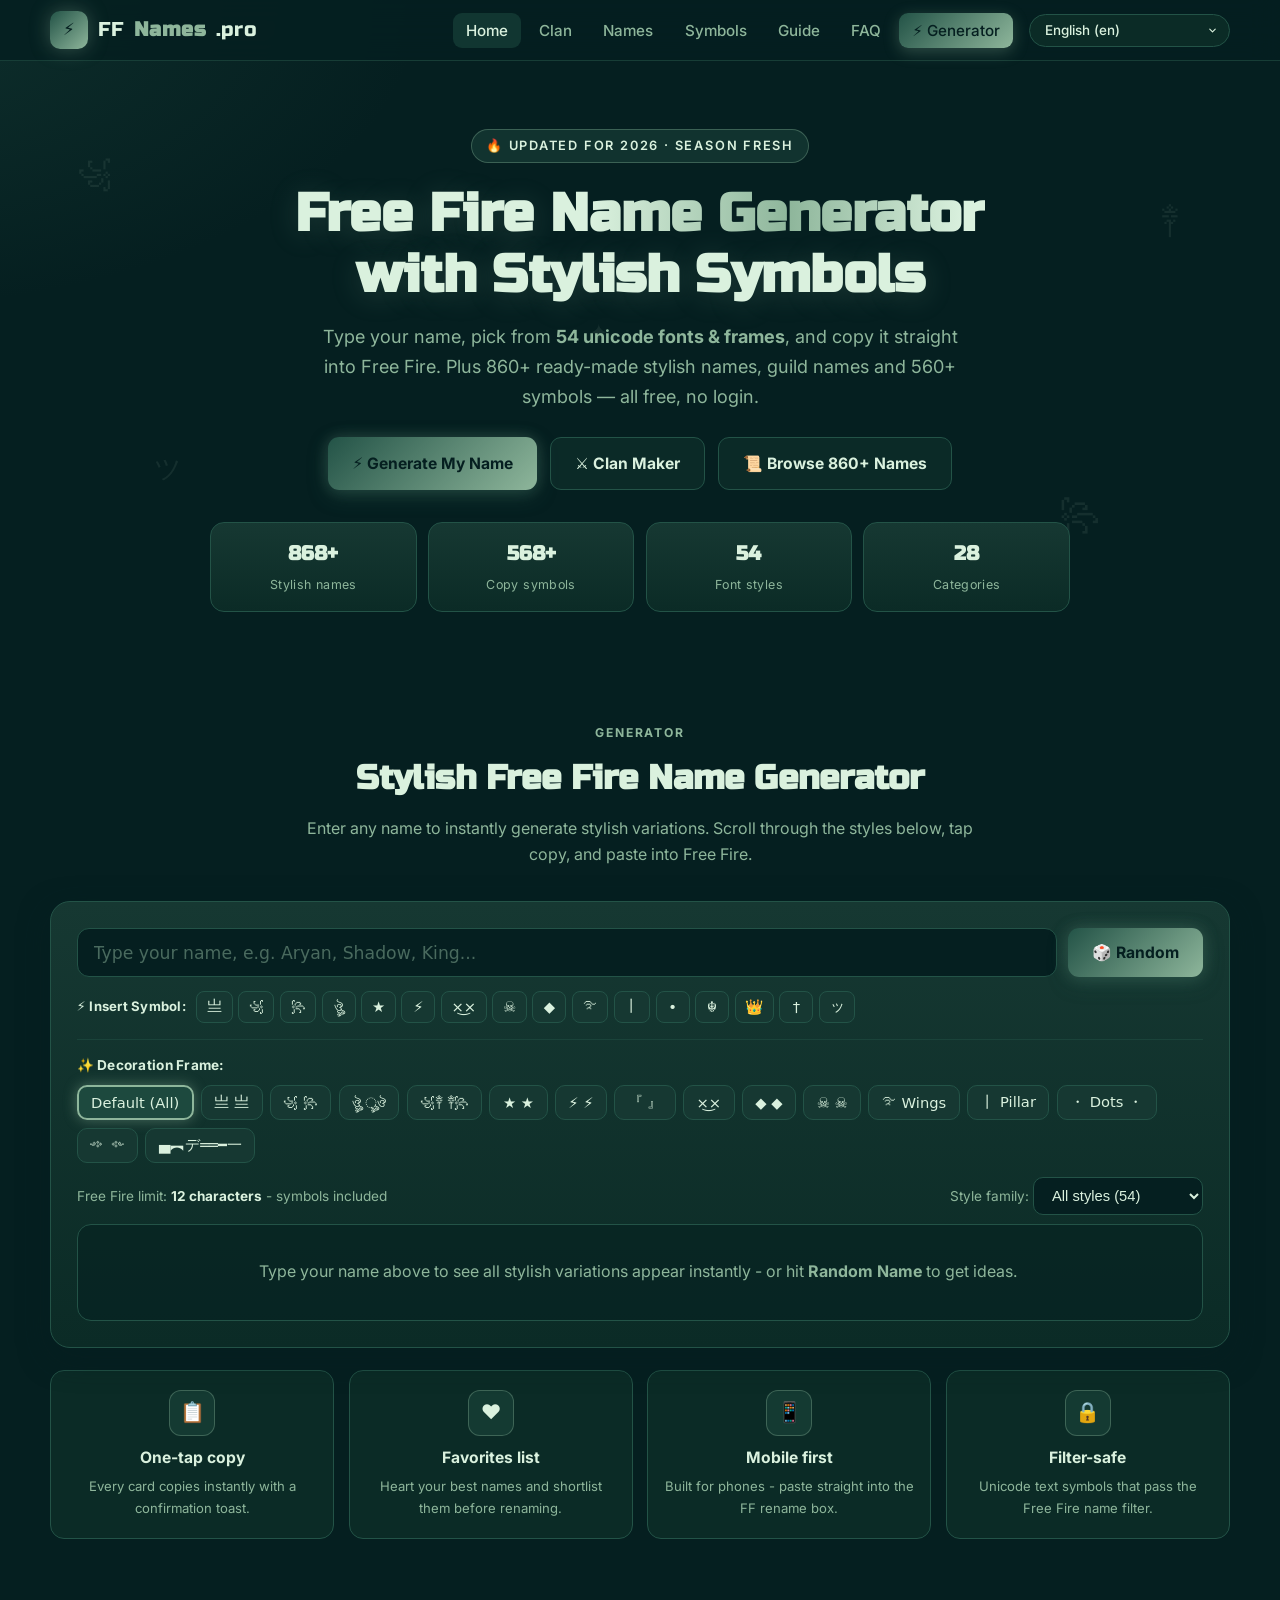
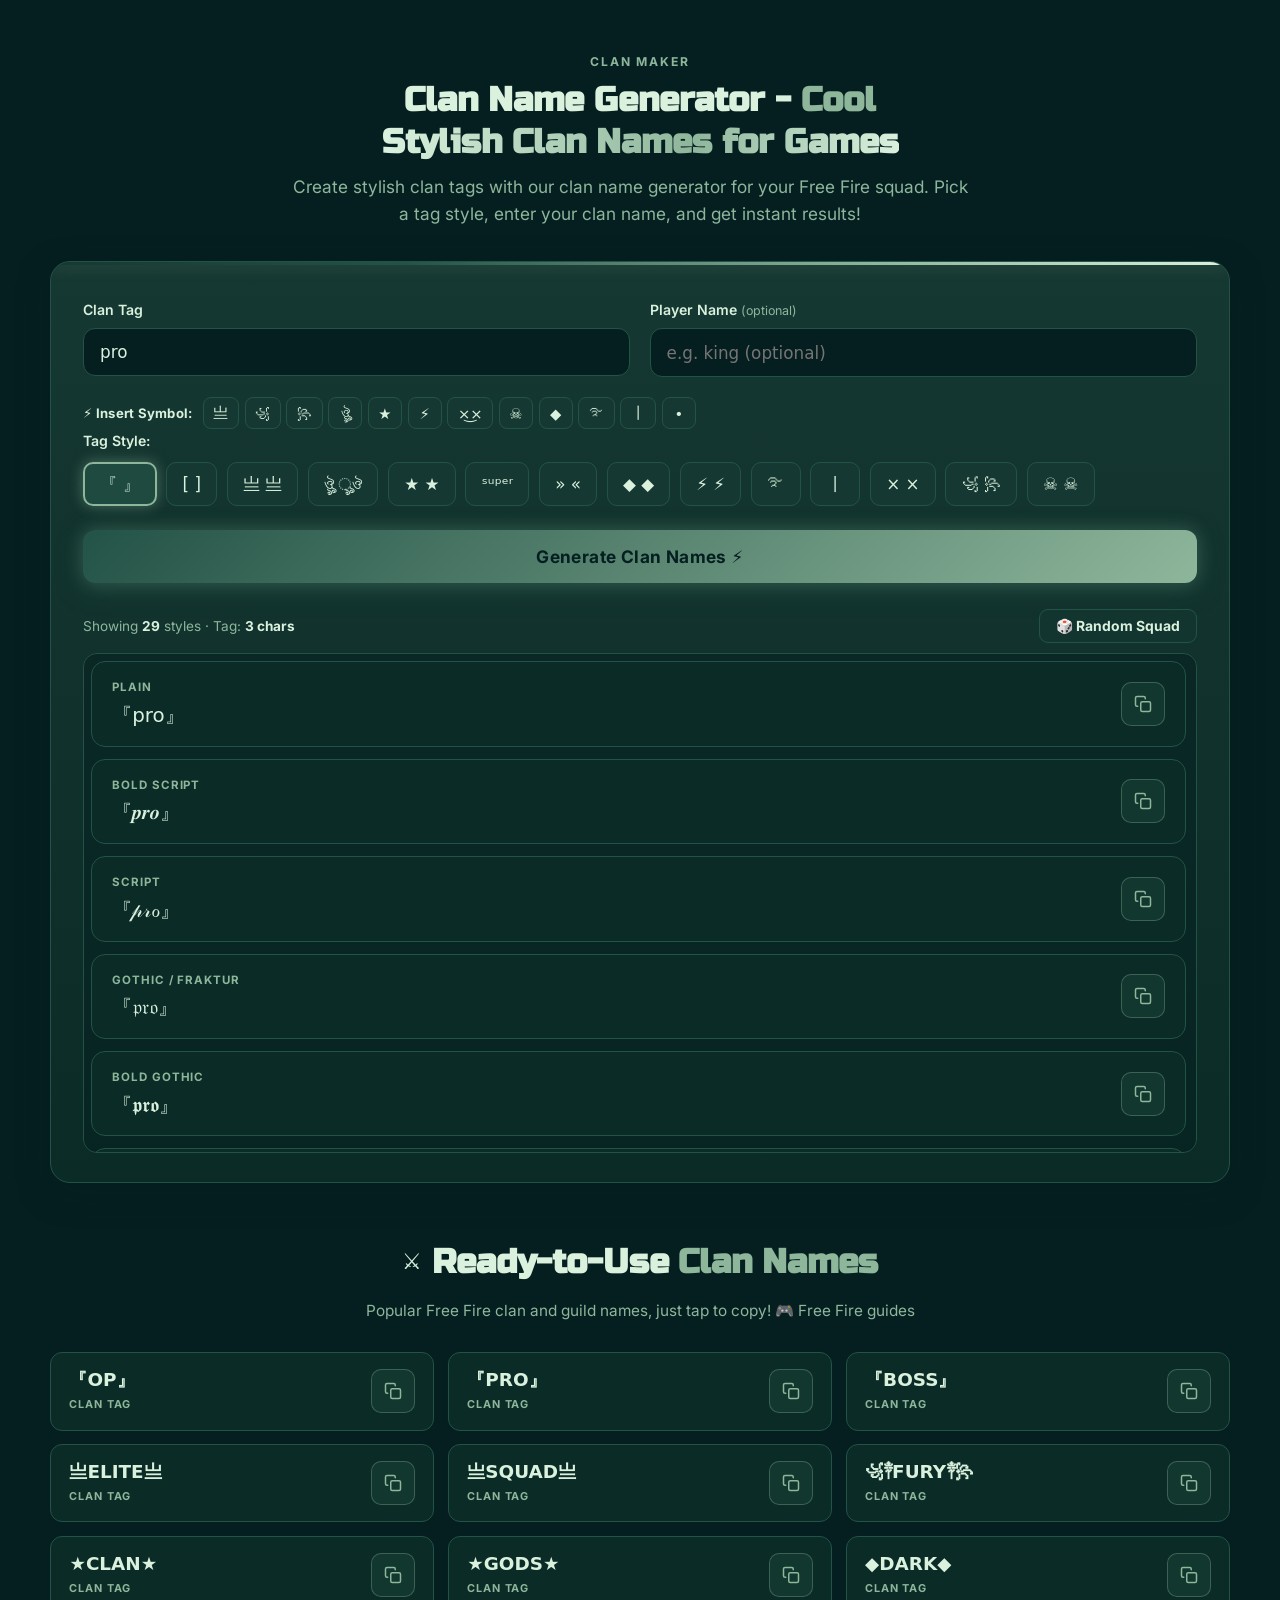
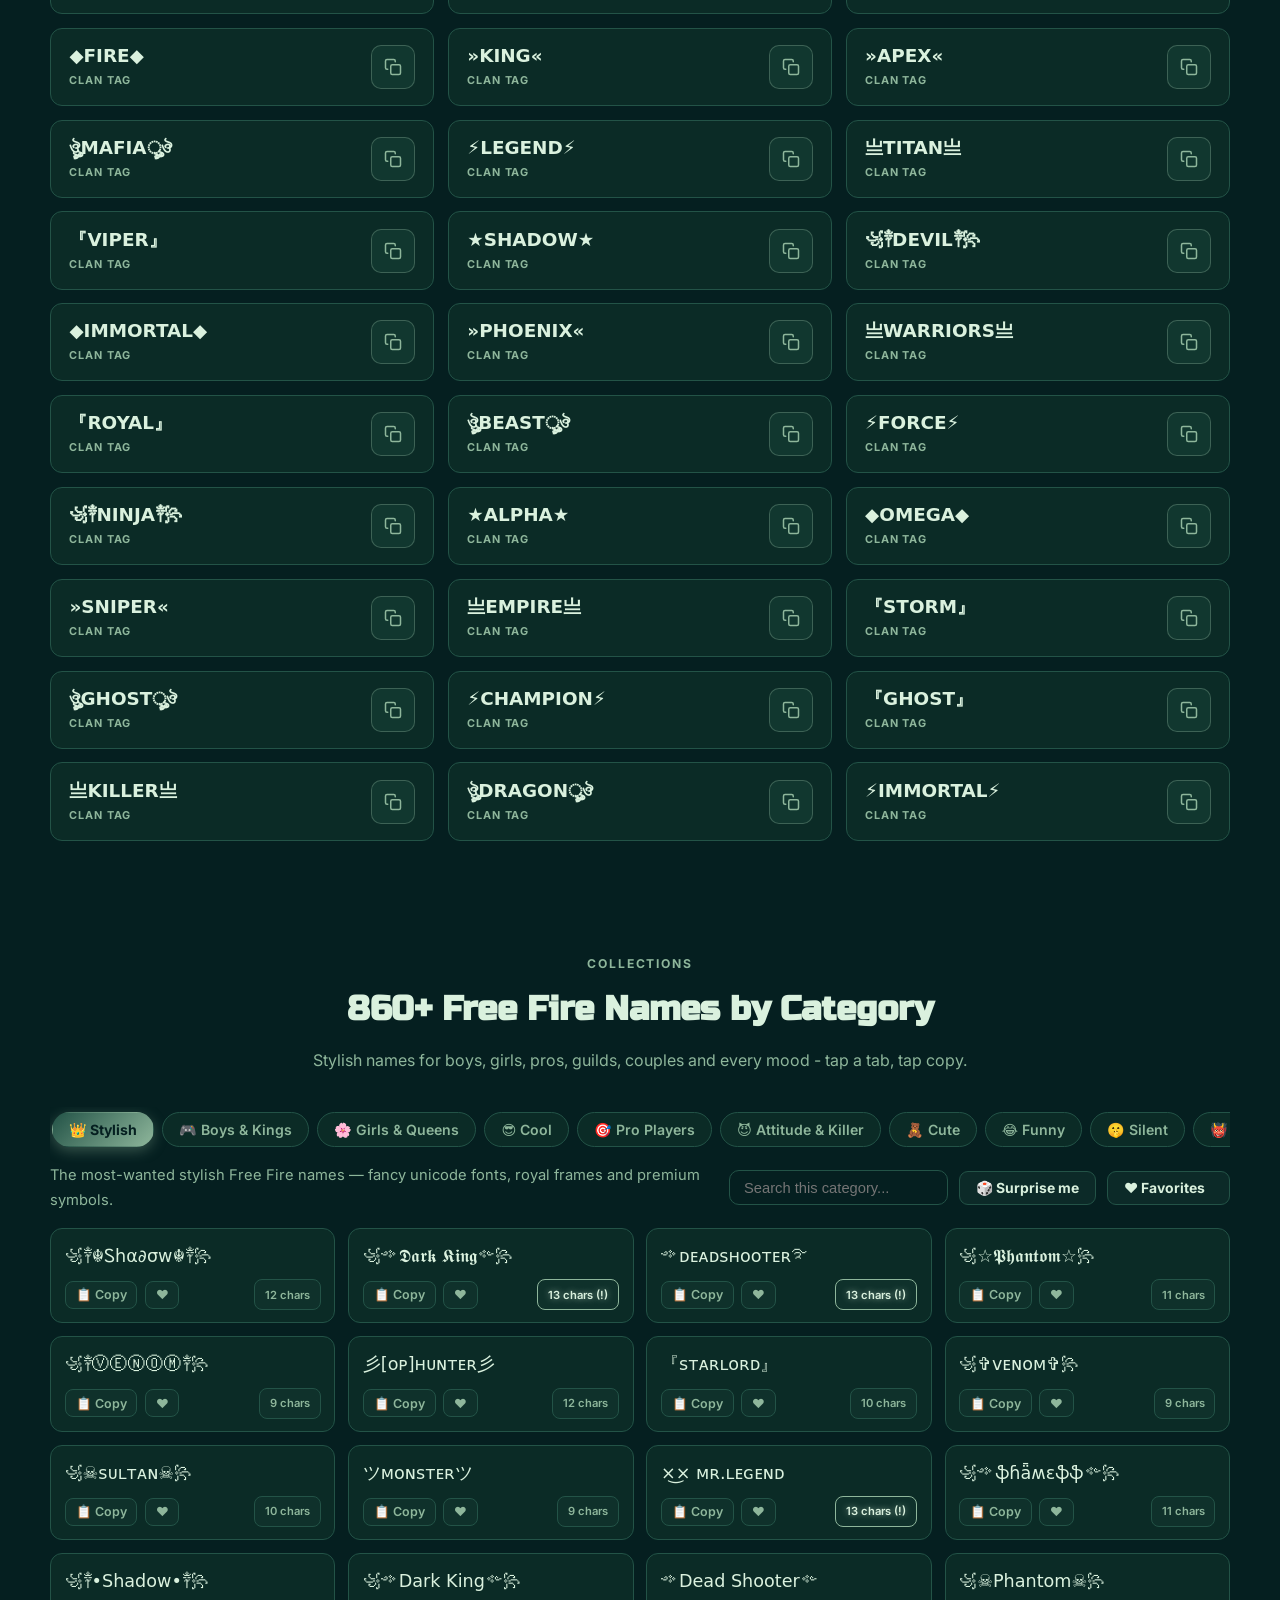
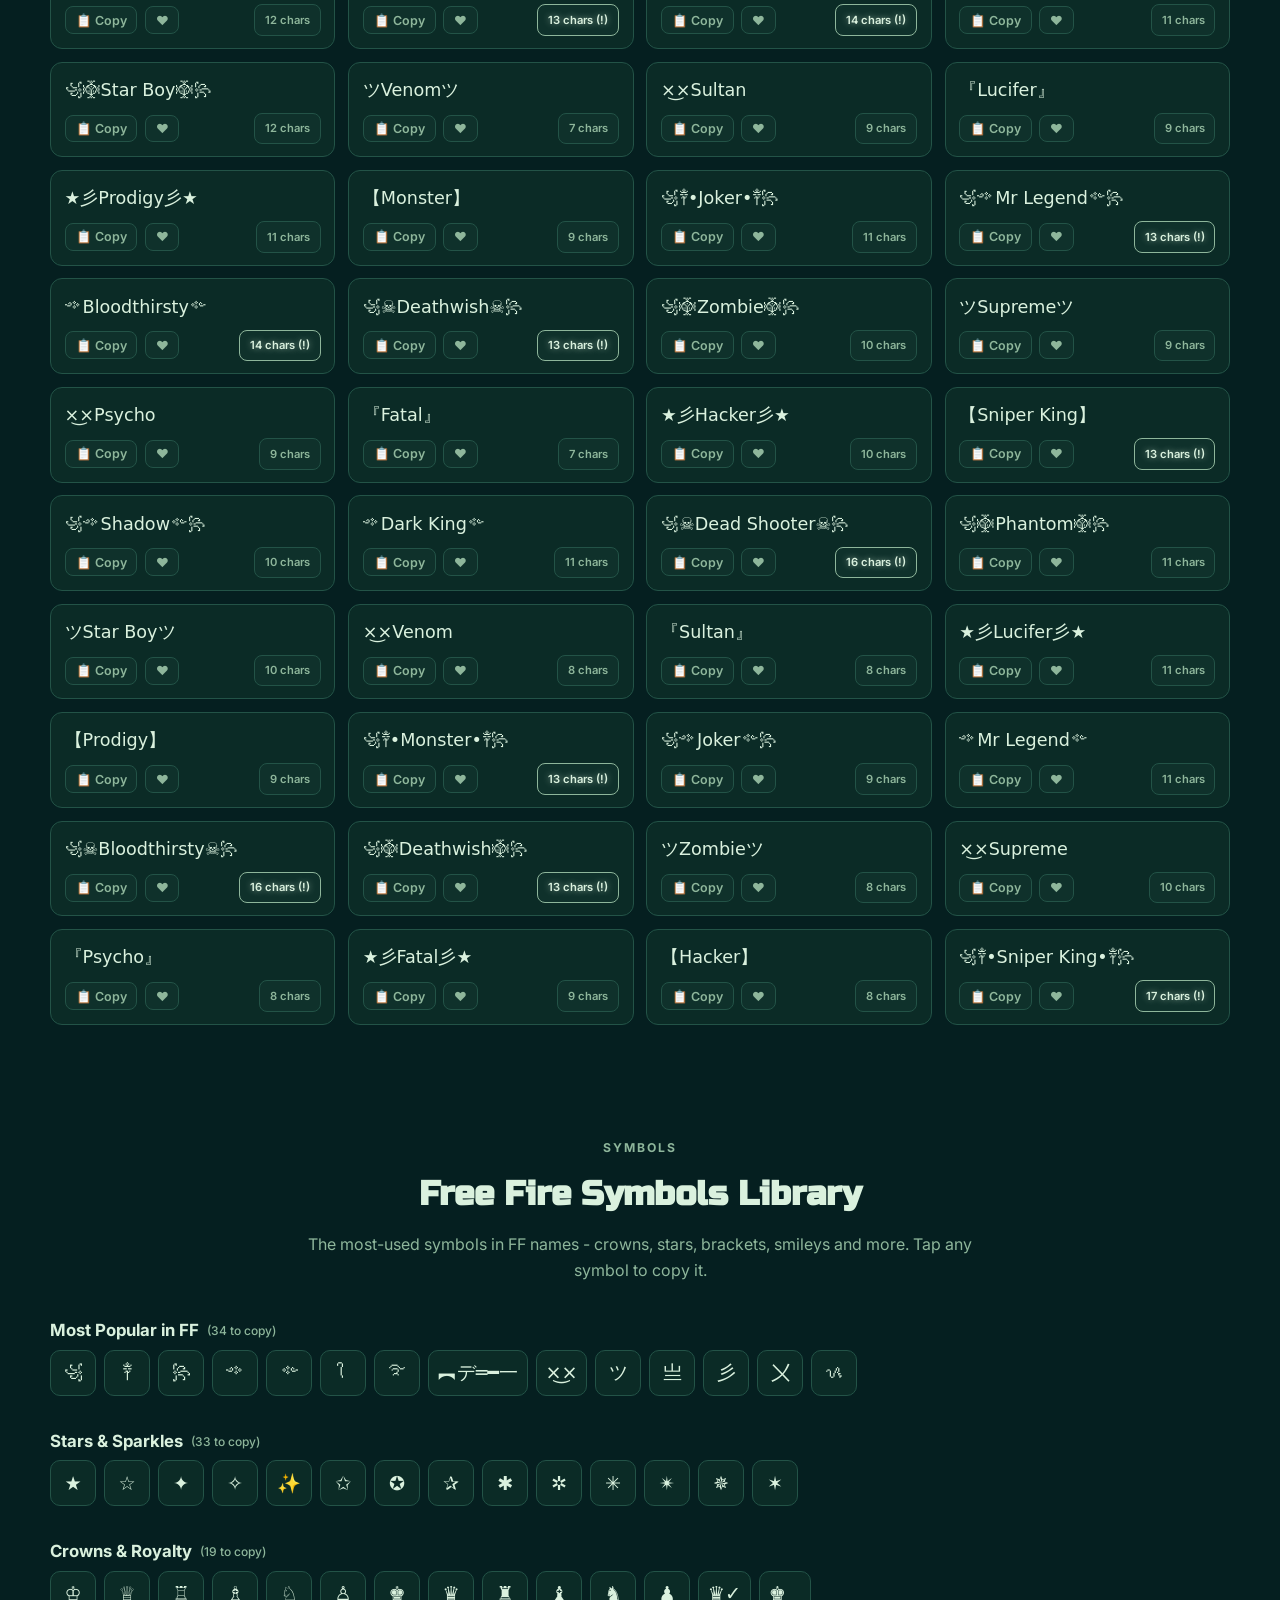
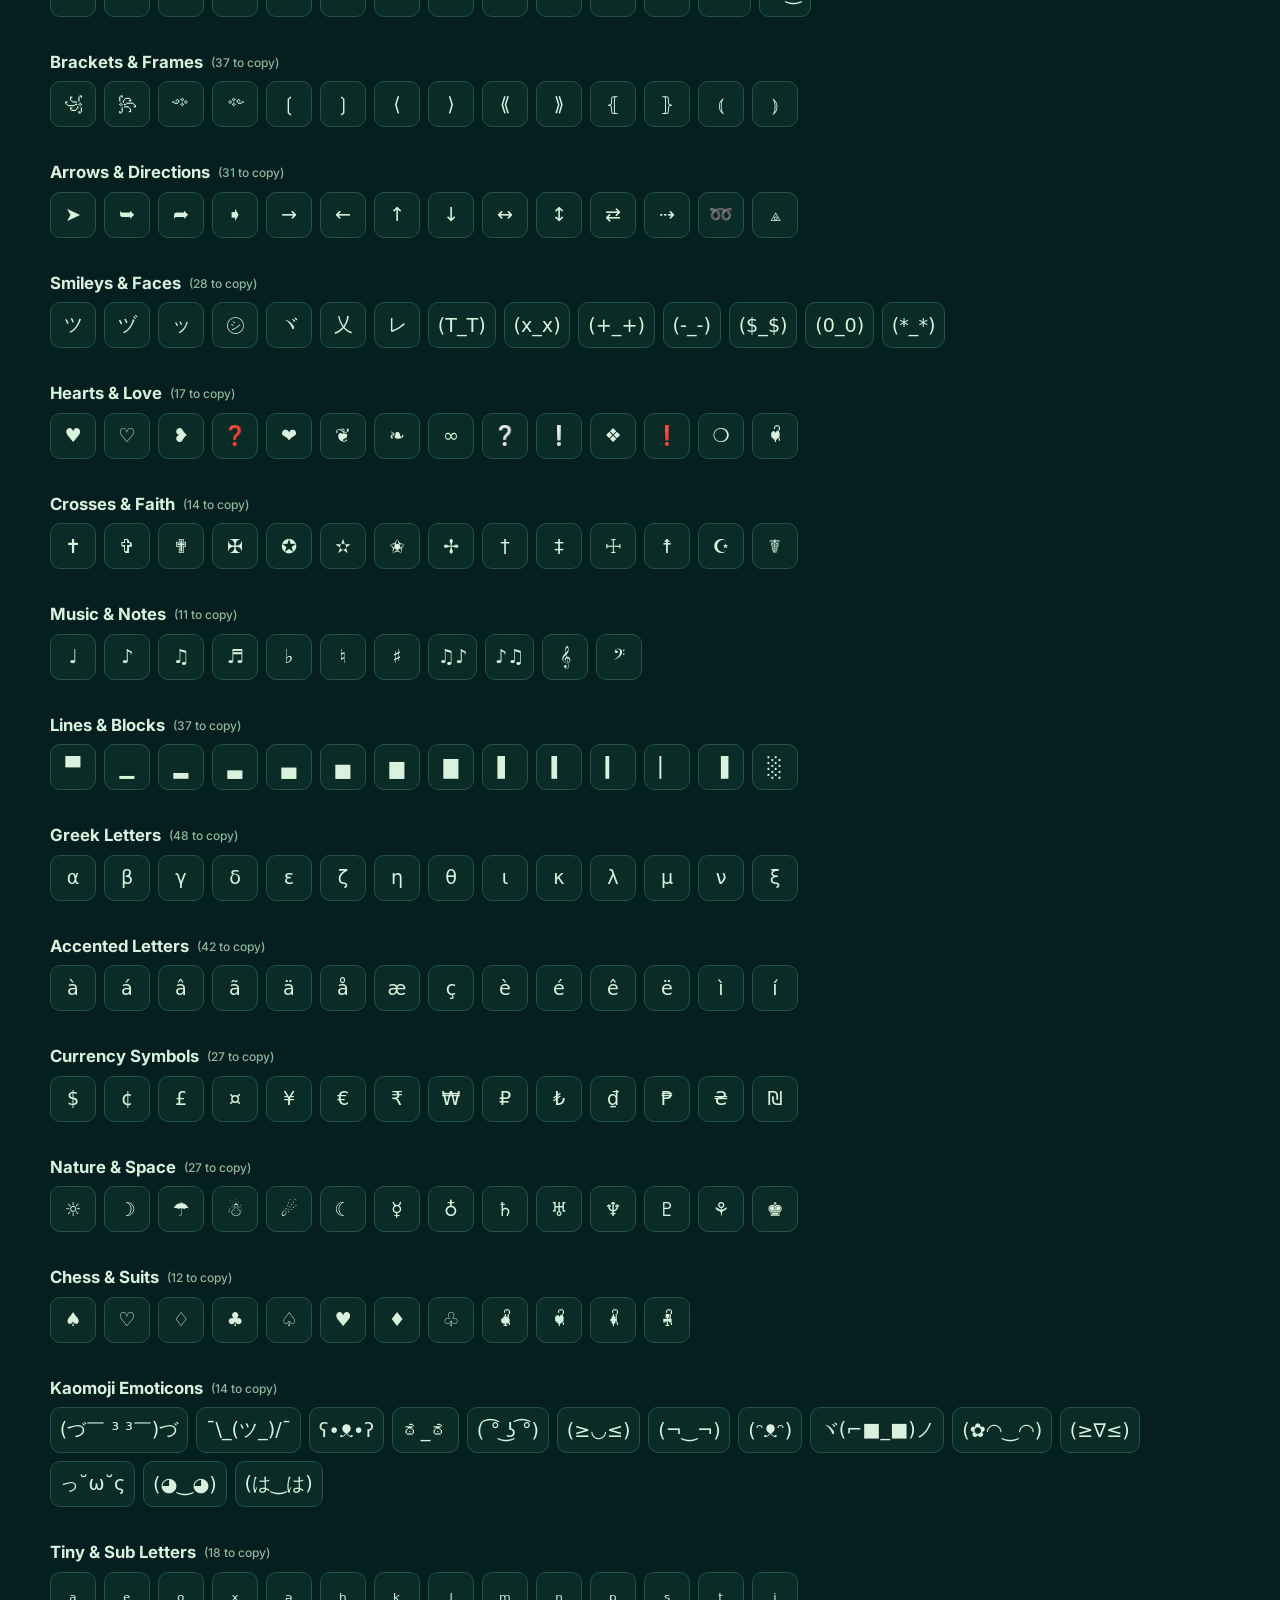
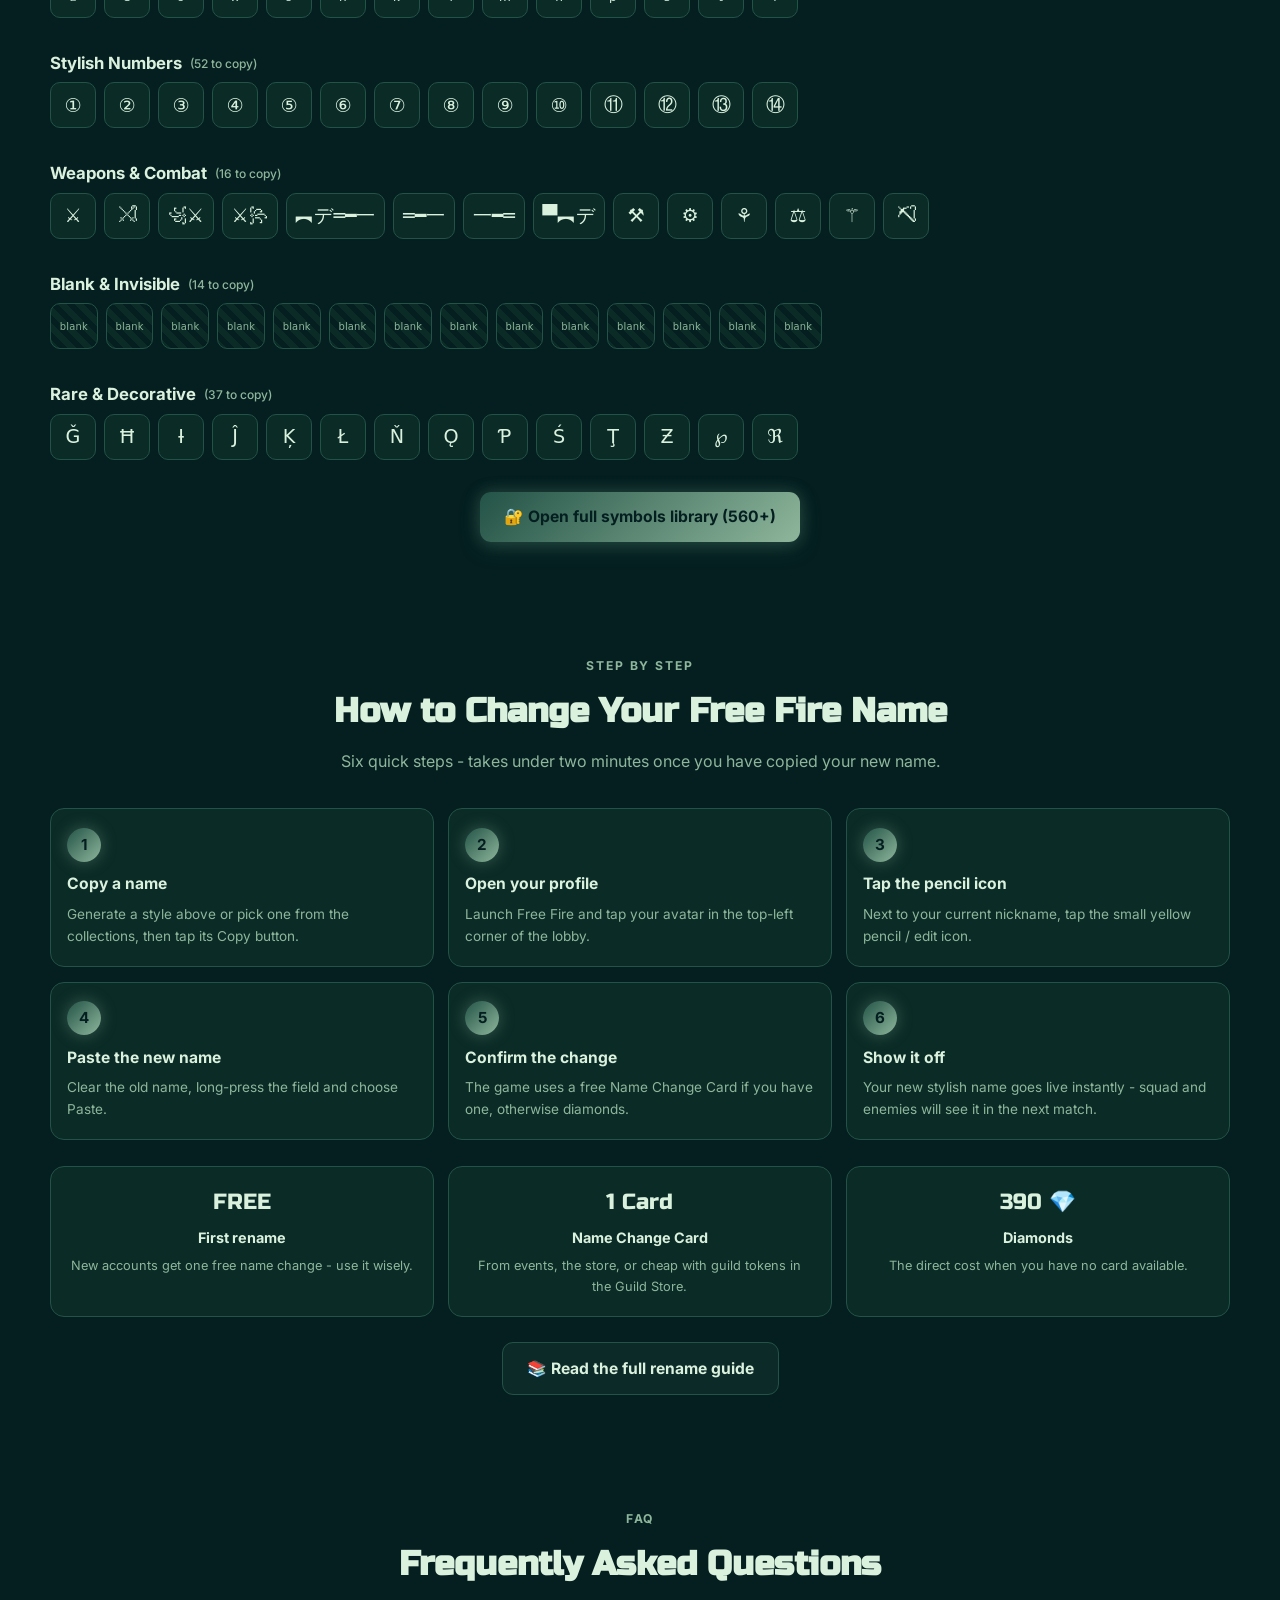
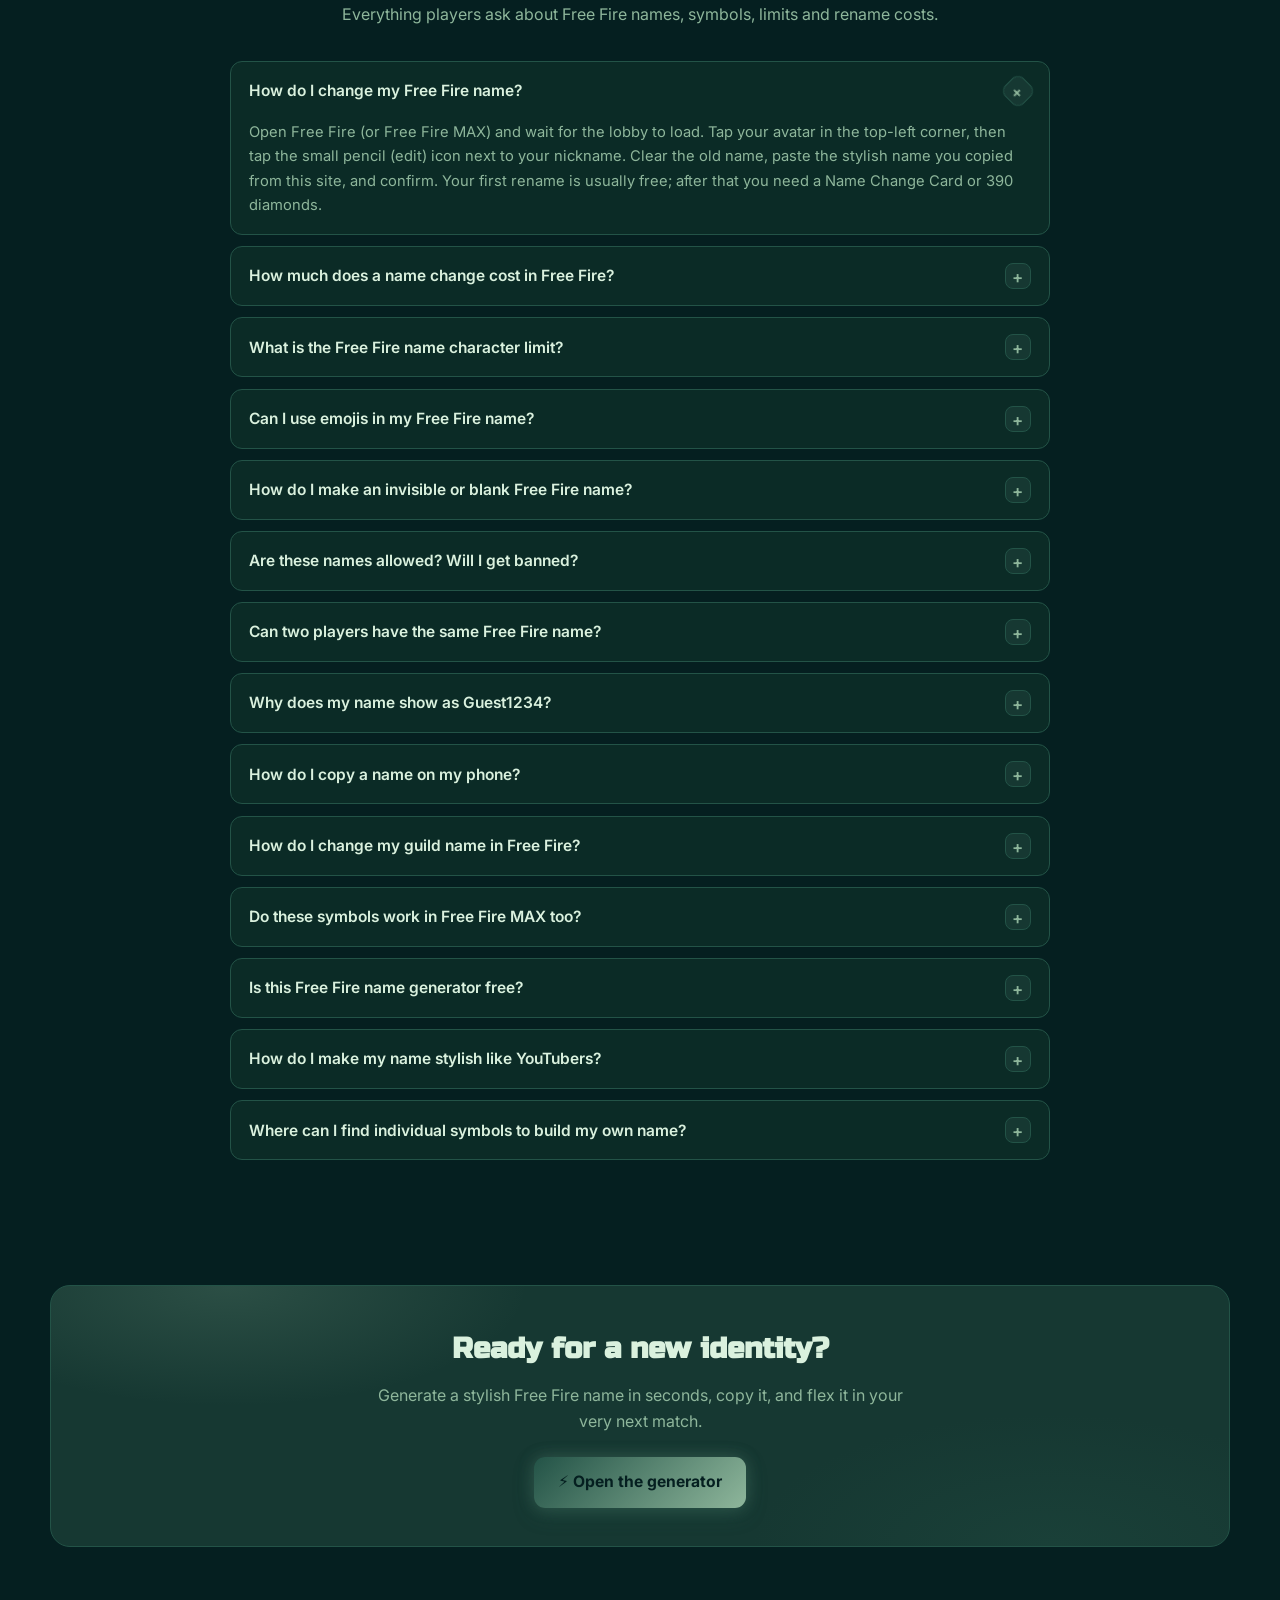
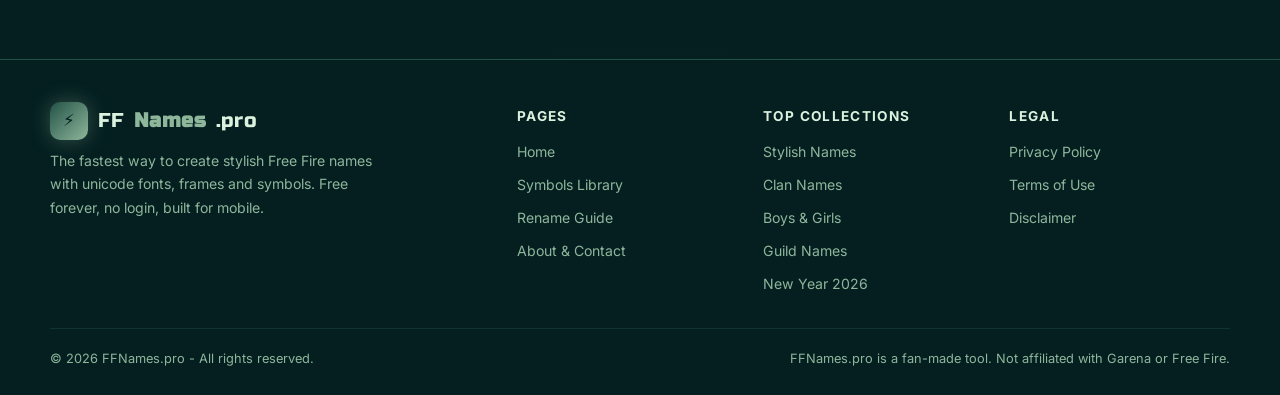
<file: index.html>
<!DOCTYPE html>
<html lang="en">
<head>
  <meta charset="UTF-8">
  <meta name="viewport" content="width=device-width, initial-scale=1.0">
  <title>Free Fire Name Generator 2026 — 860+ Stylish FF Names &amp; Symbols</title>
  <meta name="description" content="Free Fire name generator with 54 fonts and symbols. Copy 860+ stylish FF names for boys &amp; girls, guild names, kaomoji and rare symbols. Works on mobile, 100% free.">
  <meta name="keywords" content="free fire name, ff name style, free fire nickname, stylish name for fb, ff name generator, free fire symbols, ff guild names, invisible name free fire">
  <meta name="theme-color" content="#051F20">
  <link rel="canonical" href="https://ffnames.pro/">
  <meta property="og:type" content="website">
  <meta property="og:site_name" content="FFNames.pro">
  <meta property="og:title" content="Free Fire Name Generator 2026 — 860+ Stylish FF Names &amp; Symbols">
  <meta property="og:description" content="Generate stylish Free Fire names with fonts &amp; symbols, copy 860+ curated FF nicknames, guild names and rare symbols. Free &amp; mobile friendly.">
  <meta property="og:url" content="https://ffnames.pro/">
  <meta name="twitter:card" content="summary_large_image">
  <meta name="twitter:title" content="Free Fire Name Generator — Stylish FF Names &amp; Symbols">
  <meta name="twitter:description" content="54 fonts, 860+ names, 560+ symbols. Copy in one tap and set your Free Fire nickname.">
  <link rel="icon" type="image/svg+xml" href="assets/img/favicon.svg">
  <link rel="apple-touch-icon" href="assets/img/favicon.svg">
  <link rel="manifest" href="site.webmanifest">
  <link rel="preconnect" href="https://fonts.googleapis.com">
  <link rel="preconnect" href="https://fonts.gstatic.com" crossorigin>
  <link href="https://fonts.googleapis.com/css2?family=Inter:wght@400;500;600;700&family=Russo+One&display=swap" rel="stylesheet">
  <link rel="stylesheet" href="assets/css/style.css">
  <script>
    (function(){try{var l=localStorage.getItem("ff_lang");if(l&&l!=="en"){var c=l==="pt-BR"?"pt":(l==="zh"?"zh-CN":l);document.cookie="googtrans=/en/"+c+"; path=/;";}}catch(e){}})();
  </script>
  <script type="application/ld+json">
  {"@context":"https://schema.org","@type":"WebSite","name":"FFNames.pro","url":"https://ffnames.pro/","description":"Free Fire name generator with stylish fonts, symbols and curated nickname collections.","potentialAction":{"@type":"SearchAction","target":"https://ffnames.pro/symbols.html?q={search_term_string}","query-input":"required name=search_term_string"}}
  </script>
</head>
<body>

  <!-- ================= HEADER ================= -->
  <header class="site-header">
    <div class="container nav">
      <a class="brand notranslate" translate="no" href="index.html" aria-label="FFNames.pro home">
        <span class="logo">&#9889;</span>
        FF<b>Names</b>.pro
      </a>
      <ul class="nav-links" id="navLinks">
        <li><a href="index.html">Home</a></li>
        <li><a href="#clan">Clan</a></li>
        <li><a href="#names">Names</a></li>
        <li><a href="symbols.html">Symbols</a></li>
        <li><a href="guide.html">Guide</a></li>
        <li><a href="#faq">FAQ</a></li>
        <li><a href="#generator" class="nav-cta">&#9889; Generator</a></li>
      </ul>
      <div class="nav-right notranslate" translate="no">
        <div class="lang-picker-wrapper">
          <select class="lang-select" id="langSelect" aria-label="Select Language">
            <option value="en" selected>English (en)</option>
            <option value="ar">العربية (ar)</option>
            <option value="fr">Français (fr)</option>
            <option value="es">Español (es)</option>
            <option value="it">Italiano (it)</option>
            <option value="ru">Русский (ru)</option>
            <option value="de">Deutsch (de)</option>
            <option value="id">Bahasa Indonesia (id)</option>
            <option value="hi">हिन्दी (hi)</option>
            <option value="ja">日本語 (ja)</option>
            <option value="tr">Türkçe (tr)</option>
            <option value="ko">한국어 (ko)</option>
            <option value="pt-BR">Português (BR) (pt-BR)</option>
            <option value="zh">中文 (zh)</option>
            <option value="bn">বাংলা (bn)</option>
            <option value="ta">தமிழ் (ta)</option>
            <option value="te">తెలుగు (te)</option>
            <option value="th">ไทย (th)</option>
            <option value="vi">Tiếng Việt (vi)</option>
          </select>
        </div>
        <button class="nav-toggle" aria-label="Toggle menu" aria-expanded="false" aria-controls="navLinks">
          <svg width="22" height="22" viewBox="0 0 24 24" fill="none" stroke="currentColor" stroke-width="2" stroke-linecap="round"><path d="M4 7h16M4 12h16M4 17h16"/></svg>
        </button>
      </div>
    </div>
  </header>

  <main>
    <!-- ================= HERO ================= -->
    <section class="hero">
      <div class="hero-float" aria-hidden="true">
        <span>&#xA9C1;</span><span>&#x30C4;</span><span>&#x0F12;</span><span>&#xA9C2;</span><span>&#x2726;</span>
      </div>
      <div class="container hero-inner">
        <span class="kicker">&#128293; Updated for 2026 &middot; Season fresh</span>
        <h1>Free Fire <span class="grad">Name Generator</span><br>with Stylish Symbols</h1>
        <p class="lead">Type your name, pick from <b>54 unicode fonts &amp; frames</b>, and copy it straight into Free Fire. Plus 860+ ready-made stylish names, guild names and 560+ symbols &mdash; all free, no login.</p>
        <div class="hero-actions">
          <a class="btn" href="#generator">&#9889; Generate My Name</a>
          <a class="btn ghost" href="#clan">&#x2694;&#xFE0F; Clan Maker</a>
          <a class="btn ghost" href="#names">&#128220; Browse 860+ Names</a>
        </div>
        <div class="stats">
          <div class="stat"><b id="statNames">860+</b><span>Stylish names</span></div>
          <div class="stat"><b id="statSymbols">560+</b><span>Copy symbols</span></div>
          <div class="stat"><b id="statStyles">54</b><span>Font styles</span></div>
          <div class="stat"><b id="statCats">28</b><span>Categories</span></div>
        </div>
      </div>
    </section>

    <!-- ================= GENERATOR ================= -->
    <section class="section" id="generator">
      <div class="container">
        <div class="section-head">
          <span class="eyebrow">Generator</span>
          <h2>Stylish Free Fire Name Generator</h2>
          <p>Enter any name to instantly generate stylish variations. Scroll through the styles below, tap copy, and paste into Free Fire.</p>
        </div>

        <div class="gen-card">
          <div class="gen-row">
            <input id="nameInput" class="gen-input" type="text" maxlength="30" placeholder="Type your name, e.g. Aryan, Shadow, King..." autocomplete="off" aria-label="Enter your name to stylify">
            <button class="btn" id="diceBtn" type="button" title="Use a random gamer name">&#127922; Random</button>
          </div>

          <!-- Quick Insert Symbols Strip -->
          <div class="gen-quick-bar">
            <span class="gen-quick-label">&#9889; Insert Symbol:</span>
            <div class="gen-quick-list notranslate" id="quickSymsList" translate="no" role="toolbar" aria-label="Quick symbols to insert">
              <button type="button" class="quick-sym-btn notranslate" translate="no" data-sym="亗" title="Insert 亗">亗</button>
              <button type="button" class="quick-sym-btn notranslate" translate="no" data-sym="꧁" title="Insert ꧁">꧁</button>
              <button type="button" class="quick-sym-btn notranslate" translate="no" data-sym="꧂" title="Insert ꧂">꧂</button>
              <button type="button" class="quick-sym-btn notranslate" translate="no" data-sym="ঔৣ" title="Insert ঔৣ">ঔৣ</button>
              <button type="button" class="quick-sym-btn notranslate" translate="no" data-sym="★" title="Insert ★">★</button>
              <button type="button" class="quick-sym-btn notranslate" translate="no" data-sym="⚡" title="Insert ⚡">⚡</button>
              <button type="button" class="quick-sym-btn notranslate" translate="no" data-sym="×͜×" title="Insert ×͜×">×͜×</button>
              <button type="button" class="quick-sym-btn notranslate" translate="no" data-sym="☠" title="Insert ☠">☠</button>
              <button type="button" class="quick-sym-btn notranslate" translate="no" data-sym="◆" title="Insert ◆">◆</button>
              <button type="button" class="quick-sym-btn notranslate" translate="no" data-sym="࿐" title="Insert ࿐">࿐</button>
              <button type="button" class="quick-sym-btn notranslate" translate="no" data-sym="丨" title="Insert 丨">丨</button>
              <button type="button" class="quick-sym-btn notranslate" translate="no" data-sym="•" title="Insert •">•</button>
              <button type="button" class="quick-sym-btn notranslate" translate="no" data-sym="☬" title="Insert ☬">☬</button>
              <button type="button" class="quick-sym-btn notranslate" translate="no" data-sym="👑" title="Insert 👑">👑</button>
              <button type="button" class="quick-sym-btn notranslate" translate="no" data-sym="†" title="Insert †">†</button>
              <button type="button" class="quick-sym-btn notranslate" translate="no" data-sym="ッ" title="Insert ッ">ッ</button>
            </div>
          </div>

          <!-- Decoration Frame Selector -->
          <div class="gen-decor-section">
            <div class="gen-decor-head">
              <span class="gen-decor-label">&#10024; Decoration Frame:</span>
              <button type="button" class="gen-decor-reset" id="decorResetBtn" style="display:none">&#10005; Reset Frame</button>
            </div>
            <div class="gen-decor-list notranslate" id="genDecorList" translate="no" role="radiogroup" aria-label="Decoration frame selector">
              <button type="button" class="gen-decor-btn active" data-decor="none" role="radio" aria-checked="true">Default (All)</button>
              <button type="button" class="gen-decor-btn" data-decor="crown" role="radio" aria-checked="false">亗 亗</button>
              <button type="button" class="gen-decor-btn" data-decor="angel" role="radio" aria-checked="false">꧁ ꧂</button>
              <button type="button" class="gen-decor-btn" data-decor="wings" role="radio" aria-checked="false">ঔৣ ৣঔ</button>
              <button type="button" class="gen-decor-btn" data-decor="firewall" role="radio" aria-checked="false">꧁༒ ༒꧂</button>
              <button type="button" class="gen-decor-btn" data-decor="stars" role="radio" aria-checked="false">★ ★</button>
              <button type="button" class="gen-decor-btn" data-decor="lightning" role="radio" aria-checked="false">⚡ ⚡</button>
              <button type="button" class="gen-decor-btn" data-decor="corners" role="radio" aria-checked="false">『 』</button>
              <button type="button" class="gen-decor-btn" data-decor="smirk" role="radio" aria-checked="false">×͜×</button>
              <button type="button" class="gen-decor-btn" data-decor="diamonds" role="radio" aria-checked="false">◆ ◆</button>
              <button type="button" class="gen-decor-btn" data-decor="skull" role="radio" aria-checked="false">☠ ☠</button>
              <button type="button" class="gen-decor-btn" data-decor="flourish" role="radio" aria-checked="false">࿐ Wings</button>
              <button type="button" class="gen-decor-btn" data-decor="pillar" role="radio" aria-checked="false">丨 Pillar</button>
              <button type="button" class="gen-decor-btn" data-decor="dots" role="radio" aria-checked="false">・ Dots ・</button>
              <button type="button" class="gen-decor-btn" data-decor="aesthetic" role="radio" aria-checked="false">༺ ༻</button>
              <button type="button" class="gen-decor-btn" data-decor="sniper" role="radio" aria-checked="false">▄︻デ══━一</button>
            </div>
          </div>

          <div class="gen-meta">
            <span class="char-count" id="charCount">Free Fire limit: <b>12 characters</b> - symbols included</span>
            <label class="gen-hint" for="styleSelect">Style family:
              <select id="styleSelect" class="names-search" style="min-width:170px" aria-label="Filter generator styles"></select>
            </label>
          </div>
          <div class="gen-scroll-wrap" id="genScrollWrap">
            <div class="gen-grid notranslate" id="genGrid" translate="no" aria-live="polite"></div>
          </div>
        </div>

        <div class="features" style="margin-top:1.4rem">
          <div class="feature"><div class="ico">&#128203;</div><h3>One-tap copy</h3><p>Every card copies instantly with a confirmation toast.</p></div>
          <div class="feature"><div class="ico">&#9829;</div><h3>Favorites list</h3><p>Heart your best names and shortlist them before renaming.</p></div>
          <div class="feature"><div class="ico">&#128241;</div><h3>Mobile first</h3><p>Built for phones - paste straight into the FF rename box.</p></div>
          <div class="feature"><div class="ico">&#128274;</div><h3>Filter-safe</h3><p>Unicode text symbols that pass the Free Fire name filter.</p></div>
        </div>
      </div>
    </section>

    <!-- ================= CLAN GENERATOR ================= -->
    <section class="section" id="clan">
      <div class="container">
        <div class="section-head">
          <span class="eyebrow">Clan Maker</span>
          <h2 class="clan-heading">Clan Name Generator - <span class="clan-cool">Cool</span><br><span class="clan-grad">Stylish Clan Names for Games</span></h2>
          <p class="clan-sub">Create stylish clan tags with our clan name generator for your Free Fire squad. Pick a tag style, enter your clan name, and get instant results!</p>
        </div>

        <div class="clan-card">
          <div class="clan-inputs-grid">
            <div class="clan-field">
              <label for="clanTagInput">Clan Tag</label>
              <input id="clanTagInput" class="clan-input" type="text" maxlength="20" placeholder="pro" value="pro" autocomplete="off" aria-label="Clan tag">
            </div>
            <div class="clan-field">
              <label for="clanPlayerInput">Player Name <span class="clan-optional">(optional)</span></label>
              <input id="clanPlayerInput" class="clan-input" type="text" maxlength="24" placeholder="e.g. king (optional)" value="" autocomplete="off" aria-label="Player name (optional)">
            </div>
          </div>

          <!-- Quick Symbols for Clan -->
          <div class="clan-quick-bar">
            <span class="clan-quick-label">&#9889; Insert Symbol:</span>
            <div class="clan-quick-list notranslate" id="clanQuickSyms" translate="no" role="toolbar" aria-label="Clan quick symbols">
              <button type="button" class="quick-sym-btn notranslate" translate="no" data-sym="亗" title="Insert 亗">亗</button>
              <button type="button" class="quick-sym-btn notranslate" translate="no" data-sym="꧁" title="Insert ꧁">꧁</button>
              <button type="button" class="quick-sym-btn notranslate" translate="no" data-sym="꧂" title="Insert ꧂">꧂</button>
              <button type="button" class="quick-sym-btn notranslate" translate="no" data-sym="ঔৣ" title="Insert ঔৣ">ঔৣ</button>
              <button type="button" class="quick-sym-btn notranslate" translate="no" data-sym="★" title="Insert ★">★</button>
              <button type="button" class="quick-sym-btn notranslate" translate="no" data-sym="⚡" title="Insert ⚡">⚡</button>
              <button type="button" class="quick-sym-btn notranslate" translate="no" data-sym="×͜×" title="Insert ×͜×">×͜×</button>
              <button type="button" class="quick-sym-btn notranslate" translate="no" data-sym="☠" title="Insert ☠">☠</button>
              <button type="button" class="quick-sym-btn notranslate" translate="no" data-sym="◆" title="Insert ◆">◆</button>
              <button type="button" class="quick-sym-btn notranslate" translate="no" data-sym="࿐" title="Insert ࿐">࿐</button>
              <button type="button" class="quick-sym-btn notranslate" translate="no" data-sym="丨" title="Insert 丨">丨</button>
              <button type="button" class="quick-sym-btn notranslate" translate="no" data-sym="•" title="Insert •">•</button>
            </div>
          </div>

          <div class="clan-styles-section">
            <span class="clan-styles-label">Tag Style:</span>
            <div class="clan-styles-list notranslate" id="clanStylesList" translate="no" role="radiogroup" aria-label="Tag style selection">
              <button type="button" class="clan-style-btn active" data-style="brackets-corner" role="radio" aria-checked="true">『 』</button>
              <button type="button" class="clan-style-btn" data-style="brackets-square" role="radio" aria-checked="false">[ ]</button>
              <button type="button" class="clan-style-btn" data-style="crown" role="radio" aria-checked="false">亗 亗</button>
              <button type="button" class="clan-style-btn" data-style="wings" role="radio" aria-checked="false">ঔৣ ৣঔ</button>
              <button type="button" class="clan-style-btn" data-style="stars" role="radio" aria-checked="false">★ ★</button>
              <button type="button" class="clan-style-btn" data-style="super" role="radio" aria-checked="false">ˢᵘᵖᵉʳ</button>
              <button type="button" class="clan-style-btn" data-style="arrows" role="radio" aria-checked="false">» «</button>
              <button type="button" class="clan-style-btn" data-style="diamonds" role="radio" aria-checked="false">◆ ◆</button>
              <button type="button" class="clan-style-btn" data-style="lightning" role="radio" aria-checked="false">⚡ ⚡</button>
              <button type="button" class="clan-style-btn" data-style="flourish" role="radio" aria-checked="false">࿐</button>
              <button type="button" class="clan-style-btn" data-style="slash" role="radio" aria-checked="false">丨</button>
              <button type="button" class="clan-style-btn" data-style="cross" role="radio" aria-checked="false">× ×</button>
              <button type="button" class="clan-style-btn" data-style="angel" role="radio" aria-checked="false">꧁ ꧂</button>
              <button type="button" class="clan-style-btn" data-style="skull" role="radio" aria-checked="false">☠ ☠</button>
            </div>
          </div>

          <button id="generateClanBtn" class="btn clan-gen-btn" type="button">
            Generate Clan Names &#9889;
          </button>

          <div class="clan-results-container" id="clanResultsContainer">
            <div class="clan-results-meta">
              <span id="clanResultsCount" class="char-count">Live preview: <b>Ready</b></span>
              <button class="btn small ghost" id="clanDiceBtn" type="button" title="Random clan tag and player">&#127922; Random Squad</button>
            </div>
            <div class="gen-scroll-wrap" id="clanScrollWrap">
              <div class="clan-results-list notranslate" id="clanGrid" translate="no" aria-live="polite"></div>
            </div>
          </div>
        </div>

        <!-- ================= READY-TO-USE CLAN NAMES (IMAGE 2) ================= -->
        <div class="ready-clan-section" id="readyClans">
          <div class="ready-clan-head">
            <h3 class="ready-clan-title"><span class="ready-clan-icon">&#x2694;&#xFE0F;</span> Ready-to-Use <span class="ready-clan-grad">Clan Names</span></h3>
            <p class="ready-clan-sub">Popular Free Fire clan and guild names, just tap to copy! &#127918; <a href="guide.html" class="ready-clan-link">Free Fire guides</a></p>
          </div>
          <div class="ready-clan-grid notranslate" id="readyClanGrid" translate="no"></div>
        </div>
      </div>
    </section>

    <!-- ================= NAMES ================= -->
    <section class="section" id="names">
      <div class="container">
        <div class="section-head">
          <span class="eyebrow">Collections</span>
          <h2>860+ Free Fire Names by Category</h2>
          <p>Stylish names for boys, girls, pros, guilds, couples and every mood - tap a tab, tap copy.</p>
        </div>
        <div class="tabs" id="tabBar" role="tablist" aria-label="Name categories"></div>
        <div class="names-toolbar">
          <p class="blurb" id="tabBlurb"></p>
          <input id="namesSearch" class="names-search" type="search" placeholder="Search this category..." aria-label="Filter names in current category">
          <button class="btn small ghost" id="randomNameBtn" type="button" title="Copy a random ready-made name">&#127922; Surprise me</button>
          <button class="btn small ghost" id="openFavBtn" type="button">&#9829; Favorites <span id="favCount"></span></button>
        </div>
        <div class="names-grid notranslate" id="namesGrid" translate="no"></div>
      </div>
    </section>

    <!-- ================= SYMBOLS PREVIEW ================= -->
    <section class="section" id="symbols-preview">
      <div class="container">
        <div class="section-head">
          <span class="eyebrow">Symbols</span>
          <h2>Free Fire Symbols Library</h2>
          <p>The most-used symbols in FF names - crowns, stars, brackets, smileys and more. Tap any symbol to copy it.</p>
        </div>
        <div id="symbolsHome" class="notranslate" translate="no"></div>
        <div style="text-align:center;margin-top:.6rem">
          <a class="btn" href="symbols.html">&#128272; Open full symbols library (560+)</a>
        </div>
      </div>
    </section>

    <!-- ================= HOW TO ================= -->
    <section class="section" id="howto">
      <div class="container">
        <div class="section-head">
          <span class="eyebrow">Step by step</span>
          <h2>How to Change Your Free Fire Name</h2>
          <p>Six quick steps - takes under two minutes once you have copied your new name.</p>
        </div>
        <div class="steps">
          <div class="step"><div class="num">1</div><h3>Copy a name</h3><p>Generate a style above or pick one from the collections, then tap its Copy button.</p></div>
          <div class="step"><div class="num">2</div><h3>Open your profile</h3><p>Launch Free Fire and tap your avatar in the top-left corner of the lobby.</p></div>
          <div class="step"><div class="num">3</div><h3>Tap the pencil icon</h3><p>Next to your current nickname, tap the small yellow pencil / edit icon.</p></div>
          <div class="step"><div class="num">4</div><h3>Paste the new name</h3><p>Clear the old name, long-press the field and choose Paste.</p></div>
          <div class="step"><div class="num">5</div><h3>Confirm the change</h3><p>The game uses a free Name Change Card if you have one, otherwise diamonds.</p></div>
          <div class="step"><div class="num">6</div><h3>Show it off</h3><p>Your new stylish name goes live instantly - squad and enemies will see it in the next match.</p></div>
        </div>
        <div class="cost-grid">
          <div class="cost"><div class="amt">FREE</div><h3>First rename</h3><p>New accounts get one free name change - use it wisely.</p></div>
          <div class="cost"><div class="amt">1 Card</div><h3>Name Change Card</h3><p>From events, the store, or cheap with guild tokens in the Guild Store.</p></div>
          <div class="cost"><div class="amt">390 &#128142;</div><h3>Diamonds</h3><p>The direct cost when you have no card available.</p></div>
        </div>
        <div style="text-align:center;margin-top:1.6rem">
          <a class="btn ghost" href="guide.html">&#128218; Read the full rename guide</a>
        </div>
      </div>
    </section>

    <!-- ================= FAQ ================= -->
    <section class="section" id="faq">
      <div class="container">
        <div class="section-head">
          <span class="eyebrow">FAQ</span>
          <h2>Frequently Asked Questions</h2>
          <p>Everything players ask about Free Fire names, symbols, limits and rename costs.</p>
        </div>
        <div class="faq-list" id="faqList"></div>
      </div>
    </section>

    <!-- ================= CTA ================= -->
    <section class="section">
      <div class="container">
        <div class="cta-band">
          <h2>Ready for a new identity?</h2>
          <p>Generate a stylish Free Fire name in seconds, copy it, and flex it in your very next match.</p>
          <a class="btn" href="#generator">&#9889; Open the generator</a>
        </div>
      </div>
    </section>
  </main>

  <!-- ================= FOOTER ================= -->
  <footer class="site-footer">
    <div class="container">
      <div class="footer-grid">
        <div class="footer-about">
          <a class="brand" href="index.html"><span class="logo">&#9889;</span> FF<b>Names</b>.pro</a>
          <p>The fastest way to create stylish Free Fire names with unicode fonts, frames and symbols. Free forever, no login, built for mobile.</p>
        </div>
        <div>
          <h4>Pages</h4>
          <ul>
            <li><a href="index.html">Home</a></li>
            <li><a href="symbols.html">Symbols Library</a></li>
            <li><a href="guide.html">Rename Guide</a></li>
            <li><a href="about.html">About &amp; Contact</a></li>
          </ul>
        </div>
        <div>
          <h4>Top Collections</h4>
          <ul>
            <li><a href="index.html#names">Stylish Names</a></li>
            <li><a href="index.html#clan">Clan Names</a></li>
            <li><a href="index.html#names">Boys &amp; Girls</a></li>
            <li><a href="index.html#names">Guild Names</a></li>
            <li><a href="index.html#names">New Year 2026</a></li>
          </ul>
        </div>
        <div>
          <h4>Legal</h4>
          <ul>
            <li><a href="privacy.html">Privacy Policy</a></li>
            <li><a href="terms.html">Terms of Use</a></li>
            <li><a href="about.html#disclaimer">Disclaimer</a></li>
          </ul>
        </div>
      </div>
      <div class="footer-bottom">
        <span>&copy; 2026 FFNames.pro - All rights reserved.</span>
        <span>FFNames.pro is a fan-made tool. Not affiliated with Garena or Free Fire.</span>
      </div>
    </div>
  </footer>

  <!-- ================= TOAST / MODAL / TO-TOP ================= -->
  <div class="toast" id="toast" role="status" aria-live="polite"></div>

  <div class="modal-overlay" id="favModal" role="dialog" aria-modal="true" aria-label="Your favorite names">
    <div class="modal">
      <div class="modal-head">
        <h3>&#9829; Your Favorites <span id="favCount"></span></h3>
        <button class="modal-close" id="favCloseBtn" type="button" aria-label="Close favorites">&#10005;</button>
      </div>
      <div class="modal-actions">
        <button class="btn small" id="favCopyAllBtn" type="button">&#128203; Copy all</button>
        <button class="btn small ghost" id="favClearBtn" type="button">Clear all</button>
      </div>
      <div class="fav-list" id="favList"></div>
    </div>
  </div>

  <button class="to-top" type="button" aria-label="Back to top">&#8593;</button>

  <script src="assets/js/data.js"></script>
  <script src="assets/js/symbols-data.js"></script>
  <script src="assets/js/translations.js"></script>
  <script src="assets/js/app.js"></script>
  <div id="google_translate_element"></div>
  <script>
    function googleTranslateElementInit() {
      new google.translate.TranslateElement({
        pageLanguage: 'en',
        includedLanguages: 'en,ar,fr,es,it,ru,de,id,hi,ja,tr,ko,pt,zh-CN,bn,ta,te,th,vi',
        autoDisplay: false
      }, 'google_translate_element');
    }
  </script>
  <script src="https://translate.google.com/translate_a/element.js?cb=googleTranslateElementInit"></script>
</body>
</html>
</file>
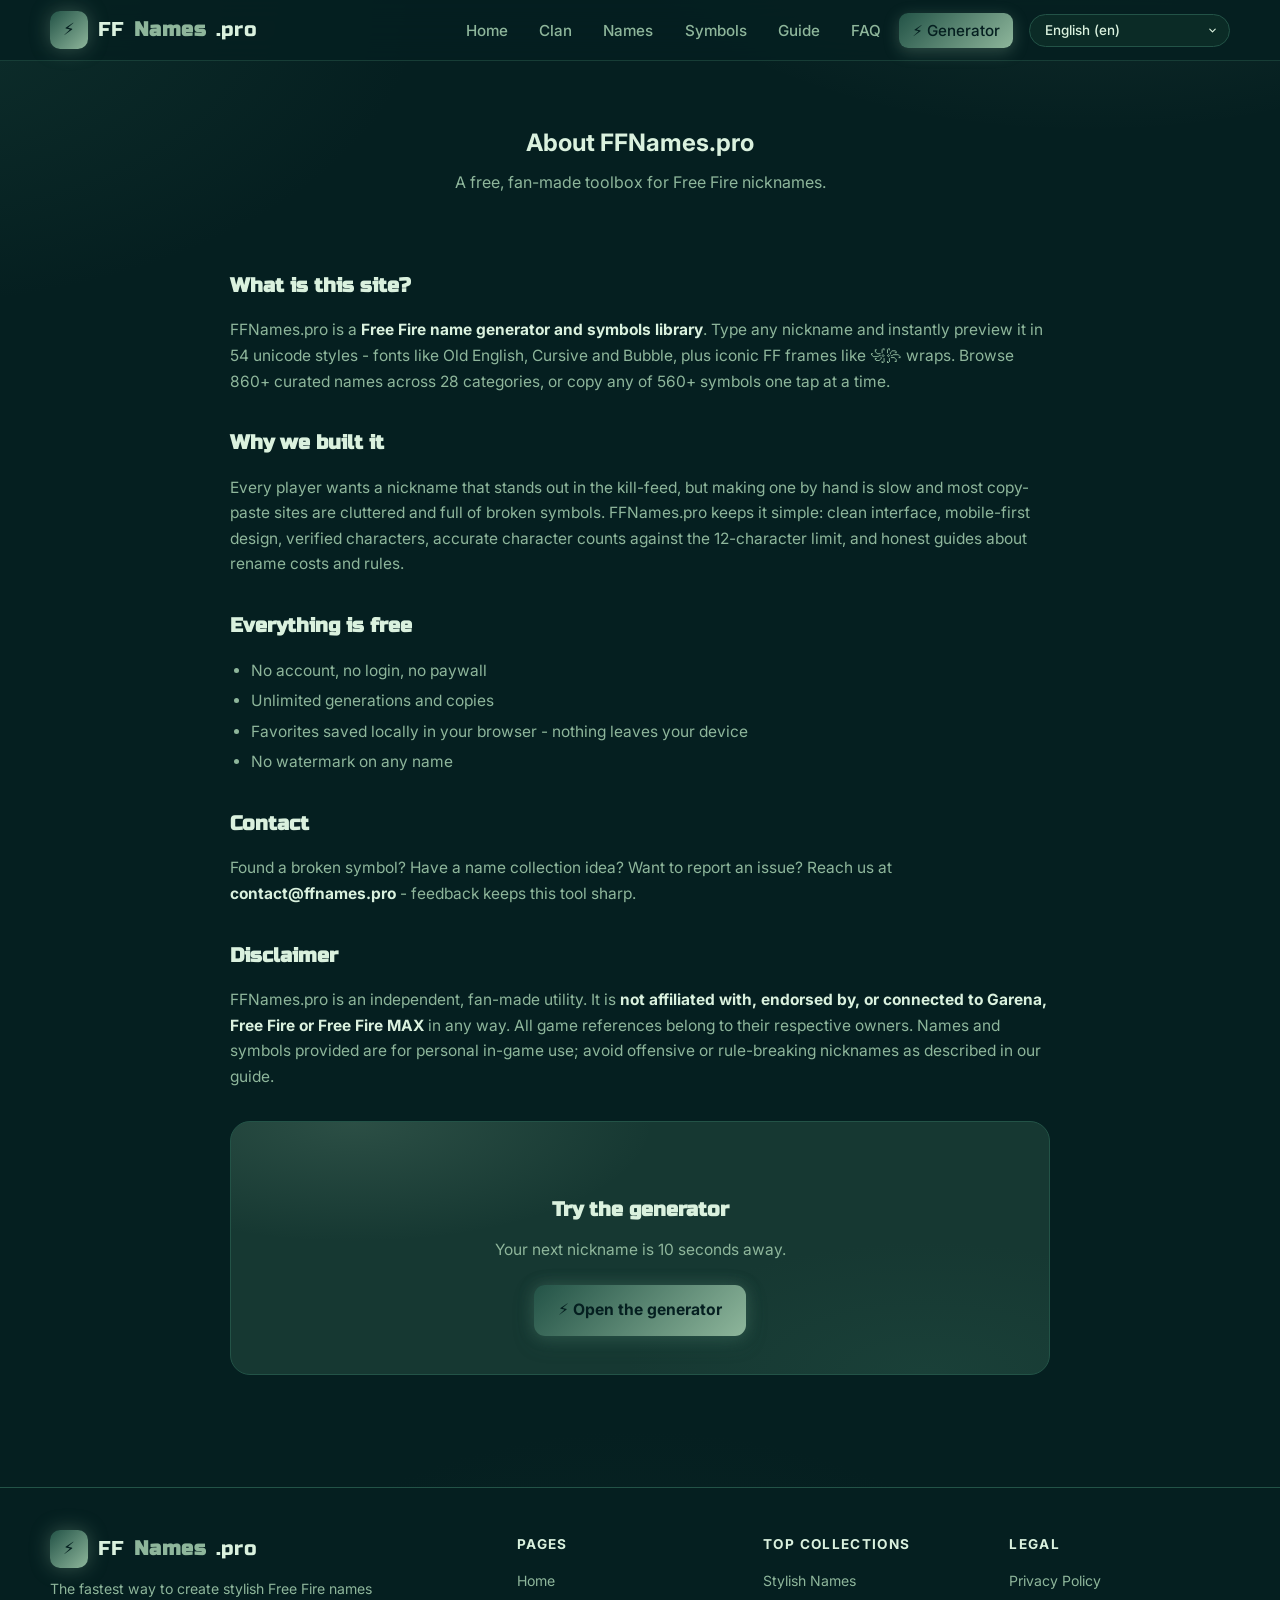
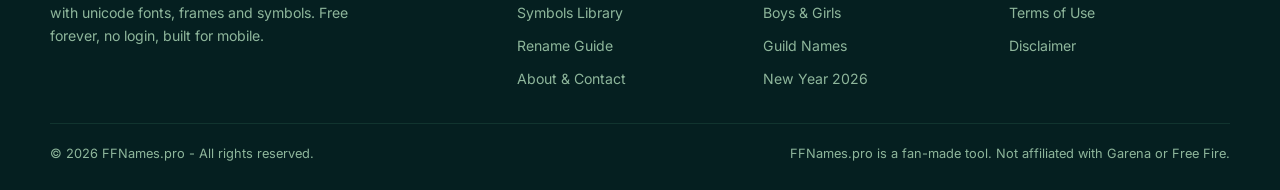
<file: about.html>
<!DOCTYPE html>
<html lang="en">
<head>
  <meta charset="UTF-8">
  <meta name="viewport" content="width=device-width, initial-scale=1.0">
  <title>About FFNames.pro — Free Fire Name Tools</title>
  <meta name="description" content="About FFNames.pro: a free fan-made Free Fire name generator with 54 unicode styles, 860+ curated names and 560+ symbols. Contact and disclaimer.">
  <meta name="theme-color" content="#051F20">
  <link rel="canonical" href="https://ffnames.pro/about.html">
  <link rel="icon" type="image/svg+xml" href="assets/img/favicon.svg">
  <link rel="manifest" href="site.webmanifest">
  <link rel="preconnect" href="https://fonts.googleapis.com">
  <link rel="preconnect" href="https://fonts.gstatic.com" crossorigin>
  <link href="https://fonts.googleapis.com/css2?family=Inter:wght@400;500;600;700&family=Russo+One&display=swap" rel="stylesheet">
  <link rel="stylesheet" href="assets/css/style.css">
  <script>
    (function(){try{var l=localStorage.getItem("ff_lang");if(l&&l!=="en"){var c=l==="pt-BR"?"pt":(l==="zh"?"zh-CN":l);document.cookie="googtrans=/en/"+c+"; path=/;";}}catch(e){}})();
  </script>
</head>
<body>

  <header class="site-header">
    <div class="container nav">
      <a class="brand notranslate" translate="no" href="index.html" aria-label="FFNames.pro home">
        <span class="logo">&#9889;</span>
        FF<b>Names</b>.pro
      </a>
      <ul class="nav-links" id="navLinks">
        <li><a href="index.html">Home</a></li>
        <li><a href="index.html#clan">Clan</a></li>
        <li><a href="index.html#names">Names</a></li>
        <li><a href="symbols.html">Symbols</a></li>
        <li><a href="guide.html">Guide</a></li>
        <li><a href="index.html#faq">FAQ</a></li>
        <li><a href="index.html#generator" class="nav-cta">&#9889; Generator</a></li>
      </ul>
      <div class="nav-right notranslate" translate="no">
        <div class="lang-picker-wrapper">
          <select class="lang-select" id="langSelect" aria-label="Select Language">
            <option value="en" selected>English (en)</option>
            <option value="ar">العربية (ar)</option>
            <option value="fr">Français (fr)</option>
            <option value="es">Español (es)</option>
            <option value="it">Italiano (it)</option>
            <option value="ru">Русский (ru)</option>
            <option value="de">Deutsch (de)</option>
            <option value="id">Bahasa Indonesia (id)</option>
            <option value="hi">हिन्दी (hi)</option>
            <option value="ja">日本語 (ja)</option>
            <option value="tr">Türkçe (tr)</option>
            <option value="ko">한국어 (ko)</option>
            <option value="pt-BR">Português (BR) (pt-BR)</option>
            <option value="zh">中文 (zh)</option>
            <option value="bn">বাংলা (bn)</option>
            <option value="ta">தமிழ் (ta)</option>
            <option value="te">తెలుగు (te)</option>
            <option value="th">ไทย (th)</option>
            <option value="vi">Tiếng Việt (vi)</option>
          </select>
        </div>
        <button class="nav-toggle" aria-label="Toggle menu" aria-expanded="false" aria-controls="navLinks">
          <svg width="22" height="22" viewBox="0 0 24 24" fill="none" stroke="currentColor" stroke-width="2" stroke-linecap="round"><path d="M4 7h16M4 12h16M4 17h16"/></svg>
        </button>
      </div>
    </div>
  </header>

  <main>
    <section class="page-hero">
      <div class="container">
        <h1>About FFNames.pro</h1>
        <p>A free, fan-made toolbox for Free Fire nicknames.</p>
      </div>
    </section>

    <section class="section" style="padding-top:1rem">
      <div class="container prose">
        <h2>What is this site?</h2>
        <p>FFNames.pro is a <strong>Free Fire name generator and symbols library</strong>. Type any nickname and instantly preview it in 54 unicode styles - fonts like Old English, Cursive and Bubble, plus iconic FF frames like &#xA9C1;&#xA9C2; wraps. Browse 860+ curated names across 28 categories, or copy any of 560+ symbols one tap at a time.</p>

        <h2>Why we built it</h2>
        <p>Every player wants a nickname that stands out in the kill-feed, but making one by hand is slow and most copy-paste sites are cluttered and full of broken symbols. FFNames.pro keeps it simple: clean interface, mobile-first design, verified characters, accurate character counts against the 12-character limit, and honest guides about rename costs and rules.</p>

        <h2>Everything is free</h2>
        <ul>
          <li>No account, no login, no paywall</li>
          <li>Unlimited generations and copies</li>
          <li>Favorites saved locally in your browser - nothing leaves your device</li>
          <li>No watermark on any name</li>
        </ul>

        <h2 id="contact">Contact</h2>
        <p>Found a broken symbol? Have a name collection idea? Want to report an issue? Reach us at <strong>contact@ffnames.pro</strong> - feedback keeps this tool sharp.</p>

        <h2 id="disclaimer">Disclaimer</h2>
        <p>FFNames.pro is an independent, fan-made utility. It is <strong>not affiliated with, endorsed by, or connected to Garena, Free Fire or Free Fire MAX</strong> in any way. All game references belong to their respective owners. Names and symbols provided are for personal in-game use; avoid offensive or rule-breaking nicknames as described in our <a href="guide.html">guide</a>.</p>

        <div class="cta-band" style="margin-top:2rem">
          <h2>Try the generator</h2>
          <p>Your next nickname is 10 seconds away.</p>
          <a class="btn" href="index.html#generator">&#9889; Open the generator</a>
        </div>
      </div>
    </section>
  </main>

  <footer class="site-footer">
    <div class="container">
      <div class="footer-grid">
        <div class="footer-about">
          <a class="brand" href="index.html"><span class="logo">&#9889;</span> FF<b>Names</b>.pro</a>
          <p>The fastest way to create stylish Free Fire names with unicode fonts, frames and symbols. Free forever, no login, built for mobile.</p>
        </div>
        <div>
          <h4>Pages</h4>
          <ul>
            <li><a href="index.html">Home</a></li>
            <li><a href="symbols.html">Symbols Library</a></li>
            <li><a href="guide.html">Rename Guide</a></li>
            <li><a href="about.html">About &amp; Contact</a></li>
          </ul>
        </div>
        <div>
          <h4>Top Collections</h4>
          <ul>
            <li><a href="index.html#names">Stylish Names</a></li>
            <li><a href="index.html#names">Boys &amp; Girls</a></li>
            <li><a href="index.html#names">Guild Names</a></li>
            <li><a href="index.html#names">New Year 2026</a></li>
          </ul>
        </div>
        <div>
          <h4>Legal</h4>
          <ul>
            <li><a href="privacy.html">Privacy Policy</a></li>
            <li><a href="terms.html">Terms of Use</a></li>
            <li><a href="about.html#disclaimer">Disclaimer</a></li>
          </ul>
        </div>
      </div>
      <div class="footer-bottom">
        <span>&copy; 2026 FFNames.pro - All rights reserved.</span>
        <span>FFNames.pro is a fan-made tool. Not affiliated with Garena or Free Fire.</span>
      </div>
    </div>
  </footer>

  <div class="toast" id="toast" role="status" aria-live="polite"></div>
  <button class="to-top" type="button" aria-label="Back to top">&#8593;</button>

  <script src="assets/js/data.js"></script>
  <script src="assets/js/symbols-data.js"></script>
  <script src="assets/js/translations.js"></script>
  <script src="assets/js/app.js"></script>
  <div id="google_translate_element"></div>
  <script>
    function googleTranslateElementInit() {
      new google.translate.TranslateElement({
        pageLanguage: 'en',
        includedLanguages: 'en,ar,fr,es,it,ru,de,id,hi,ja,tr,ko,pt,zh-CN,bn,ta,te,th,vi',
        autoDisplay: false
      }, 'google_translate_element');
    }
  </script>
  <script src="https://translate.google.com/translate_a/element.js?cb=googleTranslateElementInit"></script>
</body>
</html>
</file>
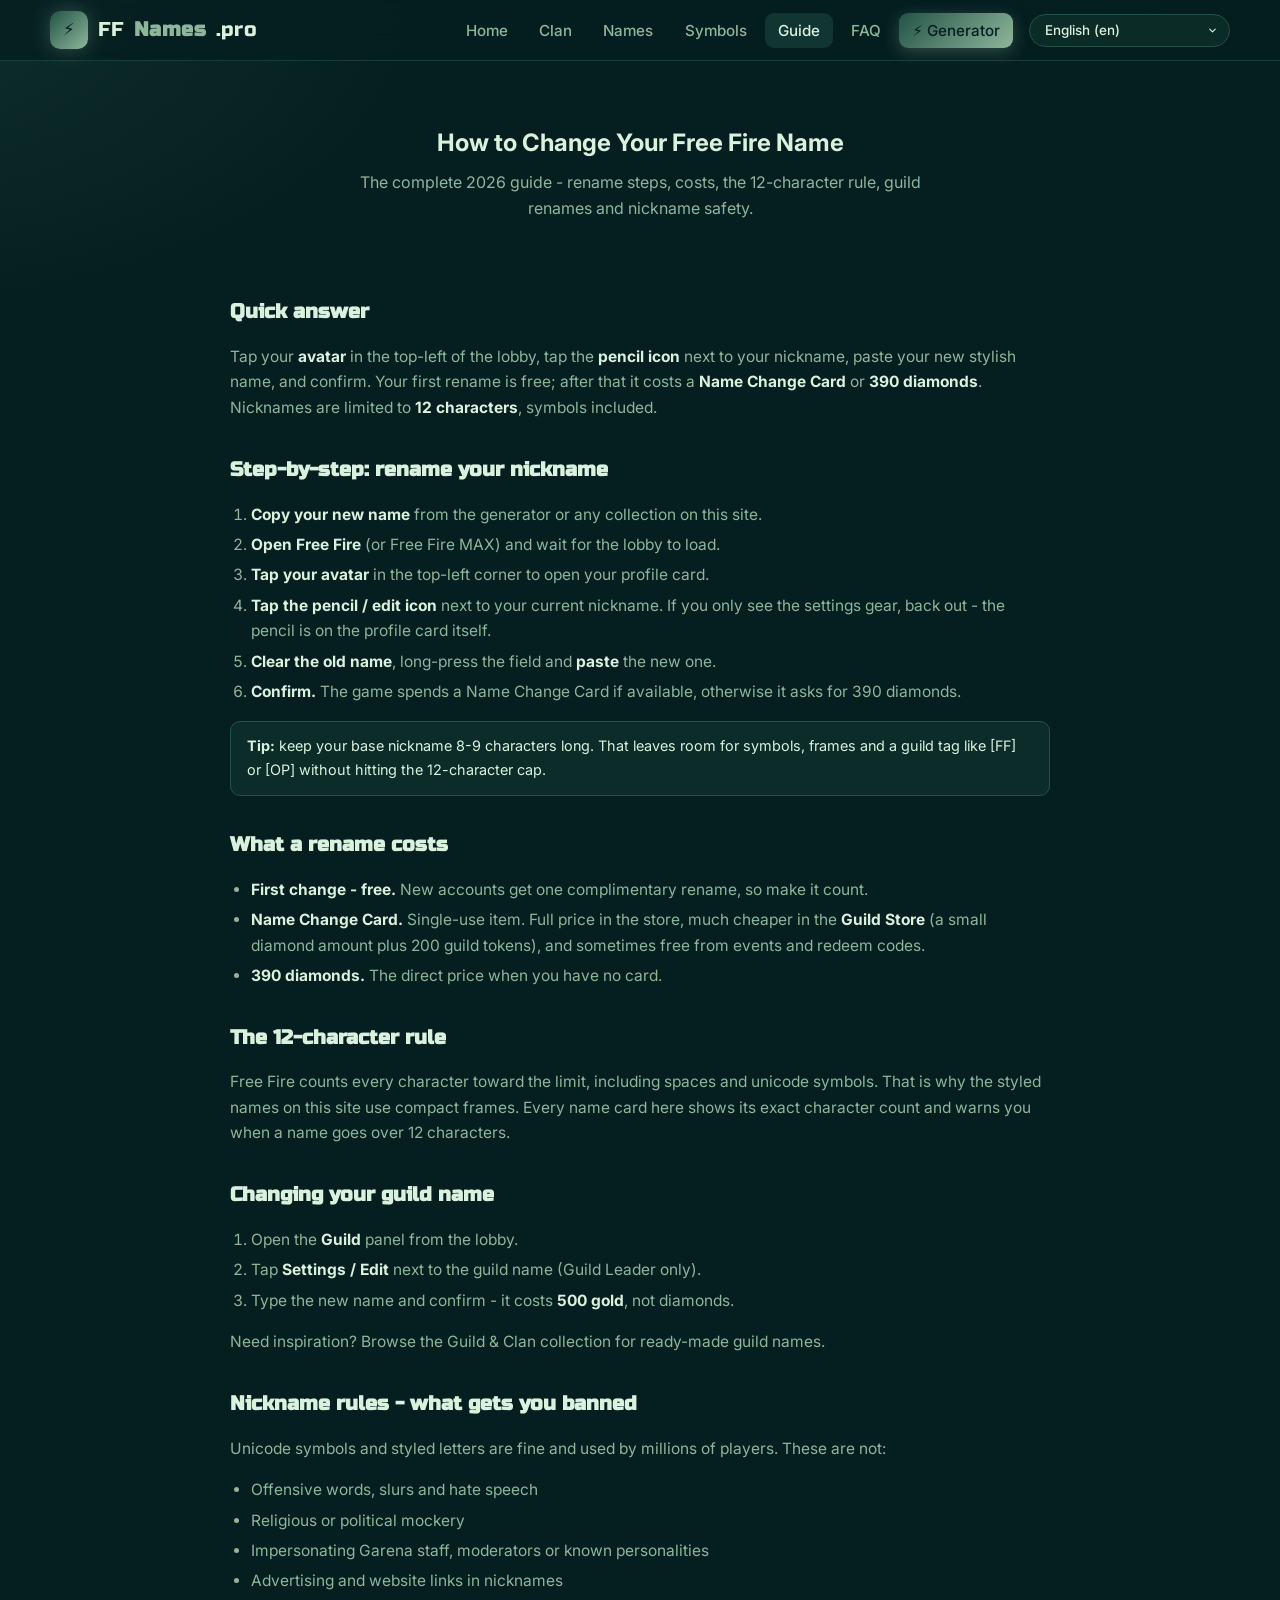
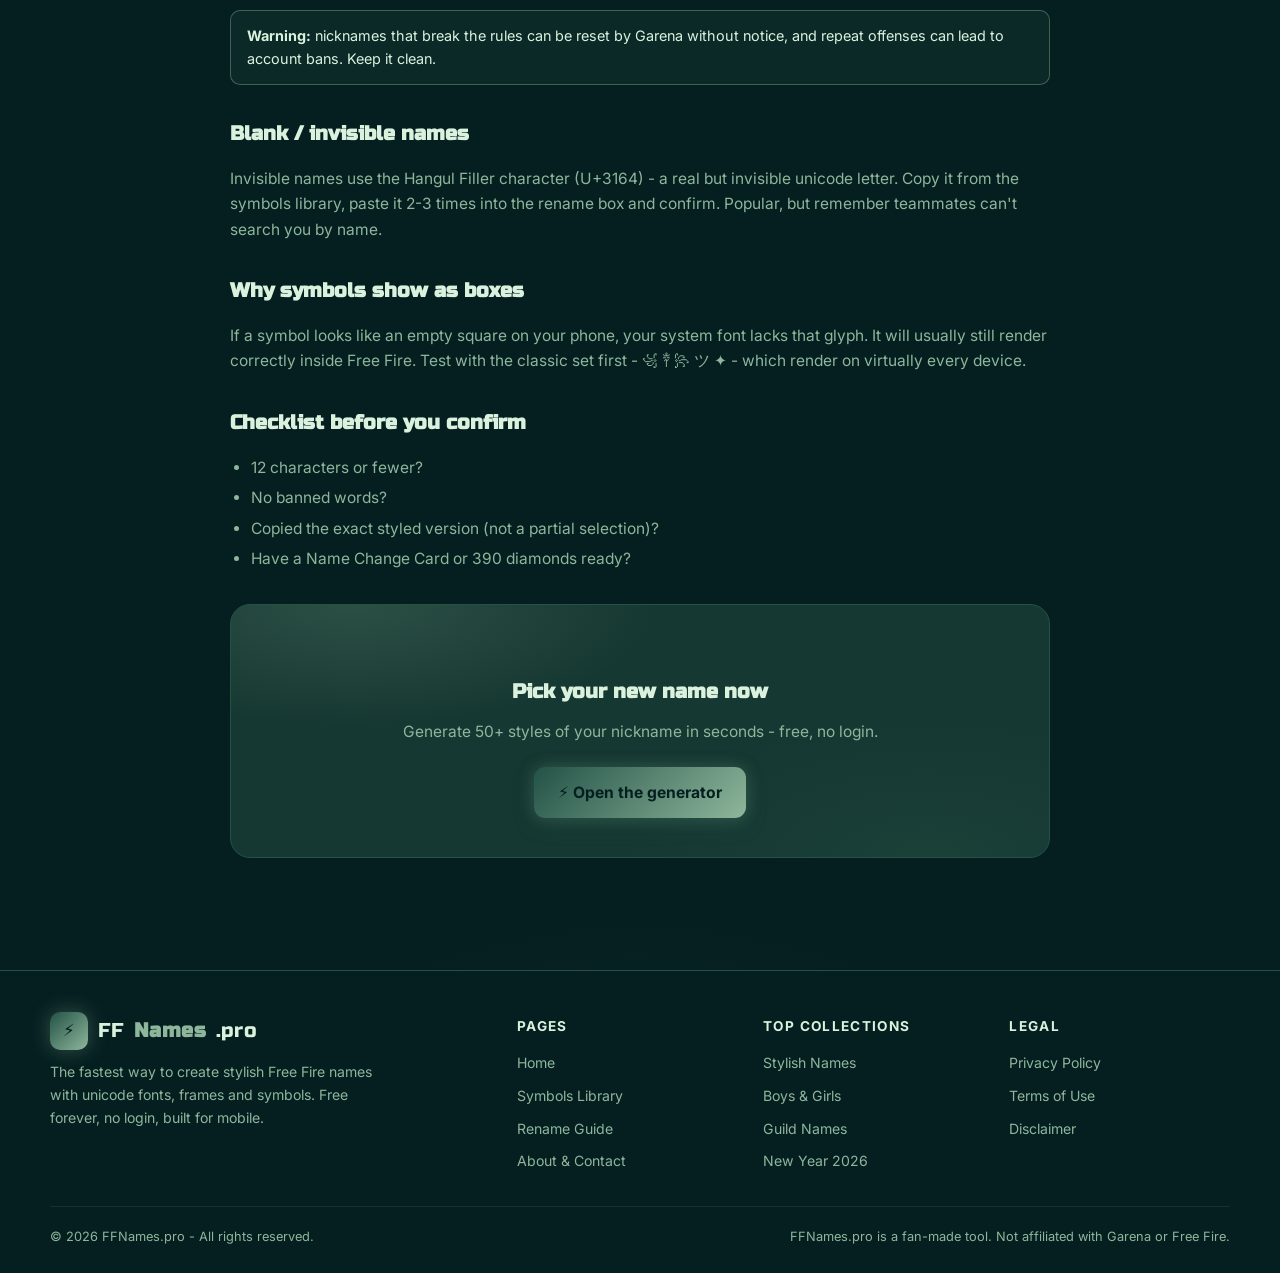
<file: guide.html>
<!DOCTYPE html>
<html lang="en">
<head>
  <meta charset="UTF-8">
  <meta name="viewport" content="width=device-width, initial-scale=1.0">
  <title>How to Change Your Free Fire Name (2026 Guide) — Steps, Cost &amp; Rules</title>
  <meta name="description" content="Step-by-step 2026 guide to changing your Free Fire name: where the rename button is, the 12-character limit, 390 diamond / Name Change Card costs, guild renames for 500 gold, and safety rules.">
  <meta name="theme-color" content="#051F20">
  <link rel="canonical" href="https://ffnames.pro/guide.html">
  <meta property="og:type" content="article">
  <meta property="og:title" content="How to Change Your Free Fire Name — 2026 Guide">
  <meta property="og:description" content="Rename steps, costs, character limits and nickname rules for Free Fire &amp; Free Fire MAX.">
  <link rel="icon" type="image/svg+xml" href="assets/img/favicon.svg">
  <link rel="manifest" href="site.webmanifest">
  <link rel="preconnect" href="https://fonts.googleapis.com">
  <link rel="preconnect" href="https://fonts.gstatic.com" crossorigin>
  <link href="https://fonts.googleapis.com/css2?family=Inter:wght@400;500;600;700&family=Russo+One&display=swap" rel="stylesheet">
  <link rel="stylesheet" href="assets/css/style.css">
  <script>
    (function(){try{var l=localStorage.getItem("ff_lang");if(l&&l!=="en"){var c=l==="pt-BR"?"pt":(l==="zh"?"zh-CN":l);document.cookie="googtrans=/en/"+c+"; path=/;";}}catch(e){}})();
  </script>
</head>
<body>

  <header class="site-header">
    <div class="container nav">
      <a class="brand notranslate" translate="no" href="index.html" aria-label="FFNames.pro home">
        <span class="logo">&#9889;</span>
        FF<b>Names</b>.pro
      </a>
      <ul class="nav-links" id="navLinks">
        <li><a href="index.html">Home</a></li>
        <li><a href="index.html#clan">Clan</a></li>
        <li><a href="index.html#names">Names</a></li>
        <li><a href="symbols.html">Symbols</a></li>
        <li><a href="guide.html">Guide</a></li>
        <li><a href="index.html#faq">FAQ</a></li>
        <li><a href="index.html#generator" class="nav-cta">&#9889; Generator</a></li>
      </ul>
      <div class="nav-right notranslate" translate="no">
        <div class="lang-picker-wrapper">
          <select class="lang-select" id="langSelect" aria-label="Select Language">
            <option value="en" selected>English (en)</option>
            <option value="ar">العربية (ar)</option>
            <option value="fr">Français (fr)</option>
            <option value="es">Español (es)</option>
            <option value="it">Italiano (it)</option>
            <option value="ru">Русский (ru)</option>
            <option value="de">Deutsch (de)</option>
            <option value="id">Bahasa Indonesia (id)</option>
            <option value="hi">हिन्दी (hi)</option>
            <option value="ja">日本語 (ja)</option>
            <option value="tr">Türkçe (tr)</option>
            <option value="ko">한국어 (ko)</option>
            <option value="pt-BR">Português (BR) (pt-BR)</option>
            <option value="zh">中文 (zh)</option>
            <option value="bn">বাংলা (bn)</option>
            <option value="ta">தமிழ் (ta)</option>
            <option value="te">తెలుగు (te)</option>
            <option value="th">ไทย (th)</option>
            <option value="vi">Tiếng Việt (vi)</option>
          </select>
        </div>
        <button class="nav-toggle" aria-label="Toggle menu" aria-expanded="false" aria-controls="navLinks">
          <svg width="22" height="22" viewBox="0 0 24 24" fill="none" stroke="currentColor" stroke-width="2" stroke-linecap="round"><path d="M4 7h16M4 12h16M4 17h16"/></svg>
        </button>
      </div>
    </div>
  </header>

  <main>
    <section class="page-hero">
      <div class="container">
        <h1>How to Change Your Free Fire Name</h1>
        <p>The complete 2026 guide - rename steps, costs, the 12-character rule, guild renames and nickname safety.</p>
      </div>
    </section>

    <section class="section" style="padding-top:1rem">
      <div class="container prose">

        <h2>Quick answer</h2>
        <p>Tap your <strong>avatar</strong> in the top-left of the lobby, tap the <strong>pencil icon</strong> next to your nickname, paste your new stylish name, and confirm. Your first rename is free; after that it costs a <strong>Name Change Card</strong> or <strong>390 diamonds</strong>. Nicknames are limited to <strong>12 characters</strong>, symbols included.</p>

        <h2>Step-by-step: rename your nickname</h2>
        <ol>
          <li><strong>Copy your new name</strong> from the <a href="index.html#generator">generator</a> or any collection on this site.</li>
          <li><strong>Open Free Fire</strong> (or Free Fire MAX) and wait for the lobby to load.</li>
          <li><strong>Tap your avatar</strong> in the top-left corner to open your profile card.</li>
          <li><strong>Tap the pencil / edit icon</strong> next to your current nickname. If you only see the settings gear, back out - the pencil is on the profile card itself.</li>
          <li><strong>Clear the old name</strong>, long-press the field and <strong>paste</strong> the new one.</li>
          <li><strong>Confirm.</strong> The game spends a Name Change Card if available, otherwise it asks for 390 diamonds.</li>
        </ol>

        <div class="note"><strong>Tip:</strong> keep your base nickname 8-9 characters long. That leaves room for symbols, frames and a guild tag like [FF] or [OP] without hitting the 12-character cap.</div>

        <h2>What a rename costs</h2>
        <ul>
          <li><strong>First change - free.</strong> New accounts get one complimentary rename, so make it count.</li>
          <li><strong>Name Change Card.</strong> Single-use item. Full price in the store, much cheaper in the <strong>Guild Store</strong> (a small diamond amount plus 200 guild tokens), and sometimes free from events and redeem codes.</li>
          <li><strong>390 diamonds.</strong> The direct price when you have no card.</li>
        </ul>

        <h2>The 12-character rule</h2>
        <p>Free Fire counts every character toward the limit, including spaces and unicode symbols. That is why the styled names on this site use compact frames. Every name card here shows its exact character count and warns you when a name goes over 12 characters.</p>

        <h2>Changing your guild name</h2>
        <ol>
          <li>Open the <strong>Guild</strong> panel from the lobby.</li>
          <li>Tap <strong>Settings / Edit</strong> next to the guild name (Guild Leader only).</li>
          <li>Type the new name and confirm - it costs <strong>500 gold</strong>, not diamonds.</li>
        </ol>
        <p>Need inspiration? Browse the <a href="index.html#names">Guild &amp; Clan collection</a> for ready-made guild names.</p>

        <h2>Nickname rules - what gets you banned</h2>
        <p>Unicode symbols and styled letters are fine and used by millions of players. These are not:</p>
        <ul>
          <li>Offensive words, slurs and hate speech</li>
          <li>Religious or political mockery</li>
          <li>Impersonating Garena staff, moderators or known personalities</li>
          <li>Advertising and website links in nicknames</li>
        </ul>
        <div class="warn"><strong>Warning:</strong> nicknames that break the rules can be reset by Garena without notice, and repeat offenses can lead to account bans. Keep it clean.</div>

        <h2>Blank / invisible names</h2>
        <p>Invisible names use the Hangul Filler character (U+3164) - a real but invisible unicode letter. Copy it from the <a href="symbols.html">symbols library</a>, paste it 2-3 times into the rename box and confirm. Popular, but remember teammates can't search you by name.</p>

        <h2>Why symbols show as boxes</h2>
        <p>If a symbol looks like an empty square on your phone, your system font lacks that glyph. It will usually still render correctly inside Free Fire. Test with the classic set first - &#xA9C1; &#x0F12; &#xA9C2; &#x30C4; &#x2726; - which render on virtually every device.</p>

        <h2>Checklist before you confirm</h2>
        <ul>
          <li>12 characters or fewer?</li>
          <li>No banned words?</li>
          <li>Copied the exact styled version (not a partial selection)?</li>
          <li>Have a Name Change Card or 390 diamonds ready?</li>
        </ul>

        <div class="cta-band" style="margin-top:2rem">
          <h2>Pick your new name now</h2>
          <p>Generate 50+ styles of your nickname in seconds - free, no login.</p>
          <a class="btn" href="index.html#generator">&#9889; Open the generator</a>
        </div>
      </div>
    </section>
  </main>

  <footer class="site-footer">
    <div class="container">
      <div class="footer-grid">
        <div class="footer-about">
          <a class="brand" href="index.html"><span class="logo">&#9889;</span> FF<b>Names</b>.pro</a>
          <p>The fastest way to create stylish Free Fire names with unicode fonts, frames and symbols. Free forever, no login, built for mobile.</p>
        </div>
        <div>
          <h4>Pages</h4>
          <ul>
            <li><a href="index.html">Home</a></li>
            <li><a href="symbols.html">Symbols Library</a></li>
            <li><a href="guide.html">Rename Guide</a></li>
            <li><a href="about.html">About &amp; Contact</a></li>
          </ul>
        </div>
        <div>
          <h4>Top Collections</h4>
          <ul>
            <li><a href="index.html#names">Stylish Names</a></li>
            <li><a href="index.html#names">Boys &amp; Girls</a></li>
            <li><a href="index.html#names">Guild Names</a></li>
            <li><a href="index.html#names">New Year 2026</a></li>
          </ul>
        </div>
        <div>
          <h4>Legal</h4>
          <ul>
            <li><a href="privacy.html">Privacy Policy</a></li>
            <li><a href="terms.html">Terms of Use</a></li>
            <li><a href="about.html#disclaimer">Disclaimer</a></li>
          </ul>
        </div>
      </div>
      <div class="footer-bottom">
        <span>&copy; 2026 FFNames.pro - All rights reserved.</span>
        <span>FFNames.pro is a fan-made tool. Not affiliated with Garena or Free Fire.</span>
      </div>
    </div>
  </footer>

  <div class="toast" id="toast" role="status" aria-live="polite"></div>
  <button class="to-top" type="button" aria-label="Back to top">&#8593;</button>

  <script src="assets/js/data.js"></script>
  <script src="assets/js/symbols-data.js"></script>
  <script src="assets/js/translations.js"></script>
  <script src="assets/js/app.js"></script>
  <div id="google_translate_element"></div>
  <script>
    function googleTranslateElementInit() {
      new google.translate.TranslateElement({
        pageLanguage: 'en',
        includedLanguages: 'en,ar,fr,es,it,ru,de,id,hi,ja,tr,ko,pt,zh-CN,bn,ta,te,th,vi',
        autoDisplay: false
      }, 'google_translate_element');
    }
  </script>
  <script src="https://translate.google.com/translate_a/element.js?cb=googleTranslateElementInit"></script>
</body>
</html>
</file>
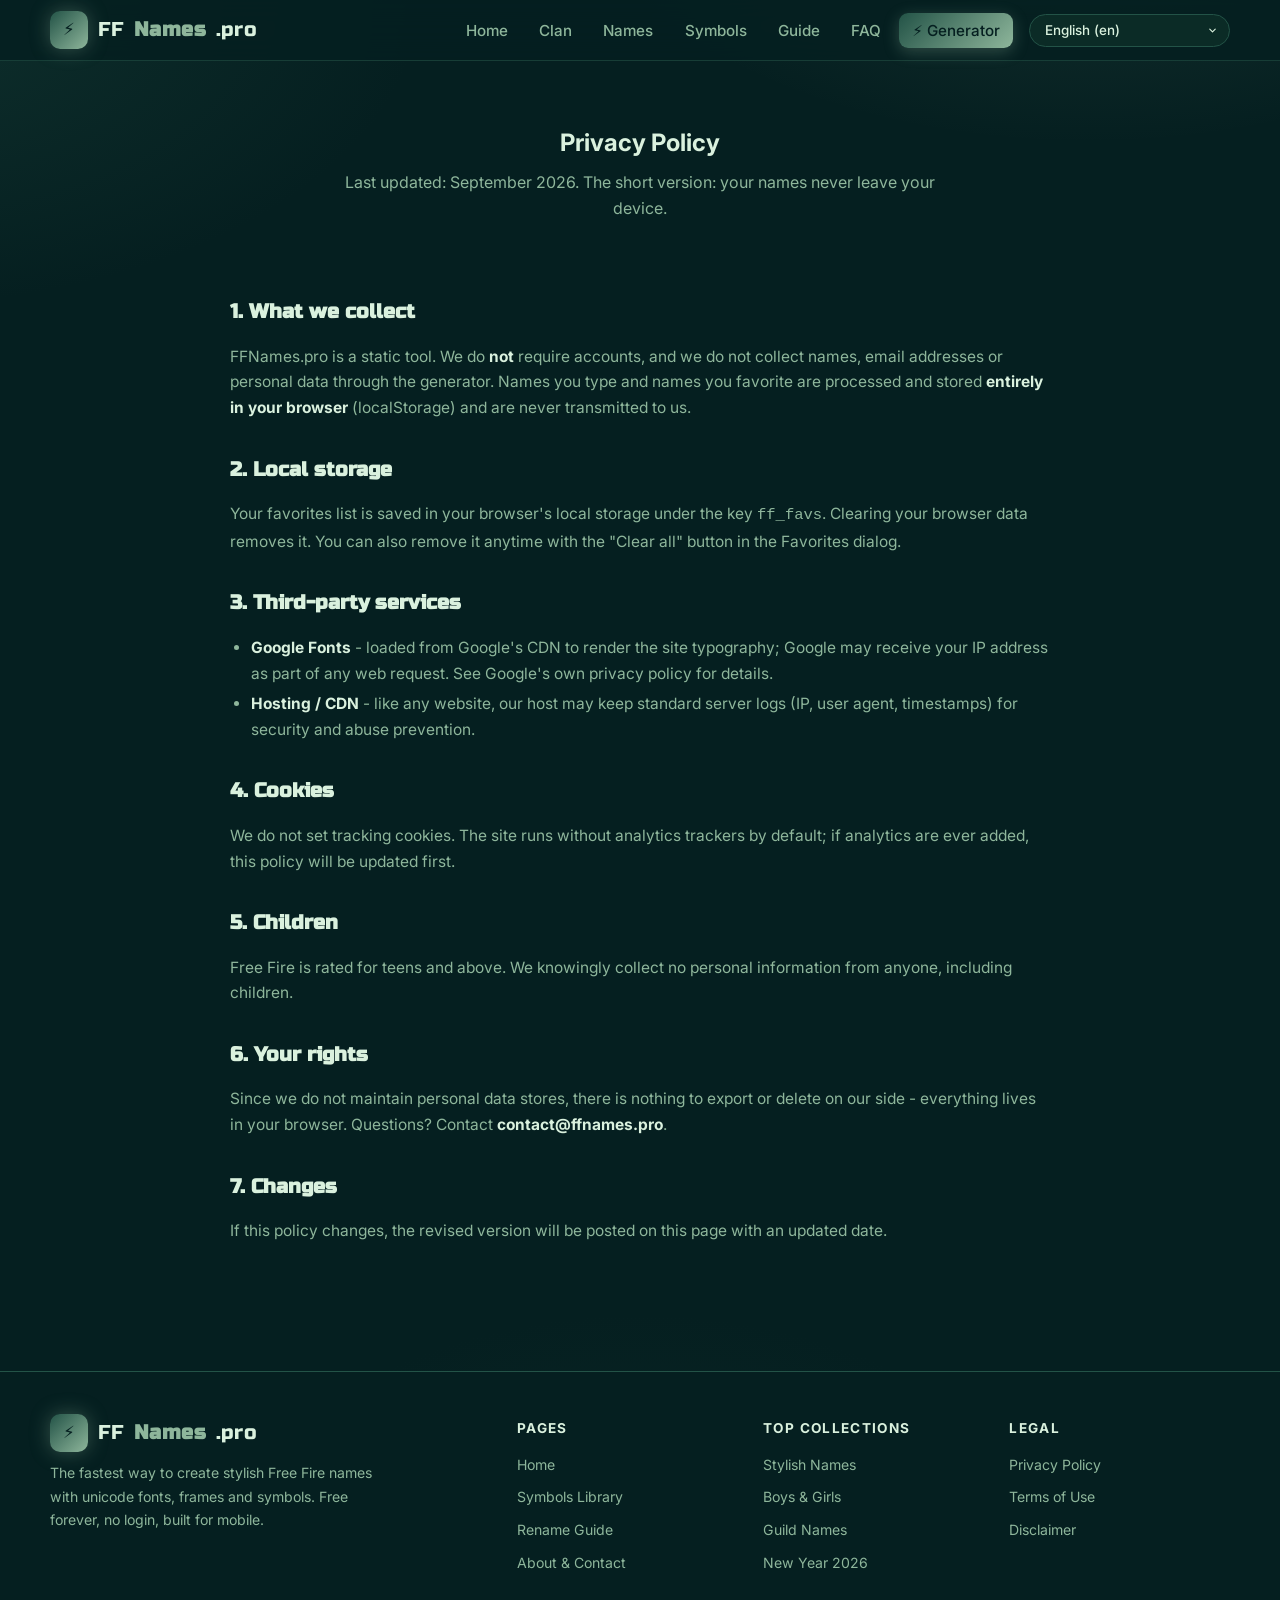
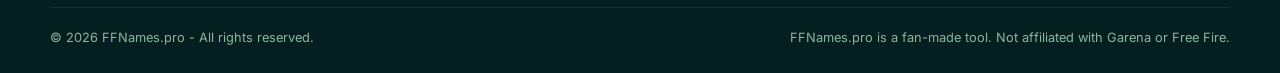
<file: privacy.html>
<!DOCTYPE html>
<html lang="en">
<head>
  <meta charset="UTF-8">
  <meta name="viewport" content="width=device-width, initial-scale=1.0">
  <title>Privacy Policy — FFNames.pro</title>
  <meta name="description" content="Privacy policy for FFNames.pro: what we store (almost nothing), how favorites work, cookies and third-party services.">
  <meta name="theme-color" content="#051F20">
  <link rel="canonical" href="https://ffnames.pro/privacy.html">
  <link rel="icon" type="image/svg+xml" href="assets/img/favicon.svg">
  <link rel="manifest" href="site.webmanifest">
  <link rel="preconnect" href="https://fonts.googleapis.com">
  <link rel="preconnect" href="https://fonts.gstatic.com" crossorigin>
  <link href="https://fonts.googleapis.com/css2?family=Inter:wght@400;500;600;700&family=Russo+One&display=swap" rel="stylesheet">
  <link rel="stylesheet" href="assets/css/style.css">
  <script>
    (function(){try{var l=localStorage.getItem("ff_lang");if(l&&l!=="en"){var c=l==="pt-BR"?"pt":(l==="zh"?"zh-CN":l);document.cookie="googtrans=/en/"+c+"; path=/;";}}catch(e){}})();
  </script>
</head>
<body>

  <header class="site-header">
    <div class="container nav">
      <a class="brand notranslate" translate="no" href="index.html" aria-label="FFNames.pro home">
        <span class="logo">&#9889;</span>
        FF<b>Names</b>.pro
      </a>
      <ul class="nav-links" id="navLinks">
        <li><a href="index.html">Home</a></li>
        <li><a href="index.html#clan">Clan</a></li>
        <li><a href="index.html#names">Names</a></li>
        <li><a href="symbols.html">Symbols</a></li>
        <li><a href="guide.html">Guide</a></li>
        <li><a href="index.html#faq">FAQ</a></li>
        <li><a href="index.html#generator" class="nav-cta">&#9889; Generator</a></li>
      </ul>
      <div class="nav-right notranslate" translate="no">
        <div class="lang-picker-wrapper">
          <select class="lang-select" id="langSelect" aria-label="Select Language">
            <option value="en" selected>English (en)</option>
            <option value="ar">العربية (ar)</option>
            <option value="fr">Français (fr)</option>
            <option value="es">Español (es)</option>
            <option value="it">Italiano (it)</option>
            <option value="ru">Русский (ru)</option>
            <option value="de">Deutsch (de)</option>
            <option value="id">Bahasa Indonesia (id)</option>
            <option value="hi">हिन्दी (hi)</option>
            <option value="ja">日本語 (ja)</option>
            <option value="tr">Türkçe (tr)</option>
            <option value="ko">한국어 (ko)</option>
            <option value="pt-BR">Português (BR) (pt-BR)</option>
            <option value="zh">中文 (zh)</option>
            <option value="bn">বাংলা (bn)</option>
            <option value="ta">தமிழ் (ta)</option>
            <option value="te">తెలుగు (te)</option>
            <option value="th">ไทย (th)</option>
            <option value="vi">Tiếng Việt (vi)</option>
          </select>
        </div>
        <button class="nav-toggle" aria-label="Toggle menu" aria-expanded="false" aria-controls="navLinks">
          <svg width="22" height="22" viewBox="0 0 24 24" fill="none" stroke="currentColor" stroke-width="2" stroke-linecap="round"><path d="M4 7h16M4 12h16M4 17h16"/></svg>
        </button>
      </div>
    </div>
  </header>

  <main>
    <section class="page-hero">
      <div class="container">
        <h1>Privacy Policy</h1>
        <p>Last updated: September 2026. The short version: your names never leave your device.</p>
      </div>
    </section>

    <section class="section" style="padding-top:1rem">
      <div class="container prose">
        <h2>1. What we collect</h2>
        <p>FFNames.pro is a static tool. We do <strong>not</strong> require accounts, and we do not collect names, email addresses or personal data through the generator. Names you type and names you favorite are processed and stored <strong>entirely in your browser</strong> (localStorage) and are never transmitted to us.</p>

        <h2>2. Local storage</h2>
        <p>Your favorites list is saved in your browser's local storage under the key <code>ff_favs</code>. Clearing your browser data removes it. You can also remove it anytime with the "Clear all" button in the Favorites dialog.</p>

        <h2>3. Third-party services</h2>
        <ul>
          <li><strong>Google Fonts</strong> - loaded from Google's CDN to render the site typography; Google may receive your IP address as part of any web request. See Google's own privacy policy for details.</li>
          <li><strong>Hosting / CDN</strong> - like any website, our host may keep standard server logs (IP, user agent, timestamps) for security and abuse prevention.</li>
        </ul>

        <h2>4. Cookies</h2>
        <p>We do not set tracking cookies. The site runs without analytics trackers by default; if analytics are ever added, this policy will be updated first.</p>

        <h2>5. Children</h2>
        <p>Free Fire is rated for teens and above. We knowingly collect no personal information from anyone, including children.</p>

        <h2>6. Your rights</h2>
        <p>Since we do not maintain personal data stores, there is nothing to export or delete on our side - everything lives in your browser. Questions? Contact <strong>contact@ffnames.pro</strong>.</p>

        <h2>7. Changes</h2>
        <p>If this policy changes, the revised version will be posted on this page with an updated date.</p>
      </div>
    </section>
  </main>

  <footer class="site-footer">
    <div class="container">
      <div class="footer-grid">
        <div class="footer-about">
          <a class="brand" href="index.html"><span class="logo">&#9889;</span> FF<b>Names</b>.pro</a>
          <p>The fastest way to create stylish Free Fire names with unicode fonts, frames and symbols. Free forever, no login, built for mobile.</p>
        </div>
        <div>
          <h4>Pages</h4>
          <ul>
            <li><a href="index.html">Home</a></li>
            <li><a href="symbols.html">Symbols Library</a></li>
            <li><a href="guide.html">Rename Guide</a></li>
            <li><a href="about.html">About &amp; Contact</a></li>
          </ul>
        </div>
        <div>
          <h4>Top Collections</h4>
          <ul>
            <li><a href="index.html#names">Stylish Names</a></li>
            <li><a href="index.html#names">Boys &amp; Girls</a></li>
            <li><a href="index.html#names">Guild Names</a></li>
            <li><a href="index.html#names">New Year 2026</a></li>
          </ul>
        </div>
        <div>
          <h4>Legal</h4>
          <ul>
            <li><a href="privacy.html">Privacy Policy</a></li>
            <li><a href="terms.html">Terms of Use</a></li>
            <li><a href="about.html#disclaimer">Disclaimer</a></li>
          </ul>
        </div>
      </div>
      <div class="footer-bottom">
        <span>&copy; 2026 FFNames.pro - All rights reserved.</span>
        <span>FFNames.pro is a fan-made tool. Not affiliated with Garena or Free Fire.</span>
      </div>
    </div>
  </footer>

  <div class="toast" id="toast" role="status" aria-live="polite"></div>
  <button class="to-top" type="button" aria-label="Back to top">&#8593;</button>

  <script src="assets/js/data.js"></script>
  <script src="assets/js/symbols-data.js"></script>
  <script src="assets/js/translations.js"></script>
  <script src="assets/js/app.js"></script>
  <div id="google_translate_element"></div>
  <script>
    function googleTranslateElementInit() {
      new google.translate.TranslateElement({
        pageLanguage: 'en',
        includedLanguages: 'en,ar,fr,es,it,ru,de,id,hi,ja,tr,ko,pt,zh-CN,bn,ta,te,th,vi',
        autoDisplay: false
      }, 'google_translate_element');
    }
  </script>
  <script src="https://translate.google.com/translate_a/element.js?cb=googleTranslateElementInit"></script>
</body>
</html>
</file>
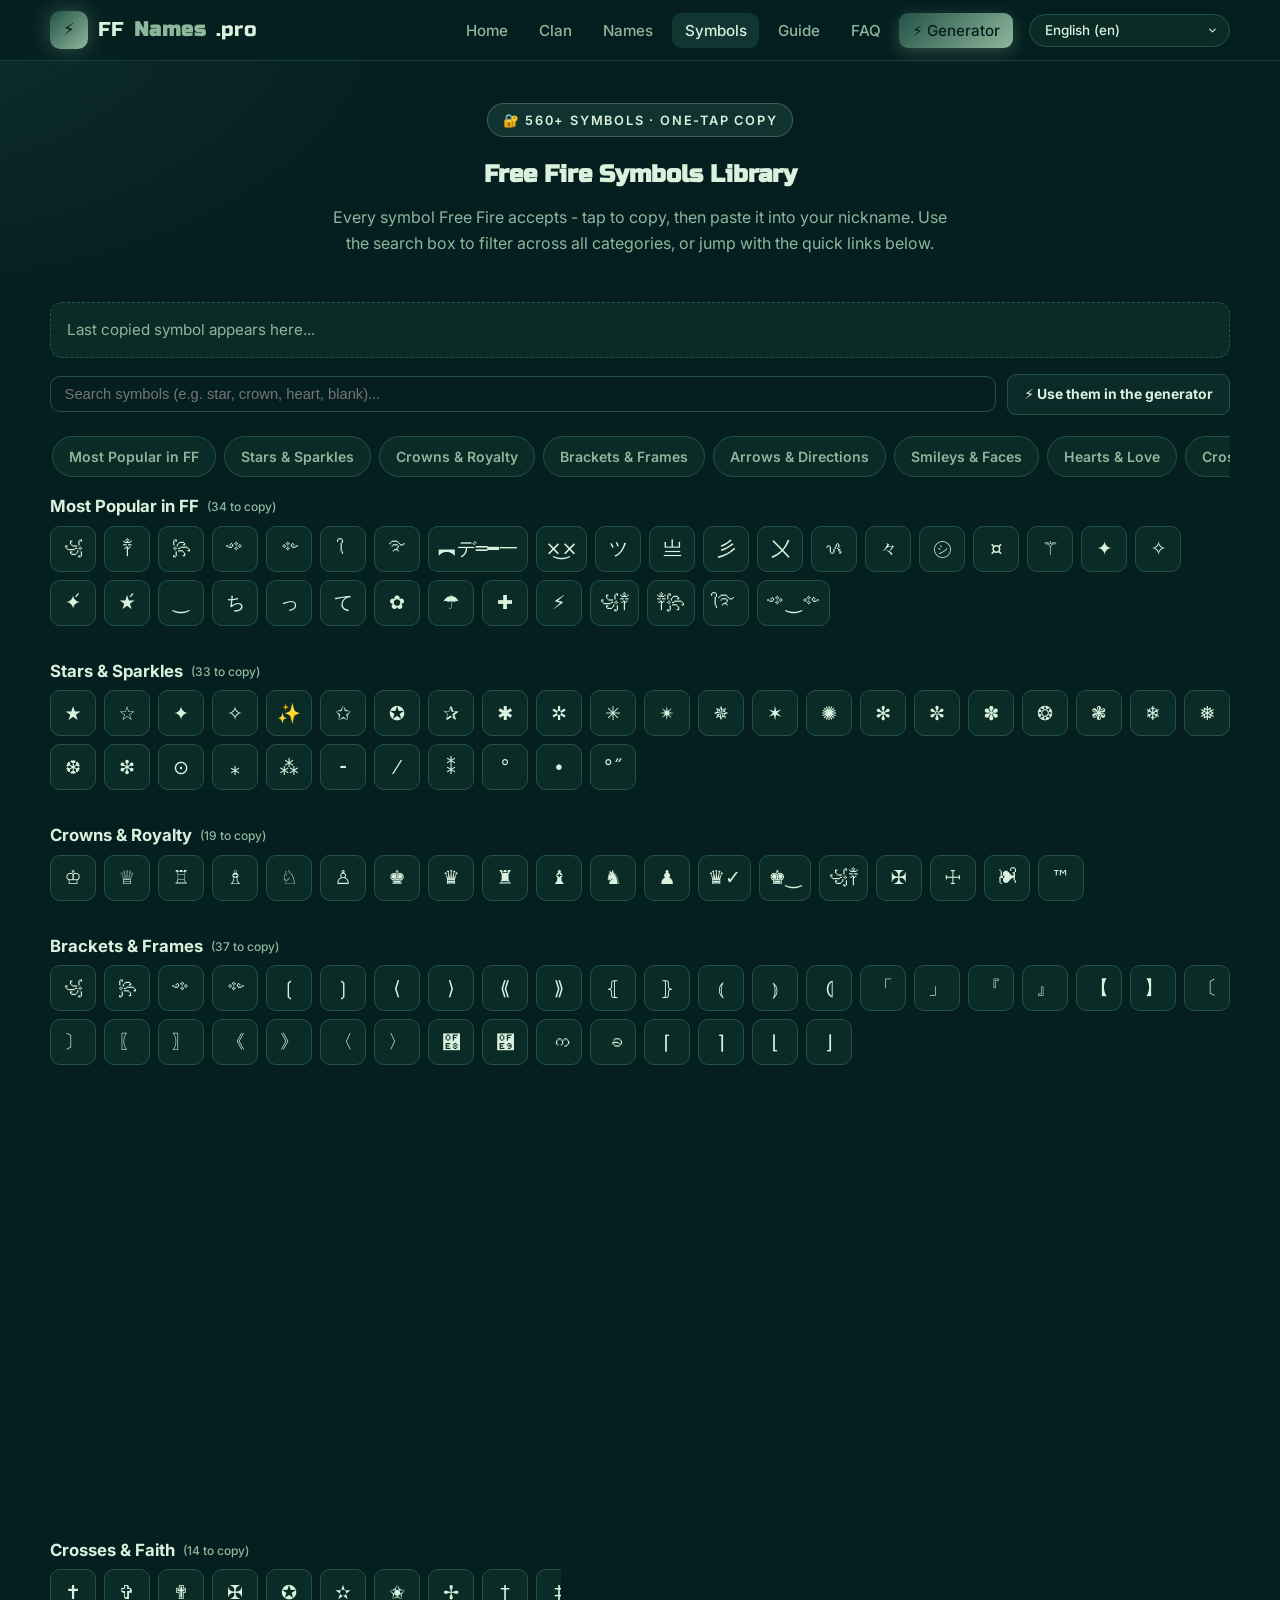
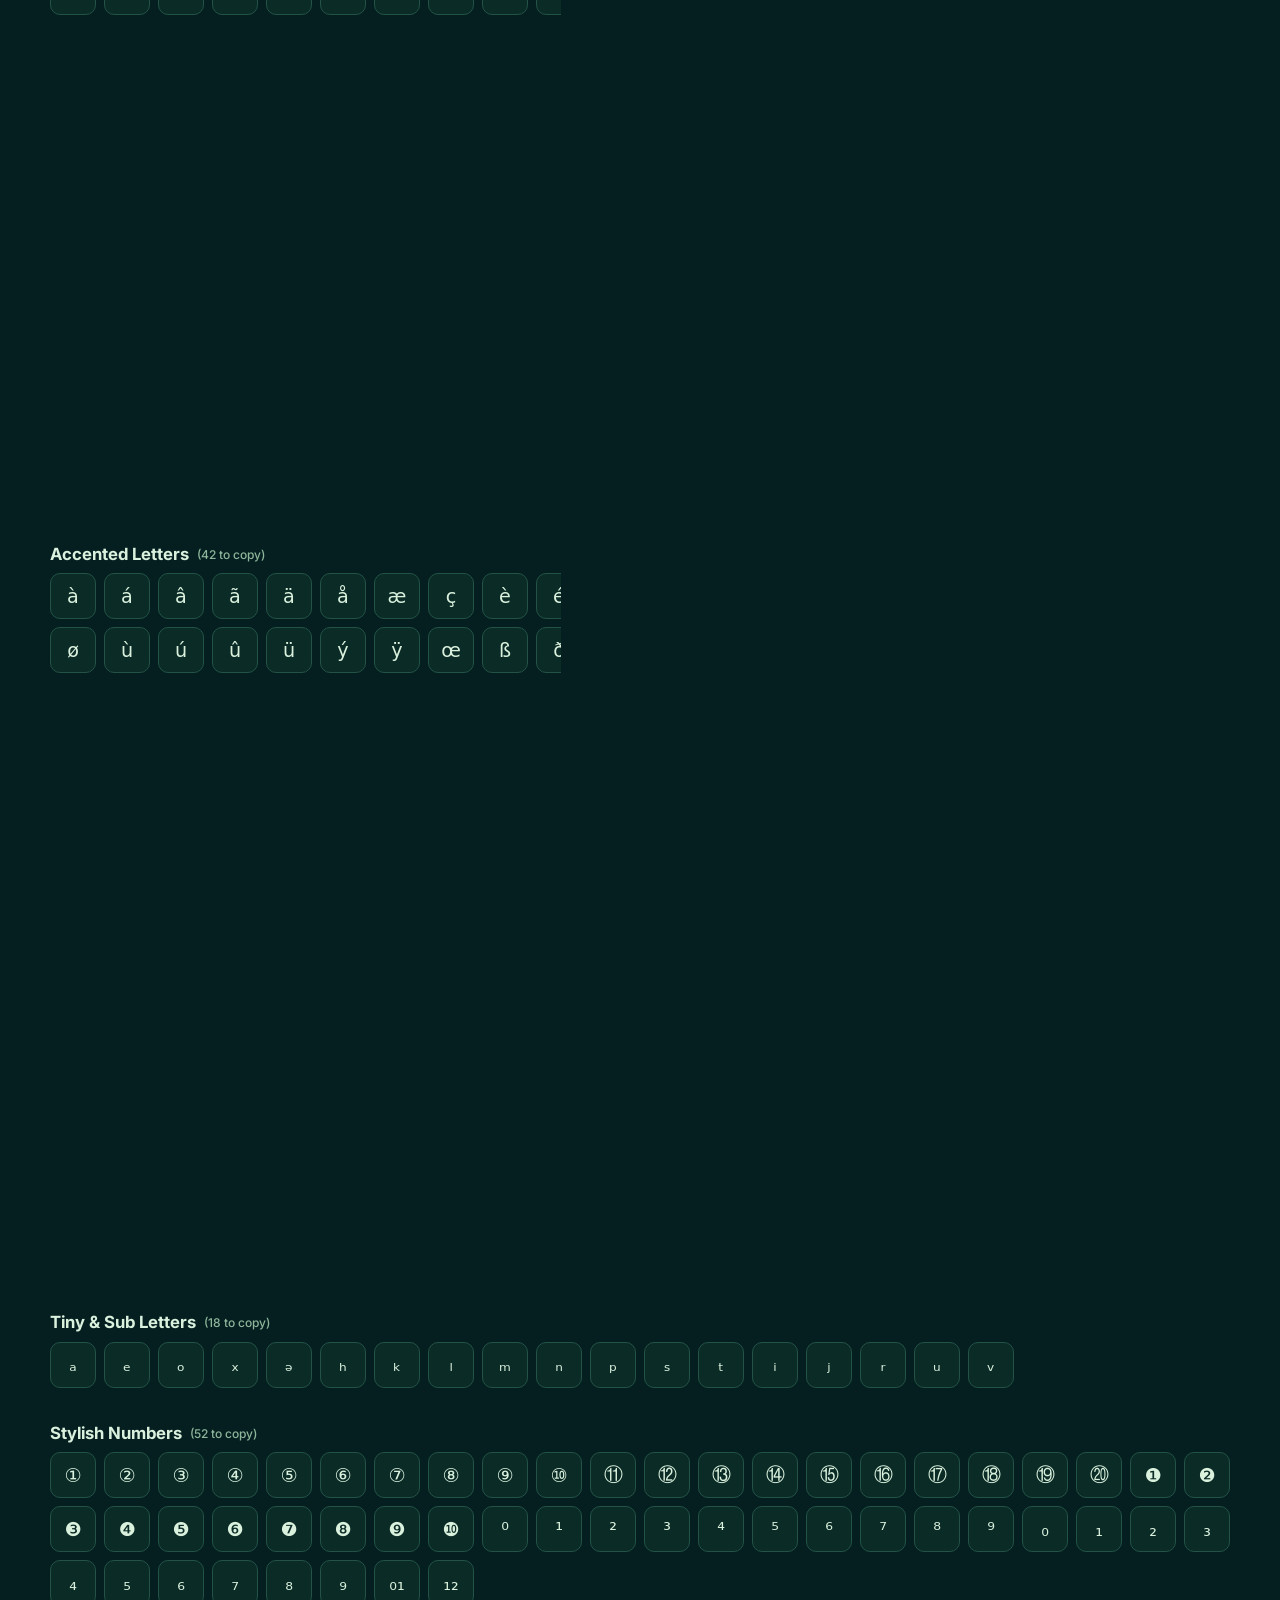
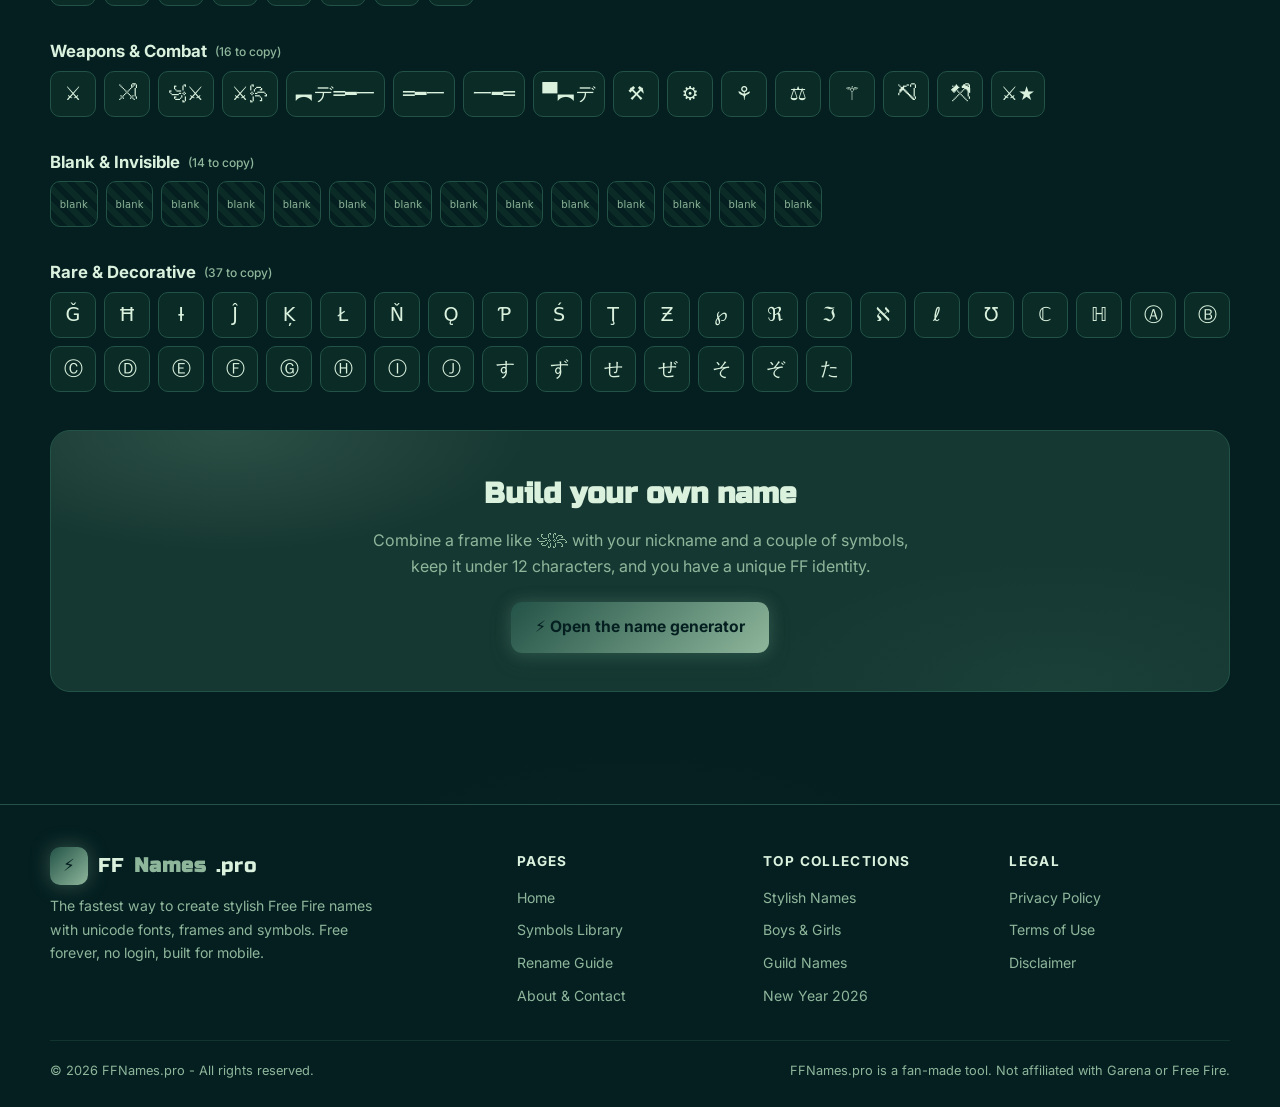
<file: symbols.html>
<!DOCTYPE html>
<html lang="en">
<head>
  <meta charset="UTF-8">
  <meta name="viewport" content="width=device-width, initial-scale=1.0">
  <title>Free Fire Symbols (560+) — Copy &amp; Paste FF Name Symbols</title>
  <meta name="description" content="560+ Free Fire symbols you can copy in one tap: crowns, stars, brackets, smileys, hearts, kaomoji, blank spaces and rare unicode letters for stylish FF names.">
  <meta name="theme-color" content="#051F20">
  <link rel="canonical" href="https://ffnames.pro/symbols.html">
  <meta property="og:type" content="website">
  <meta property="og:title" content="Free Fire Symbols Library — 560+ Copy &amp; Paste Symbols">
  <meta property="og:description" content="Crowns, stars, brackets, kaomoji, blank/invisible characters and rare letters for your Free Fire name.">
  <link rel="icon" type="image/svg+xml" href="assets/img/favicon.svg">
  <link rel="manifest" href="site.webmanifest">
  <link rel="preconnect" href="https://fonts.googleapis.com">
  <link rel="preconnect" href="https://fonts.gstatic.com" crossorigin>
  <link href="https://fonts.googleapis.com/css2?family=Inter:wght@400;500;600;700&family=Russo+One&display=swap" rel="stylesheet">
  <link rel="stylesheet" href="assets/css/style.css">
  <script>
    (function(){try{var l=localStorage.getItem("ff_lang");if(l&&l!=="en"){var c=l==="pt-BR"?"pt":(l==="zh"?"zh-CN":l);document.cookie="googtrans=/en/"+c+"; path=/;";}}catch(e){}})();
  </script>
</head>
<body>

  <header class="site-header">
    <div class="container nav">
      <a class="brand notranslate" translate="no" href="index.html" aria-label="FFNames.pro home">
        <span class="logo">&#9889;</span>
        FF<b>Names</b>.pro
      </a>
      <ul class="nav-links" id="navLinks">
        <li><a href="index.html">Home</a></li>
        <li><a href="index.html#clan">Clan</a></li>
        <li><a href="index.html#names">Names</a></li>
        <li><a href="symbols.html">Symbols</a></li>
        <li><a href="guide.html">Guide</a></li>
        <li><a href="index.html#faq">FAQ</a></li>
        <li><a href="index.html#generator" class="nav-cta">&#9889; Generator</a></li>
      </ul>
      <div class="nav-right notranslate" translate="no">
        <div class="lang-picker-wrapper">
          <select class="lang-select" id="langSelect" aria-label="Select Language">
            <option value="en" selected>English (en)</option>
            <option value="ar">العربية (ar)</option>
            <option value="fr">Français (fr)</option>
            <option value="es">Español (es)</option>
            <option value="it">Italiano (it)</option>
            <option value="ru">Русский (ru)</option>
            <option value="de">Deutsch (de)</option>
            <option value="id">Bahasa Indonesia (id)</option>
            <option value="hi">हिन्दी (hi)</option>
            <option value="ja">日本語 (ja)</option>
            <option value="tr">Türkçe (tr)</option>
            <option value="ko">한국어 (ko)</option>
            <option value="pt-BR">Português (BR) (pt-BR)</option>
            <option value="zh">中文 (zh)</option>
            <option value="bn">বাংলা (bn)</option>
            <option value="ta">தமிழ் (ta)</option>
            <option value="te">తెలుగు (te)</option>
            <option value="th">ไทย (th)</option>
            <option value="vi">Tiếng Việt (vi)</option>
          </select>
        </div>
        <button class="nav-toggle" aria-label="Toggle menu" aria-expanded="false" aria-controls="navLinks">
          <svg width="22" height="22" viewBox="0 0 24 24" fill="none" stroke="currentColor" stroke-width="2" stroke-linecap="round"><path d="M4 7h16M4 12h16M4 17h16"/></svg>
        </button>
      </div>
    </div>
  </header>

  <main>
    <section class="page-hero">
      <div class="container">
        <span class="kicker">&#128272; 560+ symbols &middot; one-tap copy</span>
        <h1 style="font-family:var(--font-head);margin:0 0 .6rem">Free Fire Symbols Library</h1>
        <p>Every symbol Free Fire accepts - tap to copy, then paste it into your nickname. Use the search box to filter across all categories, or jump with the quick links below.</p>
      </div>
    </section>

    <section class="section" style="padding-top:1.2rem">
      <div class="container">
        <div class="sym-preview notranslate" id="symPreview" translate="no" aria-live="polite">
          <span id="symPreviewText" style="color:var(--muted);font-size:.95rem;font-family:var(--font-body)">Last copied symbol appears here...</span>
        </div>

        <div class="names-toolbar" style="margin-top:1rem">
          <input id="symSearch" class="names-search" type="search" placeholder="Search symbols (e.g. star, crown, heart, blank)..." aria-label="Search symbols" style="flex:1;min-width:240px">
          <a class="btn small ghost" href="index.html#generator">&#9889; Use them in the generator</a>
        </div>

        <div class="tabs" id="symQuickLinks"></div>

        <div id="symbolsFull" class="notranslate" translate="no"></div>

        <div class="cta-band" style="margin-top:2.4rem">
          <h2>Build your own name</h2>
          <p>Combine a frame like &#xA9C1;&#xA9C2; with your nickname and a couple of symbols, keep it under 12 characters, and you have a unique FF identity.</p>
          <a class="btn" href="index.html#generator">&#9889; Open the name generator</a>
        </div>
      </div>
    </section>
  </main>

  <footer class="site-footer">
    <div class="container">
      <div class="footer-grid">
        <div class="footer-about">
          <a class="brand" href="index.html"><span class="logo">&#9889;</span> FF<b>Names</b>.pro</a>
          <p>The fastest way to create stylish Free Fire names with unicode fonts, frames and symbols. Free forever, no login, built for mobile.</p>
        </div>
        <div>
          <h4>Pages</h4>
          <ul>
            <li><a href="index.html">Home</a></li>
            <li><a href="symbols.html">Symbols Library</a></li>
            <li><a href="guide.html">Rename Guide</a></li>
            <li><a href="about.html">About &amp; Contact</a></li>
          </ul>
        </div>
        <div>
          <h4>Top Collections</h4>
          <ul>
            <li><a href="index.html#names">Stylish Names</a></li>
            <li><a href="index.html#names">Boys &amp; Girls</a></li>
            <li><a href="index.html#names">Guild Names</a></li>
            <li><a href="index.html#names">New Year 2026</a></li>
          </ul>
        </div>
        <div>
          <h4>Legal</h4>
          <ul>
            <li><a href="privacy.html">Privacy Policy</a></li>
            <li><a href="terms.html">Terms of Use</a></li>
            <li><a href="about.html#disclaimer">Disclaimer</a></li>
          </ul>
        </div>
      </div>
      <div class="footer-bottom">
        <span>&copy; 2026 FFNames.pro - All rights reserved.</span>
        <span>FFNames.pro is a fan-made tool. Not affiliated with Garena or Free Fire.</span>
      </div>
    </div>
  </footer>

  <div class="toast" id="toast" role="status" aria-live="polite"></div>
  <button class="to-top" type="button" aria-label="Back to top">&#8593;</button>

  <script src="assets/js/data.js"></script>
  <script src="assets/js/symbols-data.js"></script>
  <script src="assets/js/translations.js"></script>
  <script src="assets/js/app.js"></script>
  <script src="assets/js/symbols-page.js"></script>
  <div id="google_translate_element"></div>
  <script>
    function googleTranslateElementInit() {
      new google.translate.TranslateElement({
        pageLanguage: 'en',
        includedLanguages: 'en,ar,fr,es,it,ru,de,id,hi,ja,tr,ko,pt,zh-CN,bn,ta,te,th,vi',
        autoDisplay: false
      }, 'google_translate_element');
    }
  </script>
  <script src="https://translate.google.com/translate_a/element.js?cb=googleTranslateElementInit"></script>
</body>
</html>
</file>
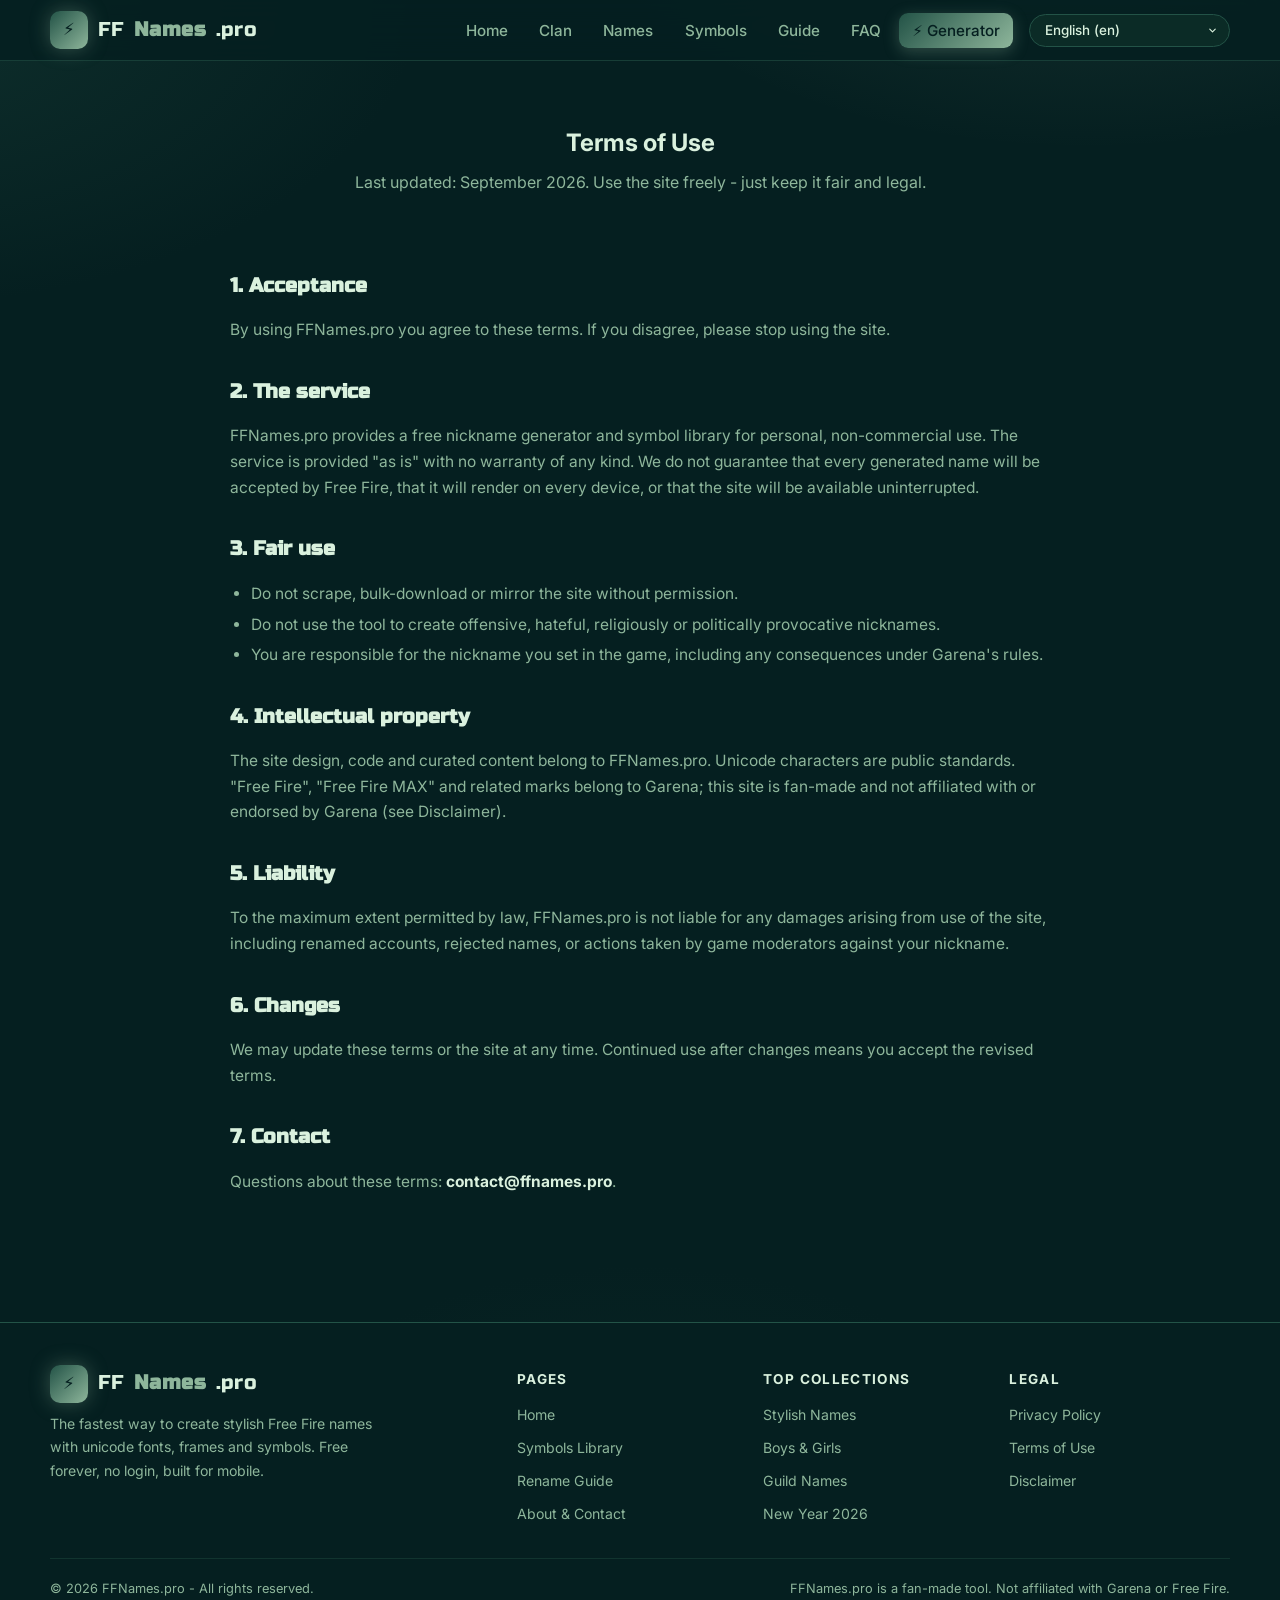
<file: terms.html>
<!DOCTYPE html>
<html lang="en">
<head>
  <meta charset="UTF-8">
  <meta name="viewport" content="width=device-width, initial-scale=1.0">
  <title>Terms of Use — FFNames.pro</title>
  <meta name="description" content="Terms of use for the FFNames.pro Free Fire name generator and symbols library.">
  <meta name="theme-color" content="#051F20">
  <link rel="canonical" href="https://ffnames.pro/terms.html">
  <link rel="icon" type="image/svg+xml" href="assets/img/favicon.svg">
  <link rel="manifest" href="site.webmanifest">
  <link rel="preconnect" href="https://fonts.googleapis.com">
  <link rel="preconnect" href="https://fonts.gstatic.com" crossorigin>
  <link href="https://fonts.googleapis.com/css2?family=Inter:wght@400;500;600;700&family=Russo+One&display=swap" rel="stylesheet">
  <link rel="stylesheet" href="assets/css/style.css">
  <script>
    (function(){try{var l=localStorage.getItem("ff_lang");if(l&&l!=="en"){var c=l==="pt-BR"?"pt":(l==="zh"?"zh-CN":l);document.cookie="googtrans=/en/"+c+"; path=/;";}}catch(e){}})();
  </script>
</head>
<body>

  <header class="site-header">
    <div class="container nav">
      <a class="brand notranslate" translate="no" href="index.html" aria-label="FFNames.pro home">
        <span class="logo">&#9889;</span>
        FF<b>Names</b>.pro
      </a>
      <ul class="nav-links" id="navLinks">
        <li><a href="index.html">Home</a></li>
        <li><a href="index.html#clan">Clan</a></li>
        <li><a href="index.html#names">Names</a></li>
        <li><a href="symbols.html">Symbols</a></li>
        <li><a href="guide.html">Guide</a></li>
        <li><a href="index.html#faq">FAQ</a></li>
        <li><a href="index.html#generator" class="nav-cta">&#9889; Generator</a></li>
      </ul>
      <div class="nav-right notranslate" translate="no">
        <div class="lang-picker-wrapper">
          <select class="lang-select" id="langSelect" aria-label="Select Language">
            <option value="en" selected>English (en)</option>
            <option value="ar">العربية (ar)</option>
            <option value="fr">Français (fr)</option>
            <option value="es">Español (es)</option>
            <option value="it">Italiano (it)</option>
            <option value="ru">Русский (ru)</option>
            <option value="de">Deutsch (de)</option>
            <option value="id">Bahasa Indonesia (id)</option>
            <option value="hi">हिन्दी (hi)</option>
            <option value="ja">日本語 (ja)</option>
            <option value="tr">Türkçe (tr)</option>
            <option value="ko">한국어 (ko)</option>
            <option value="pt-BR">Português (BR) (pt-BR)</option>
            <option value="zh">中文 (zh)</option>
            <option value="bn">বাংলা (bn)</option>
            <option value="ta">தமிழ் (ta)</option>
            <option value="te">తెలుగు (te)</option>
            <option value="th">ไทย (th)</option>
            <option value="vi">Tiếng Việt (vi)</option>
          </select>
        </div>
        <button class="nav-toggle" aria-label="Toggle menu" aria-expanded="false" aria-controls="navLinks">
          <svg width="22" height="22" viewBox="0 0 24 24" fill="none" stroke="currentColor" stroke-width="2" stroke-linecap="round"><path d="M4 7h16M4 12h16M4 17h16"/></svg>
        </button>
      </div>
    </div>
  </header>

  <main>
    <section class="page-hero">
      <div class="container">
        <h1>Terms of Use</h1>
        <p>Last updated: September 2026. Use the site freely - just keep it fair and legal.</p>
      </div>
    </section>

    <section class="section" style="padding-top:1rem">
      <div class="container prose">
        <h2>1. Acceptance</h2>
        <p>By using FFNames.pro you agree to these terms. If you disagree, please stop using the site.</p>

        <h2>2. The service</h2>
        <p>FFNames.pro provides a free nickname generator and symbol library for personal, non-commercial use. The service is provided "as is" with no warranty of any kind. We do not guarantee that every generated name will be accepted by Free Fire, that it will render on every device, or that the site will be available uninterrupted.</p>

        <h2>3. Fair use</h2>
        <ul>
          <li>Do not scrape, bulk-download or mirror the site without permission.</li>
          <li>Do not use the tool to create offensive, hateful, religiously or politically provocative nicknames.</li>
          <li>You are responsible for the nickname you set in the game, including any consequences under Garena's rules.</li>
        </ul>

        <h2>4. Intellectual property</h2>
        <p>The site design, code and curated content belong to FFNames.pro. Unicode characters are public standards. "Free Fire", "Free Fire MAX" and related marks belong to Garena; this site is fan-made and not affiliated with or endorsed by Garena (see <a href="about.html#disclaimer">Disclaimer</a>).</p>

        <h2>5. Liability</h2>
        <p>To the maximum extent permitted by law, FFNames.pro is not liable for any damages arising from use of the site, including renamed accounts, rejected names, or actions taken by game moderators against your nickname.</p>

        <h2>6. Changes</h2>
        <p>We may update these terms or the site at any time. Continued use after changes means you accept the revised terms.</p>

        <h2>7. Contact</h2>
        <p>Questions about these terms: <strong>contact@ffnames.pro</strong>.</p>
      </div>
    </section>
  </main>

  <footer class="site-footer">
    <div class="container">
      <div class="footer-grid">
        <div class="footer-about">
          <a class="brand" href="index.html"><span class="logo">&#9889;</span> FF<b>Names</b>.pro</a>
          <p>The fastest way to create stylish Free Fire names with unicode fonts, frames and symbols. Free forever, no login, built for mobile.</p>
        </div>
        <div>
          <h4>Pages</h4>
          <ul>
            <li><a href="index.html">Home</a></li>
            <li><a href="symbols.html">Symbols Library</a></li>
            <li><a href="guide.html">Rename Guide</a></li>
            <li><a href="about.html">About &amp; Contact</a></li>
          </ul>
        </div>
        <div>
          <h4>Top Collections</h4>
          <ul>
            <li><a href="index.html#names">Stylish Names</a></li>
            <li><a href="index.html#names">Boys &amp; Girls</a></li>
            <li><a href="index.html#names">Guild Names</a></li>
            <li><a href="index.html#names">New Year 2026</a></li>
          </ul>
        </div>
        <div>
          <h4>Legal</h4>
          <ul>
            <li><a href="privacy.html">Privacy Policy</a></li>
            <li><a href="terms.html">Terms of Use</a></li>
            <li><a href="about.html#disclaimer">Disclaimer</a></li>
          </ul>
        </div>
      </div>
      <div class="footer-bottom">
        <span>&copy; 2026 FFNames.pro - All rights reserved.</span>
        <span>FFNames.pro is a fan-made tool. Not affiliated with Garena or Free Fire.</span>
      </div>
    </div>
  </footer>

  <div class="toast" id="toast" role="status" aria-live="polite"></div>
  <button class="to-top" type="button" aria-label="Back to top">&#8593;</button>

  <script src="assets/js/data.js"></script>
  <script src="assets/js/symbols-data.js"></script>
  <script src="assets/js/translations.js"></script>
  <script src="assets/js/app.js"></script>
  <div id="google_translate_element"></div>
  <script>
    function googleTranslateElementInit() {
      new google.translate.TranslateElement({
        pageLanguage: 'en',
        includedLanguages: 'en,ar,fr,es,it,ru,de,id,hi,ja,tr,ko,pt,zh-CN,bn,ta,te,th,vi',
        autoDisplay: false
      }, 'google_translate_element');
    }
  </script>
  <script src="https://translate.google.com/translate_a/element.js?cb=googleTranslateElementInit"></script>
</body>
</html>
</file>
<file: assets/css/style.css>
/* =========================================================================
   FFNames.pro — Stylesheet
   Dark emerald cyber-gaming theme, mobile-first, fully responsive.
   Palette:
     #051F20 (Deepest dark canvas)
     #0B2B26 (Dark forest / card base)
     #163832 (Mid-dark forest jade / elevated surface)
     #235347 (Forest green jade / primary borders)
     #8EB69B (Fresh sage mint / glowing accents & secondary text)
     #DAF1DE (Celestial pale mint / crisp text & highlights)
   ========================================================================= */

:root {
  --bg: #051F20;
  --bg-2: #0B2B26;
  --card: #0B2B26;
  --card-2: #163832;
  --border: #235347;
  --border-2: #8EB69B;
  --text: #DAF1DE;
  --muted: #8EB69B;
  --brand: #8EB69B;
  --brand-2: #DAF1DE;
  --accent: #8EB69B;
  --gold: #DAF1DE;
  --green: #8EB69B;
  --blue: #8EB69B;
  --radius: 14px;
  --radius-sm: 9px;
  --shadow: 0 10px 30px rgba(5, 31, 32, .75);
  --glow: 0 0 24px rgba(142, 182, 155, .32);
  --glow-strong: 0 0 32px rgba(218, 241, 222, .38);
  --font-head: "Russo One", "Inter", system-ui, sans-serif;
  --font-body: "Inter", system-ui, -apple-system, "Segoe UI", Roboto, sans-serif;
  --font-syms: "Noto Sans", "Noto Sans Symbols 2", "Segoe UI Symbol", "Apple Symbols", "Noto Sans JP", system-ui, sans-serif;
}

*,
*::before,
*::after {
  box-sizing: border-box;
}

html {
  scroll-behavior: smooth;
  -webkit-text-size-adjust: 100%;
  overflow-x: hidden;
}

body {
  margin: 0;
  font-family: var(--font-body);
  font-size: 16px;
  line-height: 1.65;
  color: var(--text);
  background:
    radial-gradient(900px 520px at 85% -10%, rgba(142, 182, 155, .15), transparent 60%),
    radial-gradient(1000px 560px at -10% 0%, rgba(35, 83, 71, .32), transparent 55%),
    radial-gradient(800px 600px at 50% 100%, rgba(22, 56, 50, .4), transparent 60%),
    var(--bg);
  min-height: 100vh;
  overflow-x: hidden;
}

img {
  max-width: 100%;
  display: block;
}

a {
  color: var(--brand);
  text-decoration: none;
  transition: color .2s ease;
}

a:hover {
  color: var(--brand-2);
  text-decoration: underline;
}

button {
  font-family: inherit;
}

::selection {
  background: rgba(142, 182, 155, .35);
  color: #DAF1DE;
}

:focus-visible {
  outline: 2px solid var(--brand);
  outline-offset: 2px;
  border-radius: 4px;
}

.container {
  width: min(1180px, 100% - 2.4rem);
  margin-inline: auto;
}

/* ------------------------------------------------------------------ */
/* Header / navigation                                                */
/* ------------------------------------------------------------------ */
.site-header {
  position: sticky;
  top: 0;
  z-index: 60;
  background: rgba(5, 31, 32, .88);
  backdrop-filter: blur(14px);
  -webkit-backdrop-filter: blur(14px);
  border-bottom: 1px solid rgba(35, 83, 71, .6);
  transition: box-shadow .25s ease, background .25s ease;
}

.site-header.scrolled {
  box-shadow: 0 8px 28px rgba(5, 31, 32, .85);
  border-bottom-color: var(--border);
}

.nav {
  display: flex;
  align-items: center;
  justify-content: space-between;
  gap: 1rem;
  padding: .7rem 0;
}

.brand {
  display: flex;
  align-items: center;
  gap: .6rem;
  font-family: var(--font-head);
  font-size: 1.22rem;
  color: var(--text);
  letter-spacing: .4px;
}

.brand:hover {
  text-decoration: none;
}

.brand .logo {
  width: 38px;
  height: 38px;
  border-radius: 10px;
  flex: none;
  display: grid;
  place-items: center;
  background: linear-gradient(135deg, #235347, #8EB69B);
  box-shadow: 0 0 20px rgba(142, 182, 155, .35);
  color: #051F20;
  font-size: 1.05rem;
  font-weight: 900;
}

.brand b {
  color: var(--brand);
}

.nav-links {
  display: flex;
  align-items: center;
  gap: .35rem;
  list-style: none;
  margin: 0;
  margin-left: auto;
  padding: 0;
}

.nav-links a {
  color: var(--muted);
  font-weight: 500;
  font-size: .95rem;
  padding: .5rem .8rem;
  border-radius: 9px;
  transition: color .2s, background .2s;
}

.nav-links a:hover,
.nav-links a.active {
  color: var(--text);
  background: rgba(35, 83, 71, .45);
  text-decoration: none;
}

.nav-cta {
  background: linear-gradient(135deg, #235347, #8EB69B);
  color: #051F20 !important;
  font-weight: 700;
  box-shadow: 0 4px 16px rgba(142, 182, 155, .3);
}

.nav-cta:hover {
  filter: brightness(1.1);
  box-shadow: 0 6px 20px rgba(142, 182, 155, .45);
}

.nav-right {
  display: flex;
  align-items: center;
  gap: .75rem;
  flex-shrink: 0;
}

.lang-picker-wrapper {
  position: relative;
  display: inline-flex;
  align-items: center;
}

.lang-select {
  appearance: none;
  -webkit-appearance: none;
  -moz-appearance: none;
  color-scheme: dark;
  background-color: var(--card);
  background-image: url("data:image/svg+xml,%3Csvg xmlns='http://www.w3.org/2000/svg' width='12' height='12' viewBox='0 0 24 24' fill='none' stroke='%23DAF1DE' stroke-width='2.4' stroke-linecap='round' stroke-linejoin='round'%3E%3Cpath d='m6 9 6 6 6-6'/%3E%3C/svg%3E");
  background-repeat: no-repeat;
  background-position: right 11px center;
  background-size: 11px;
  color: var(--text);
  border: 1.5px solid var(--border);
  border-radius: 9999px;
  padding: .44rem 2.2rem .44rem .95rem;
  font-family: var(--font-body);
  font-size: .84rem;
  font-weight: 500;
  line-height: 1.25;
  cursor: pointer;
  outline: none;
  transition: border-color .2s ease, box-shadow .2s ease, background-color .2s ease;
}

.lang-select:hover {
  border-color: var(--border-2);
  background-color: var(--card-2);
}

.lang-select:focus,
.lang-select:focus-visible {
  border-color: var(--brand);
  box-shadow: 0 0 0 3px rgba(142, 182, 155, .25);
}

.lang-select option {
  background-color: #0B2B26;
  color: #DAF1DE;
  padding: 8px 12px;
}

.nav-toggle {
  display: none;
  background: var(--card-2);
  border: 1px solid var(--border);
  color: var(--text);
  border-radius: 9px;
  padding: .45rem .6rem;
  cursor: pointer;
}

.nav-toggle svg {
  display: block;
}

/* ------------------------------------------------------------------ */
/* Hero                                                               */
/* ------------------------------------------------------------------ */
.hero {
  position: relative;
  padding: 4.2rem 0 3.2rem;
  overflow: hidden;
}

.hero-inner {
  position: relative;
  z-index: 2;
  text-align: center;
  max-width: 860px;
  margin-inline: auto;
}

.kicker,
.hero .kicker {
  display: inline-flex;
  align-items: center;
  gap: .5rem;
  font-size: .8rem;
  font-weight: 600;
  letter-spacing: .14em;
  text-transform: uppercase;
  color: var(--brand-2);
  background: rgba(35, 83, 71, .4);
  border: 1px solid rgba(142, 182, 155, .35);
  border-radius: 999px;
  padding: .35rem .9rem;
  margin-bottom: 1.1rem;
}

.hero h1 {
  font-family: var(--font-head);
  font-size: clamp(1.9rem, 4.6vw, 3.3rem);
  line-height: 1.16;
  margin: .2rem 0 1rem;
  color: var(--text);
  text-shadow: 0 4px 30px rgba(142, 182, 155, .2);
}

.hero h1 .grad {
  background: linear-gradient(92deg, #DAF1DE 10%, #8EB69B 55%, #DAF1DE 95%);
  -webkit-background-clip: text;
  background-clip: text;
  color: transparent;
  text-shadow: none;
}

.hero p.lead {
  color: var(--muted);
  font-size: clamp(1rem, 1.6vw, 1.13rem);
  max-width: 640px;
  margin: 0 auto 1.6rem;
}

.hero-actions {
  display: flex;
  flex-wrap: wrap;
  gap: .8rem;
  justify-content: center;
  margin-bottom: 2rem;
}

.hero-float {
  position: absolute;
  inset: 0;
  z-index: 1;
  pointer-events: none;
  font-family: var(--font-syms);
  color: rgba(218, 241, 222, .08);
  font-size: 2.2rem;
  user-select: none;
}

.hero-float span {
  position: absolute;
  animation: floaty 9s ease-in-out infinite;
}

.hero-float span:nth-child(1) {
  top: 14%;
  left: 6%;
  animation-delay: 0s;
}

.hero-float span:nth-child(2) {
  top: 64%;
  left: 12%;
  animation-delay: 1.4s;
  font-size: 1.7rem;
}

.hero-float span:nth-child(3) {
  top: 22%;
  right: 8%;
  animation-delay: .7s;
}

.hero-float span:nth-child(4) {
  top: 70%;
  right: 14%;
  animation-delay: 2.1s;
  font-size: 2.6rem;
}

.hero-float span:nth-child(5) {
  top: 42%;
  left: 46%;
  animation-delay: 3s;
  font-size: 1.5rem;
}

@keyframes floaty {
  0%,
  100% {
    transform: translateY(0) rotate(0);
  }

  50% {
    transform: translateY(-22px) rotate(6deg);
  }
}

/* Stats strip */
.stats {
  display: grid;
  grid-template-columns: repeat(4, 1fr);
  gap: .7rem;
  margin-top: .6rem;
}

.stat {
  background: linear-gradient(180deg, var(--card-2), var(--card));
  border: 1px solid var(--border);
  border-radius: var(--radius);
  padding: .9rem .6rem;
  text-align: center;
  transition: transform .2s ease, border-color .2s ease;
}

.stat:hover {
  transform: translateY(-2px);
  border-color: var(--border-2);
}

.stat b {
  display: block;
  font-family: var(--font-head);
  font-size: 1.25rem;
  color: var(--brand-2);
}

.stat span {
  font-size: .78rem;
  color: var(--muted);
  letter-spacing: .03em;
}

/* ------------------------------------------------------------------ */
/* Buttons                                                            */
/* ------------------------------------------------------------------ */
.btn {
  display: inline-flex;
  align-items: center;
  justify-content: center;
  gap: .5rem;
  border: 0;
  cursor: pointer;
  font-weight: 700;
  font-size: .98rem;
  padding: .78rem 1.5rem;
  border-radius: 11px;
  color: #051F20;
  background: linear-gradient(135deg, #235347 0%, #8EB69B 100%);
  box-shadow: 0 6px 20px rgba(35, 83, 71, .45), 0 0 16px rgba(142, 182, 155, .25);
  transition: transform .15s ease, box-shadow .2s ease, filter .2s ease;
}

.btn:hover {
  transform: translateY(-2px);
  filter: brightness(1.1);
  box-shadow: 0 10px 28px rgba(142, 182, 155, .4);
  text-decoration: none;
  color: #051F20;
}

.btn:active {
  transform: translateY(0);
}

.btn.ghost {
  background: rgba(22, 56, 50, .45);
  color: var(--text);
  border: 1px solid var(--border);
  box-shadow: none;
}

.btn.ghost:hover {
  border-color: var(--border-2);
  background: rgba(35, 83, 71, .5);
  color: var(--text);
  box-shadow: 0 4px 16px rgba(142, 182, 155, .2);
}

.btn.small {
  padding: .5rem 1rem;
  font-size: .87rem;
  border-radius: 9px;
}

/* ------------------------------------------------------------------ */
/* Sections                                                           */
/* ------------------------------------------------------------------ */
.section {
  padding: 3.4rem 0;
}

.section-head {
  text-align: center;
  max-width: 700px;
  margin: 0 auto 2.1rem;
}

.section-head .eyebrow {
  display: inline-block;
  font-size: .76rem;
  font-weight: 700;
  letter-spacing: .16em;
  text-transform: uppercase;
  color: var(--muted);
  margin-bottom: .5rem;
}

.section-head h2 {
  font-family: var(--font-head);
  font-size: clamp(1.45rem, 3vw, 2.1rem);
  margin: 0 0 .55rem;
  color: var(--text);
}

.section-head p {
  color: var(--muted);
  margin: 0;
}

/* ------------------------------------------------------------------ */
/* Generator card                                                     */
/* ------------------------------------------------------------------ */
.gen-card {
  background: linear-gradient(180deg, var(--card-2), var(--card));
  border: 1px solid var(--border);
  border-radius: 20px;
  box-shadow: var(--shadow);
  padding: 1.6rem;
  position: relative;
  overflow: hidden;
}

.gen-card::before {
  content: "";
  position: absolute;
  inset: -40% -20% auto;
  height: 70%;
  background: radial-gradient(600px 200px at 50% 0, rgba(142, 182, 155, .15), transparent 70%);
  pointer-events: none;
}

.gen-row {
  display: flex;
  gap: .7rem;
  flex-wrap: wrap;
}

.gen-input {
  flex: 1;
  min-width: 230px;
  background: #051F20;
  border: 1.5px solid var(--border);
  color: var(--text);
  border-radius: 12px;
  font-size: 1.08rem;
  padding: .85rem 1rem;
  font-family: var(--font-syms);
  transition: border-color .2s, box-shadow .2s;
}

.gen-input::placeholder {
  color: rgba(142, 182, 155, .5);
}

.gen-input:focus {
  outline: none;
  border-color: var(--brand);
  box-shadow: 0 0 0 3px rgba(142, 182, 155, .22);
}

/* Quick Symbols Bar */
.gen-quick-bar,
.clan-quick-bar {
  margin-top: .85rem;
  display: flex;
  align-items: center;
  gap: .65rem;
  flex-wrap: wrap;
}

.gen-quick-label,
.clan-quick-label {
  font-size: .82rem;
  font-weight: 700;
  color: var(--brand-2);
  letter-spacing: .02em;
  flex: none;
}

.gen-quick-list,
.clan-quick-list {
  display: flex;
  gap: .35rem;
  flex-wrap: wrap;
  align-items: center;
}

.quick-sym-btn {
  background: var(--card-2);
  border: 1px solid var(--border);
  color: var(--text);
  border-radius: 8px;
  padding: .3rem .6rem;
  font-size: .92rem;
  font-family: var(--font-syms);
  cursor: pointer;
  transition: all .16s ease;
  display: inline-flex;
  align-items: center;
  justify-content: center;
  min-width: 34px;
  height: 32px;
}

.quick-sym-btn:hover {
  border-color: var(--brand);
  background: rgba(35, 83, 71, .55);
  color: #fff;
  transform: translateY(-1px);
  box-shadow: 0 2px 10px rgba(142, 182, 155, .25);
}

.quick-sym-btn:active {
  transform: translateY(0);
}

/* Decoration Frame Section */
.gen-decor-section {
  margin-top: 1rem;
  padding-top: .9rem;
  border-top: 1px solid rgba(35, 83, 71, .5);
}

.gen-decor-head {
  display: flex;
  align-items: center;
  justify-content: space-between;
  margin-bottom: .55rem;
  gap: .8rem;
}

.gen-decor-label {
  font-size: .85rem;
  font-weight: 700;
  color: var(--brand-2);
  letter-spacing: .02em;
}

.gen-decor-reset {
  background: none;
  border: 0;
  color: var(--brand);
  font-size: .78rem;
  font-weight: 600;
  cursor: pointer;
  padding: 0;
  text-decoration: underline;
  transition: color .18s;
}

.gen-decor-reset:hover {
  color: var(--brand-2);
}

.gen-decor-list {
  display: flex;
  gap: .45rem;
  flex-wrap: wrap;
  align-items: center;
}

.gen-decor-btn {
  background: var(--card-2);
  border: 1px solid var(--border);
  color: var(--text);
  border-radius: 10px;
  padding: .4rem .78rem;
  font-size: .92rem;
  font-family: var(--font-syms);
  cursor: pointer;
  transition: all .18s ease;
  display: inline-flex;
  align-items: center;
  justify-content: center;
  min-height: 35px;
}

.gen-decor-btn:hover {
  border-color: var(--brand);
  background: rgba(35, 83, 71, .5);
  color: var(--brand-2);
  transform: translateY(-1px);
}

.gen-decor-btn.active {
  border: 2px solid var(--border-2);
  background: rgba(35, 83, 71, .7);
  box-shadow: 0 0 14px rgba(142, 182, 155, .45);
  color: var(--brand-2);
}

.gen-meta {
  display: flex;
  justify-content: space-between;
  align-items: center;
  gap: 1rem;
  margin: .9rem 0 .5rem;
  flex-wrap: wrap;
}

.char-count {
  font-size: .85rem;
  color: var(--muted);
}

.char-count b {
  color: var(--brand-2);
}

.char-count b.over {
  color: #DAF1DE;
  text-shadow: 0 0 8px rgba(218, 241, 222, .6);
}

.gen-hint {
  font-size: .85rem;
  color: var(--muted);
}

.gen-scroll-wrap {
  max-height: 500px;
  overflow-y: auto;
  overflow-x: hidden;
  padding: .45rem .65rem .65rem .45rem;
  margin-top: .6rem;
  border-radius: 14px;
  border: 1px solid var(--border);
  background: rgba(5, 31, 32, .55);
  overscroll-behavior: contain;
  scrollbar-width: thin;
  scrollbar-color: var(--border) var(--bg);
}

.gen-scroll-wrap::-webkit-scrollbar {
  width: 8px;
}

.gen-scroll-wrap::-webkit-scrollbar-track {
  background: var(--bg);
  border-radius: 8px;
  margin: 4px 0;
}

.gen-scroll-wrap::-webkit-scrollbar-thumb {
  background: linear-gradient(180deg, var(--border), var(--brand));
  border-radius: 8px;
  border: 1px solid rgba(218, 241, 222, .1);
}

.gen-scroll-wrap::-webkit-scrollbar-thumb:hover {
  background: linear-gradient(180deg, var(--brand), var(--brand-2));
}

.gen-grid {
  display: grid;
  grid-template-columns: repeat(auto-fill, minmax(215px, 1fr));
  gap: .8rem;
  margin-top: 0;
}

.gen-item {
  background: var(--bg-2);
  border: 1px solid var(--border);
  border-radius: 12px;
  padding: .9rem .8rem .7rem;
  display: flex;
  flex-direction: column;
  gap: .55rem;
  transition: border-color .2s, transform .15s, box-shadow .2s;
  position: relative;
}

.gen-item:hover {
  border-color: var(--border-2);
  transform: translateY(-2px);
  box-shadow: 0 6px 20px rgba(5, 31, 32, .65);
}

.gen-item .style-name {
  font-size: .68rem;
  letter-spacing: .08em;
  text-transform: uppercase;
  color: var(--muted);
  font-weight: 700;
}

.gen-item .name-text {
  font-family: var(--font-syms);
  font-size: 1.06rem;
  line-height: 1.4;
  color: var(--text);
  word-break: break-word;
  flex: 1;
}

.gen-item .row {
  display: flex;
  gap: .45rem;
  align-items: center;
}

.chip {
  border: 1px solid var(--border);
  background: rgba(22, 56, 50, .45);
  color: var(--muted);
  font-size: .78rem;
  font-weight: 600;
  border-radius: 8px;
  padding: .34rem .62rem;
  cursor: pointer;
  transition: all .18s ease;
  display: inline-flex;
  align-items: center;
  gap: .3rem;
}

.chip:hover {
  color: var(--text);
  border-color: var(--border-2);
  background: rgba(35, 83, 71, .55);
}

.chip.fav.active {
  color: var(--brand-2);
  border-color: var(--border-2);
  background: rgba(35, 83, 71, .75);
  box-shadow: 0 0 12px rgba(142, 182, 155, .35);
}

.chip.len {
  cursor: default;
  font-size: .7rem;
  margin-left: auto;
  color: var(--muted);
}

.chip.len.over {
  color: #DAF1DE;
  border-color: var(--border-2);
  text-shadow: 0 0 6px rgba(218, 241, 222, .6);
}

/* ------------------------------------------------------------------ */
/* Clan Name Generator                                                */
/* ------------------------------------------------------------------ */
.clan-heading {
  font-family: var(--font-head);
  font-size: clamp(1.6rem, 3.4vw, 2.35rem);
  line-height: 1.24;
  margin: 0 0 .65rem;
  color: var(--text);
}

.clan-cool {
  color: var(--brand);
}

.clan-grad {
  background: linear-gradient(92deg, #DAF1DE 0%, #8EB69B 60%, #DAF1DE 100%);
  -webkit-background-clip: text;
  background-clip: text;
  color: transparent;
}

.clan-sub {
  color: var(--muted);
  font-size: clamp(.95rem, 1.5vw, 1.08rem);
  max-width: 680px;
  margin: 0 auto;
  line-height: 1.6;
}

.clan-card {
  background: linear-gradient(180deg, var(--card-2), var(--card));
  border: 1px solid var(--border);
  border-radius: 20px;
  box-shadow: var(--shadow);
  padding: 2.2rem 2rem 1.8rem;
  position: relative;
  overflow: hidden;
}

.clan-card::before {
  content: "";
  position: absolute;
  top: 0;
  left: 0;
  right: 0;
  height: 3px;
  background: linear-gradient(90deg, #163832 0%, #235347 30%, #8EB69B 70%, #DAF1DE 100%);
  box-shadow: 0 0 16px rgba(142, 182, 155, .45);
}

.clan-inputs-grid {
  display: grid;
  grid-template-columns: 1fr 1fr;
  gap: 1.2rem;
  margin-bottom: 1.3rem;
}

.clan-field label {
  display: block;
  font-size: .88rem;
  font-weight: 600;
  color: var(--brand-2);
  margin-bottom: .45rem;
}

.clan-optional {
  font-weight: 400;
  font-size: .78rem;
  color: var(--muted);
}

.clan-input {
  width: 100%;
  background: #051F20;
  border: 1.5px solid var(--border);
  color: var(--text);
  border-radius: 12px;
  font-size: 1.05rem;
  padding: .82rem 1rem;
  font-family: var(--font-syms);
  transition: border-color .2s, box-shadow .2s;
}

.clan-input:focus {
  outline: none;
  border-color: var(--brand);
  box-shadow: 0 0 0 3px rgba(142, 182, 155, .22);
}

.clan-styles-section {
  margin-bottom: 1.3rem;
}

.clan-styles-label {
  display: block;
  font-size: .88rem;
  font-weight: 600;
  color: var(--brand-2);
  margin-bottom: .6rem;
}

.clan-styles-list {
  display: flex;
  gap: .6rem;
  flex-wrap: wrap;
  align-items: center;
}

.clan-style-btn {
  background: var(--card-2);
  border: 1px solid var(--border);
  color: var(--text);
  border-radius: 10px;
  padding: .55rem .95rem;
  font-size: 1.05rem;
  font-family: var(--font-syms);
  cursor: pointer;
  transition: all .18s ease;
  display: inline-flex;
  align-items: center;
  justify-content: center;
  min-width: 50px;
  height: 44px;
}

.clan-style-btn:hover {
  border-color: var(--brand);
  background: rgba(35, 83, 71, .5);
  color: var(--brand-2);
  transform: translateY(-2px);
}

.clan-style-btn.active {
  border: 2px solid var(--border-2);
  background: rgba(35, 83, 71, .7);
  box-shadow: 0 0 14px rgba(142, 182, 155, .45);
  color: var(--brand-2);
}

.clan-gen-btn {
  width: 100%;
  padding: 1rem 1.5rem;
  font-size: 1.08rem;
  font-weight: 700;
  letter-spacing: .4px;
  color: #051F20;
  background: linear-gradient(135deg, #235347 0%, #8EB69B 100%);
  border: 0;
  border-radius: 12px;
  cursor: pointer;
  box-shadow: 0 6px 24px rgba(35, 83, 71, .5), 0 0 18px rgba(142, 182, 155, .3);
  transition: transform .18s, box-shadow .2s, filter .2s;
  margin-top: .2rem;
}

.clan-gen-btn:hover {
  transform: translateY(-2px);
  filter: brightness(1.1);
  box-shadow: 0 10px 30px rgba(142, 182, 155, .45);
}

.clan-gen-btn:active {
  transform: translateY(0);
}

.clan-results-container {
  margin-top: 1.6rem;
}

.clan-results-meta {
  display: flex;
  justify-content: space-between;
  align-items: center;
  gap: 1rem;
  margin-bottom: .65rem;
  flex-wrap: wrap;
}

.clan-results-list {
  display: flex;
  flex-direction: column;
  gap: .75rem;
}

.clan-result-row {
  background: var(--bg-2);
  border: 1px solid var(--border);
  border-radius: 14px;
  padding: 1rem 1.25rem;
  display: flex;
  align-items: center;
  justify-content: space-between;
  gap: 1rem;
  transition: border-color .2s, transform .15s, box-shadow .2s;
}

.clan-result-row:hover {
  border-color: var(--border-2);
  transform: translateY(-2px);
  box-shadow: 0 6px 20px rgba(5, 31, 32, .6);
}

.clan-result-info {
  flex: 1;
  min-width: 0;
}

.clan-result-label {
  font-size: .72rem;
  font-weight: 700;
  color: var(--muted);
  letter-spacing: .08em;
  text-transform: uppercase;
  margin-bottom: .35rem;
}

.clan-result-text {
  font-family: var(--font-syms);
  font-size: 1.24rem;
  color: var(--text);
  line-height: 1.35;
  word-break: break-word;
}

.clan-copy-btn {
  width: 44px;
  height: 44px;
  border-radius: 10px;
  border: 1px solid rgba(142, 182, 155, .35);
  background: rgba(35, 83, 71, .3);
  color: var(--brand);
  display: grid;
  place-items: center;
  cursor: pointer;
  transition: all .18s ease;
  flex: none;
}

.clan-copy-btn:hover {
  border-color: var(--border-2);
  background: rgba(35, 83, 71, .6);
  color: var(--brand-2);
  transform: translateY(-1px);
  box-shadow: 0 4px 14px rgba(142, 182, 155, .3);
}

.clan-copy-btn.copied {
  border-color: var(--brand-2);
  background: rgba(142, 182, 155, .35);
  color: var(--brand-2);
}

/* ------------------------------------------------------------------ */
/* Ready-to-Use Clan Names                                            */
/* ------------------------------------------------------------------ */
.ready-clan-section {
  margin-top: 3.2rem;
}

.ready-clan-head {
  text-align: center;
  margin-bottom: 1.8rem;
}

.ready-clan-title {
  font-family: var(--font-head);
  font-size: clamp(1.45rem, 3vw, 2.15rem);
  color: var(--text);
  margin: 0 0 .45rem;
  display: flex;
  align-items: center;
  justify-content: center;
  gap: .6rem;
  flex-wrap: wrap;
}

.ready-clan-icon {
  font-size: 1.4rem;
}

.ready-clan-grad {
  color: var(--brand);
}

.ready-clan-sub {
  color: var(--muted);
  font-size: .96rem;
  margin: 0;
}

.ready-clan-link {
  color: var(--muted);
  text-decoration: none;
  transition: color .2s;
}

.ready-clan-link:hover {
  color: var(--brand-2);
  text-decoration: underline;
}

.ready-clan-grid {
  display: grid;
  grid-template-columns: repeat(3, 1fr);
  gap: .85rem;
}

.ready-clan-card {
  background: var(--card);
  border: 1px solid var(--border);
  border-radius: 12px;
  padding: .95rem 1.15rem;
  display: flex;
  align-items: center;
  justify-content: space-between;
  gap: .8rem;
  transition: border-color .2s, transform .15s;
}

.ready-clan-card:hover {
  border-color: var(--border-2);
  transform: translateY(-2px);
}

.ready-clan-info {
  flex: 1;
  min-width: 0;
}

.ready-clan-name {
  font-family: var(--font-syms);
  font-size: 1.15rem;
  font-weight: 600;
  color: var(--text);
  line-height: 1.3;
  word-break: break-word;
}

.ready-clan-label {
  font-size: .68rem;
  font-weight: 700;
  color: var(--muted);
  letter-spacing: .08em;
  text-transform: uppercase;
  margin-top: .25rem;
}

/* ------------------------------------------------------------------ */
/* Feature cards                                                      */
/* ------------------------------------------------------------------ */
.features {
  display: grid;
  grid-template-columns: repeat(4, 1fr);
  gap: .9rem;
}

.feature {
  background: var(--card);
  border: 1px solid var(--border);
  border-radius: var(--radius);
  padding: 1.15rem 1rem;
  text-align: center;
  transition: transform .2s ease, border-color .2s ease;
}

.feature:hover {
  transform: translateY(-2px);
  border-color: var(--border-2);
}

.feature .ico {
  width: 46px;
  height: 46px;
  margin: 0 auto .6rem;
  border-radius: 12px;
  display: grid;
  place-items: center;
  font-size: 1.25rem;
  background: rgba(35, 83, 71, .4);
  border: 1px solid rgba(142, 182, 155, .35);
  color: var(--brand-2);
}

.feature h3 {
  font-size: .98rem;
  margin: .1rem 0 .3rem;
  color: var(--text);
}

.feature p {
  font-size: .82rem;
  color: var(--muted);
  margin: 0;
}

/* ------------------------------------------------------------------ */
/* Names section: tabs + grid                                         */
/* ------------------------------------------------------------------ */
.tabs {
  display: flex;
  gap: .5rem;
  flex-wrap: nowrap;
  overflow-x: auto;
  padding: .35rem .15rem 1rem;
  scrollbar-width: thin;
  -webkit-overflow-scrolling: touch;
}

.tab {
  flex: none;
  background: var(--card);
  border: 1px solid var(--border);
  color: var(--muted);
  font-weight: 600;
  font-size: .88rem;
  padding: .5rem 1rem;
  border-radius: 999px;
  cursor: pointer;
  transition: all .18s ease;
  white-space: nowrap;
}

.tab:hover {
  color: var(--text);
  border-color: var(--border-2);
}

.tab.active {
  background: linear-gradient(135deg, #235347, #8EB69B);
  border-color: transparent;
  color: #051F20;
  font-weight: 700;
  box-shadow: 0 4px 14px rgba(142, 182, 155, .35);
}

.names-toolbar {
  display: flex;
  gap: .7rem;
  align-items: center;
  justify-content: space-between;
  flex-wrap: wrap;
  margin-bottom: 1rem;
}

.names-toolbar .blurb {
  color: var(--muted);
  font-size: .92rem;
  margin: 0;
  flex: 1;
  min-width: 220px;
}

.names-search {
  background: #051F20;
  border: 1.5px solid var(--border);
  color: var(--text);
  border-radius: 10px;
  padding: .55rem .85rem;
  font-size: .92rem;
  min-width: 210px;
  transition: border-color .2s, box-shadow .2s;
}

.names-search:focus {
  outline: none;
  border-color: var(--brand);
  box-shadow: 0 0 0 3px rgba(142, 182, 155, .22);
}

.names-grid {
  display: grid;
  grid-template-columns: repeat(auto-fill, minmax(240px, 1fr));
  gap: .8rem;
}

.name-card {
  background: var(--card);
  border: 1px solid var(--border);
  border-radius: 12px;
  padding: .95rem .85rem .75rem;
  display: flex;
  flex-direction: column;
  gap: .6rem;
  transition: border-color .2s, transform .15s;
}

.name-card:hover {
  border-color: var(--border-2);
  transform: translateY(-2px);
}

.name-card .name-text {
  font-family: var(--font-syms);
  font-size: 1.1rem;
  color: var(--text);
  word-break: break-word;
  line-height: 1.45;
}

.name-card .row {
  display: flex;
  gap: .45rem;
  align-items: center;
}

.empty-note {
  color: var(--muted);
  text-align: center;
  padding: 1.6rem 0;
  width: 100%;
}

/* ------------------------------------------------------------------ */
/* Symbols                                                            */
/* ------------------------------------------------------------------ */
.sym-group {
  margin-bottom: 2rem;
}

.sym-group h3 {
  font-size: 1.05rem;
  color: var(--text);
  margin: 0 0 .3rem;
  display: flex;
  align-items: center;
  gap: .5rem;
}

.sym-group .count {
  font-size: .75rem;
  color: var(--muted);
  font-weight: 500;
}

.sym-group p.desc {
  font-size: .85rem;
  color: var(--muted);
  margin: 0 0 .8rem;
}

.sym-grid {
  display: flex;
  flex-wrap: wrap;
  gap: .5rem;
}

.sym-btn {
  font-family: var(--font-syms);
  min-width: 46px;
  height: 46px;
  padding: 0 .55rem;
  display: inline-flex;
  align-items: center;
  justify-content: center;
  background: var(--card);
  border: 1px solid var(--border);
  border-radius: 10px;
  color: var(--text);
  font-size: 1.2rem;
  cursor: pointer;
  transition: all .15s ease;
}

.sym-btn:hover {
  border-color: var(--border-2);
  background: rgba(35, 83, 71, .45);
  color: var(--brand-2);
  transform: translateY(-2px);
  box-shadow: 0 0 12px rgba(142, 182, 155, .25);
}

.sym-btn.blank {
  background: repeating-linear-gradient(45deg, var(--card), var(--card) 6px, #051F20 6px, #051F20 12px);
  font-size: .62rem;
  letter-spacing: .02em;
  color: var(--brand);
}

.sym-preview {
  background: var(--bg-2);
  border: 1px dashed var(--border);
  border-radius: 12px;
  padding: .8rem 1rem;
  font-family: var(--font-syms);
  font-size: 1.3rem;
  color: var(--text);
  word-break: break-all;
  min-height: 56px;
  display: flex;
  align-items: center;
  flex-wrap: wrap;
  gap: .4rem;
}

/* ------------------------------------------------------------------ */
/* Steps (how to change name)                                         */
/* ------------------------------------------------------------------ */
.steps {
  display: grid;
  grid-template-columns: repeat(3, 1fr);
  gap: .9rem;
  counter-reset: step;
}

.step {
  background: var(--card);
  border: 1px solid var(--border);
  border-radius: var(--radius);
  padding: 1.15rem 1rem;
  position: relative;
}

.step .num {
  width: 34px;
  height: 34px;
  border-radius: 50%;
  background: linear-gradient(135deg, #235347, #8EB69B);
  color: #051F20;
  font-weight: 700;
  display: grid;
  place-items: center;
  margin-bottom: .6rem;
  font-size: .95rem;
  box-shadow: 0 0 16px rgba(142, 182, 155, .35);
}

.step h3 {
  font-size: .98rem;
  margin: 0 0 .35rem;
  color: var(--text);
}

.step p {
  font-size: .85rem;
  color: var(--muted);
  margin: 0;
}

.cost-grid {
  display: grid;
  grid-template-columns: repeat(3, 1fr);
  gap: .9rem;
  margin-top: 1.6rem;
}

.cost {
  background: var(--card);
  border: 1px solid var(--border);
  border-radius: var(--radius);
  padding: 1.15rem;
  text-align: center;
}

.cost .amt {
  font-family: var(--font-head);
  font-size: 1.35rem;
  color: var(--brand-2);
}

.cost h3 {
  font-size: .9rem;
  margin: .35rem 0 .3rem;
  color: var(--text);
}

.cost p {
  font-size: .8rem;
  color: var(--muted);
  margin: 0;
}

/* ------------------------------------------------------------------ */
/* FAQ                                                                */
/* ------------------------------------------------------------------ */
.faq-list {
  max-width: 820px;
  margin: 0 auto;
  display: grid;
  gap: .7rem;
}

details.faq-item {
  background: var(--card);
  border: 1px solid var(--border);
  border-radius: 12px;
  overflow: hidden;
}

details.faq-item summary {
  cursor: pointer;
  list-style: none;
  padding: 1rem 1.15rem;
  font-weight: 600;
  color: var(--text);
  display: flex;
  align-items: center;
  justify-content: space-between;
  gap: 1rem;
  font-size: .97rem;
}

details.faq-item summary::-webkit-details-marker {
  display: none;
}

details.faq-item summary .plus {
  flex: none;
  width: 26px;
  height: 26px;
  border-radius: 8px;
  background: var(--card-2);
  border: 1px solid var(--border);
  display: grid;
  place-items: center;
  color: var(--brand);
  font-size: 1.05rem;
  transition: transform .2s ease;
}

details.faq-item[open] summary .plus {
  transform: rotate(45deg);
}

details.faq-item .faq-a {
  padding: 0 1.15rem 1.05rem;
  color: var(--muted);
  font-size: .92rem;
}

/* ------------------------------------------------------------------ */
/* CTA band                                                           */
/* ------------------------------------------------------------------ */
.cta-band {
  background:
    radial-gradient(500px 200px at 15% 0, rgba(142, 182, 155, .18), transparent 60%),
    radial-gradient(500px 220px at 85% 100%, rgba(35, 83, 71, .3), transparent 60%),
    var(--card-2);
  border: 1px solid var(--border);
  border-radius: 20px;
  padding: 2.4rem 1.6rem;
  text-align: center;
  margin-top: 1rem;
}

.cta-band h2 {
  font-family: var(--font-head);
  color: var(--text);
  margin: 0 0 .6rem;
  font-size: clamp(1.3rem, 2.6vw, 1.8rem);
}

.cta-band p {
  color: var(--muted);
  max-width: 560px;
  margin: 0 auto 1.4rem;
}

/* ------------------------------------------------------------------ */
/* Footer                                                             */
/* ------------------------------------------------------------------ */
.site-footer {
  margin-top: 3.6rem;
  border-top: 1px solid var(--border);
  background: var(--bg);
  padding: 2.6rem 0 1.6rem;
}

.footer-grid {
  display: grid;
  grid-template-columns: 2fr 1fr 1fr 1fr;
  gap: 1.6rem;
}

.footer-grid h4 {
  font-size: .85rem;
  letter-spacing: .1em;
  text-transform: uppercase;
  color: var(--text);
  margin: .2rem 0 .7rem;
}

.footer-grid ul {
  list-style: none;
  margin: 0;
  padding: 0;
  display: grid;
  gap: .4rem;
}

.footer-grid ul a {
  color: var(--muted);
  font-size: .88rem;
}

.footer-grid ul a:hover {
  color: var(--brand-2);
}

.footer-about p {
  color: var(--muted);
  font-size: .88rem;
  margin: .6rem 0 0;
  max-width: 340px;
}

.footer-bottom {
  margin-top: 2rem;
  padding-top: 1.2rem;
  border-top: 1px solid rgba(35, 83, 71, .4);
  display: flex;
  justify-content: space-between;
  gap: 1rem;
  flex-wrap: wrap;
  color: var(--muted);
  font-size: .8rem;
}

/* ------------------------------------------------------------------ */
/* Toast + modal                                                      */
/* ------------------------------------------------------------------ */
.toast {
  position: fixed;
  left: 50%;
  bottom: 26px;
  transform: translate(-50%, 20px);
  background: #0B2B26;
  border: 1px solid var(--border-2);
  color: var(--text);
  padding: .7rem 1.2rem;
  border-radius: 12px;
  font-size: .9rem;
  font-weight: 500;
  box-shadow: 0 12px 34px rgba(5, 31, 32, .8), var(--glow);
  opacity: 0;
  pointer-events: none;
  transition: all .25s ease;
  z-index: 120;
  max-width: min(92vw, 480px);
  text-align: center;
}

.toast.show {
  opacity: 1;
  transform: translate(-50%, 0);
}

.modal-overlay {
  position: fixed;
  inset: 0;
  background: rgba(5, 31, 32, .82);
  backdrop-filter: blur(6px);
  -webkit-backdrop-filter: blur(6px);
  display: none;
  align-items: center;
  justify-content: center;
  z-index: 110;
  padding: 1.2rem;
}

.modal-overlay.open {
  display: flex;
}

.modal {
  width: min(680px, 100%);
  max-height: 82vh;
  overflow-y: auto;
  background: var(--card);
  border: 1px solid var(--border);
  border-radius: 16px;
  box-shadow: var(--shadow);
  padding: 1.4rem;
}

.modal-head {
  display: flex;
  align-items: center;
  justify-content: space-between;
  gap: 1rem;
  margin-bottom: .4rem;
}

.modal-head h3 {
  font-family: var(--font-head);
  color: var(--text);
  margin: 0;
  font-size: 1.15rem;
}

.modal-close {
  background: var(--card-2);
  border: 1px solid var(--border);
  color: var(--muted);
  width: 34px;
  height: 34px;
  border-radius: 9px;
  cursor: pointer;
  font-size: 1rem;
  transition: all .18s ease;
}

.modal-close:hover {
  color: var(--text);
  border-color: var(--border-2);
}

.modal-actions {
  display: flex;
  gap: .6rem;
  flex-wrap: wrap;
  margin: .6rem 0 1rem;
}

.fav-empty {
  color: var(--muted);
  text-align: center;
  padding: 1.8rem 0;
}

.fav-list {
  display: grid;
  grid-template-columns: repeat(auto-fill, minmax(220px, 1fr));
  gap: .6rem;
}

/* ------------------------------------------------------------------ */
/* Prose pages (guide, privacy, terms, about)                         */
/* ------------------------------------------------------------------ */
.prose {
  max-width: 820px;
  margin: 0 auto;
}

.prose h1 {
  font-family: var(--font-head);
  color: var(--text);
  font-size: clamp(1.5rem, 3vw, 2.1rem);
  margin: .4rem 0 1rem;
}

.prose h2 {
  font-family: var(--font-head);
  color: var(--text);
  font-size: 1.25rem;
  margin: 2rem 0 .7rem;
}

.prose h3 {
  color: var(--text);
  font-size: 1.05rem;
  margin: 1.4rem 0 .5rem;
}

.prose p,
.prose li {
  color: var(--muted);
  font-size: .97rem;
}

.prose ul,
.prose ol {
  padding-left: 1.3rem;
}

.prose li {
  margin: .3rem 0;
}

.prose strong {
  color: var(--text);
}

.prose .note {
  background: rgba(35, 83, 71, .25);
  border: 1px solid var(--border);
  border-radius: 10px;
  padding: .8rem 1rem;
  font-size: .9rem;
  color: var(--text);
  margin: 1rem 0;
}

.prose .warn {
  background: rgba(22, 56, 50, .45);
  border: 1px solid rgba(142, 182, 155, .4);
  border-radius: 10px;
  padding: .8rem 1rem;
  font-size: .9rem;
  color: var(--brand-2);
  margin: 1rem 0;
}

.page-hero {
  padding: 2.6rem 0 1.6rem;
  text-align: center;
}

.page-hero h1 {
  margin-bottom: .4rem;
}

.page-hero p {
  color: var(--muted);
  max-width: 620px;
  margin: 0 auto;
}

/* ------------------------------------------------------------------ */
/* Back to top                                                        */
/* ------------------------------------------------------------------ */
.to-top {
  position: fixed;
  right: 18px;
  bottom: 18px;
  z-index: 90;
  width: 44px;
  height: 44px;
  border-radius: 12px;
  border: 1px solid var(--border);
  background: var(--card-2);
  color: var(--brand-2);
  font-size: 1.1rem;
  cursor: pointer;
  opacity: 0;
  pointer-events: none;
  transition: opacity .25s ease, transform .15s ease, background .2s ease, border-color .2s ease;
}

.to-top.show {
  opacity: 1;
  pointer-events: auto;
}

.to-top:hover {
  transform: translateY(-2px);
  background: var(--border);
  border-color: var(--border-2);
  color: var(--text);
  box-shadow: 0 4px 16px rgba(142, 182, 155, .3);
}

/* ------------------------------------------------------------------ */
/* Animations & motion preferences                                    */
/* ------------------------------------------------------------------ */
@keyframes fadeUp {
  from {
    opacity: 0;
    transform: translateY(14px);
  }

  to {
    opacity: 1;
    transform: translateY(0);
  }
}

.anim-in {
  animation: fadeUp .45s ease both;
}

@media (prefers-reduced-motion:reduce) {
  *,
  *::before,
  *::after {
    animation-duration: .001s !important;
    transition-duration: .001s !important;
  }

  html {
    scroll-behavior: auto;
  }
}

/* ------------------------------------------------------------------ */
/* Responsive breakpoints                                             */
/* ------------------------------------------------------------------ */
@media (max-width:1020px) {
  .features {
    grid-template-columns: repeat(2, 1fr);
  }

  .footer-grid {
    grid-template-columns: 1fr 1fr;
  }

  .steps {
    grid-template-columns: repeat(2, 1fr);
  }
}

@media (max-width:900px) {
  .ready-clan-grid {
    grid-template-columns: repeat(2, 1fr);
  }
}

@media (max-width:1040px) and (min-width:861px) {
  .nav-links a {
    padding: .5rem .55rem;
    font-size: .88rem;
  }

  .lang-select {
    padding: .4rem 1.9rem .4rem .75rem;
    font-size: .8rem;
  }
}

@media (max-width:860px) {
  .nav-toggle {
    display: block;
  }

  .nav-links {
    position: absolute;
    top: 100%;
    left: 0;
    right: 0;
    margin-left: 0;
    flex-direction: column;
    align-items: stretch;
    gap: .2rem;
    background: rgba(11, 43, 38, .98);
    border-bottom: 1px solid var(--border);
    padding: .7rem 1.2rem 1.1rem;
    display: none;
    box-shadow: 0 18px 30px rgba(5, 31, 32, .7);
    max-height: calc(100vh - 70px);
    overflow-y: auto;
  }

  .nav-links.open {
    display: flex;
  }

  .nav-links a {
    padding: .75rem .9rem;
    font-size: 1rem;
  }

  .hero {
    padding: 3rem 0 2.4rem;
  }
}

@media (max-width:640px) {
  .container {
    width: calc(100% - 1.8rem);
  }

  .stats {
    grid-template-columns: repeat(2, 1fr);
  }

  .features {
    grid-template-columns: 1fr 1fr;
  }

  .steps {
    grid-template-columns: 1fr;
  }

  .cost-grid {
    grid-template-columns: 1fr;
  }

  .gen-grid {
    grid-template-columns: 1fr 1fr;
  }

  .names-grid {
    grid-template-columns: 1fr;
  }

  .footer-grid {
    grid-template-columns: 1fr;
  }

  .footer-bottom {
    flex-direction: column;
    text-align: center;
    gap: .6rem;
  }

  .hero-actions .btn {
    width: 100%;
  }

  .gen-row {
    flex-direction: column;
  }

  .gen-row .btn {
    width: 100%;
  }

  .gen-input {
    min-width: 0;
    width: 100%;
  }

  .names-toolbar {
    flex-direction: column;
    align-items: stretch;
  }

  .names-toolbar .btn {
    width: 100%;
    justify-content: center;
  }

  .names-search {
    width: 100%;
    min-width: 0;
  }

  .section {
    padding: 2.5rem 0;
  }

  .gen-card {
    padding: 1.1rem;
  }

  .gen-scroll-wrap {
    max-height: 430px;
    padding: .35rem .45rem .5rem .35rem;
  }

  .clan-card {
    padding: 1.4rem 1.1rem;
  }

  .clan-inputs-grid {
    grid-template-columns: 1fr;
    gap: .85rem;
  }

  .clan-style-btn {
    min-width: 44px;
    height: 40px;
    padding: .4rem .7rem;
    font-size: .95rem;
  }

  .ready-clan-grid {
    grid-template-columns: 1fr;
  }

  .sym-btn {
    min-width: 42px;
    height: 42px;
    font-size: 1.1rem;
  }
}

@media (max-width:520px) {
  .gen-grid {
    grid-template-columns: 1fr;
  }

  .clan-card {
    padding: 1.2rem .85rem;
    border-radius: 16px;
  }

  .clan-style-btn {
    min-width: 40px;
    height: 38px;
    padding: .35rem .55rem;
    font-size: .88rem;
  }

  .clan-result-row {
    padding: .85rem .95rem;
    gap: .7rem;
  }

  .clan-result-text {
    font-size: 1.08rem;
  }

  .clan-copy-btn {
    width: 40px;
    height: 40px;
  }

  .cta-band {
    padding: 1.8rem 1.1rem;
    border-radius: 16px;
  }

  .cta-band .btn {
    width: 100%;
  }
}

@media (max-width:480px) {
  .nav {
    gap: .5rem;
  }

  .brand {
    font-size: 1.05rem;
    gap: .45rem;
  }

  .brand .logo {
    width: 32px;
    height: 32px;
    font-size: .95rem;
    border-radius: 8px;
  }

  .nav-right {
    gap: .4rem;
  }

  .lang-select {
    padding: .34rem 1.65rem .34rem .65rem;
    font-size: .75rem;
    max-width: 112px;
    background-position: right 8px center;
  }

  .nav-toggle {
    padding: .38rem .5rem;
  }

  .hero {
    padding: 2.2rem 0 1.8rem;
  }

  .hero h1 {
    font-size: clamp(1.5rem, 6.8vw, 2.1rem);
  }

  .hero p.lead {
    font-size: .92rem;
    line-height: 1.55;
    margin-bottom: 1.3rem;
  }

  .stat {
    padding: .75rem .4rem;
  }

  .stat b {
    font-size: 1.15rem;
  }

  .stat span {
    font-size: .72rem;
  }

  .features {
    grid-template-columns: 1fr;
  }

  .modal {
    padding: 1.1rem .9rem;
  }

  .modal-actions .btn {
    flex: 1;
    min-width: 120px;
    justify-content: center;
  }
}

@media (max-width:380px) {
  .container {
    width: calc(100% - 1.2rem);
  }

  .brand {
    font-size: .95rem;
    gap: .35rem;
  }

  .brand .logo {
    width: 28px;
    height: 28px;
    font-size: .85rem;
  }

  .lang-select {
    max-width: 96px;
    font-size: .72rem;
    padding: .3rem 1.45rem .3rem .55rem;
    background-position: right 6px center;
  }

  .sym-btn {
    min-width: 38px;
    height: 38px;
    font-size: 1rem;
    padding: 0 .35rem;
  }
}

/* ------------------------------------------------------------------ */
/* Google Translate styling & overrides                               */
/* ------------------------------------------------------------------ */
#google_translate_element {
  position: fixed !important;
  left: -9999px !important;
  top: -9999px !important;
  width: 1px !important;
  height: 1px !important;
  overflow: hidden !important;
  opacity: 0.001 !important;
  pointer-events: none !important;
  z-index: -9999 !important;
}

.goog-te-banner-frame,
.goog-te-banner-frame.skiptranslate,
iframe.goog-te-banner-frame,
.goog-te-balloon-frame,
#goog-gt-tt,
.goog-tooltip,
.goog-tooltip:hover {
  display: none !important;
  visibility: hidden !important;
  opacity: 0 !important;
  pointer-events: none !important;
}

body {
  top: 0px !important;
  position: static !important;
}

.goog-text-highlight {
  background: transparent !important;
  box-shadow: none !important;
}
</file>
